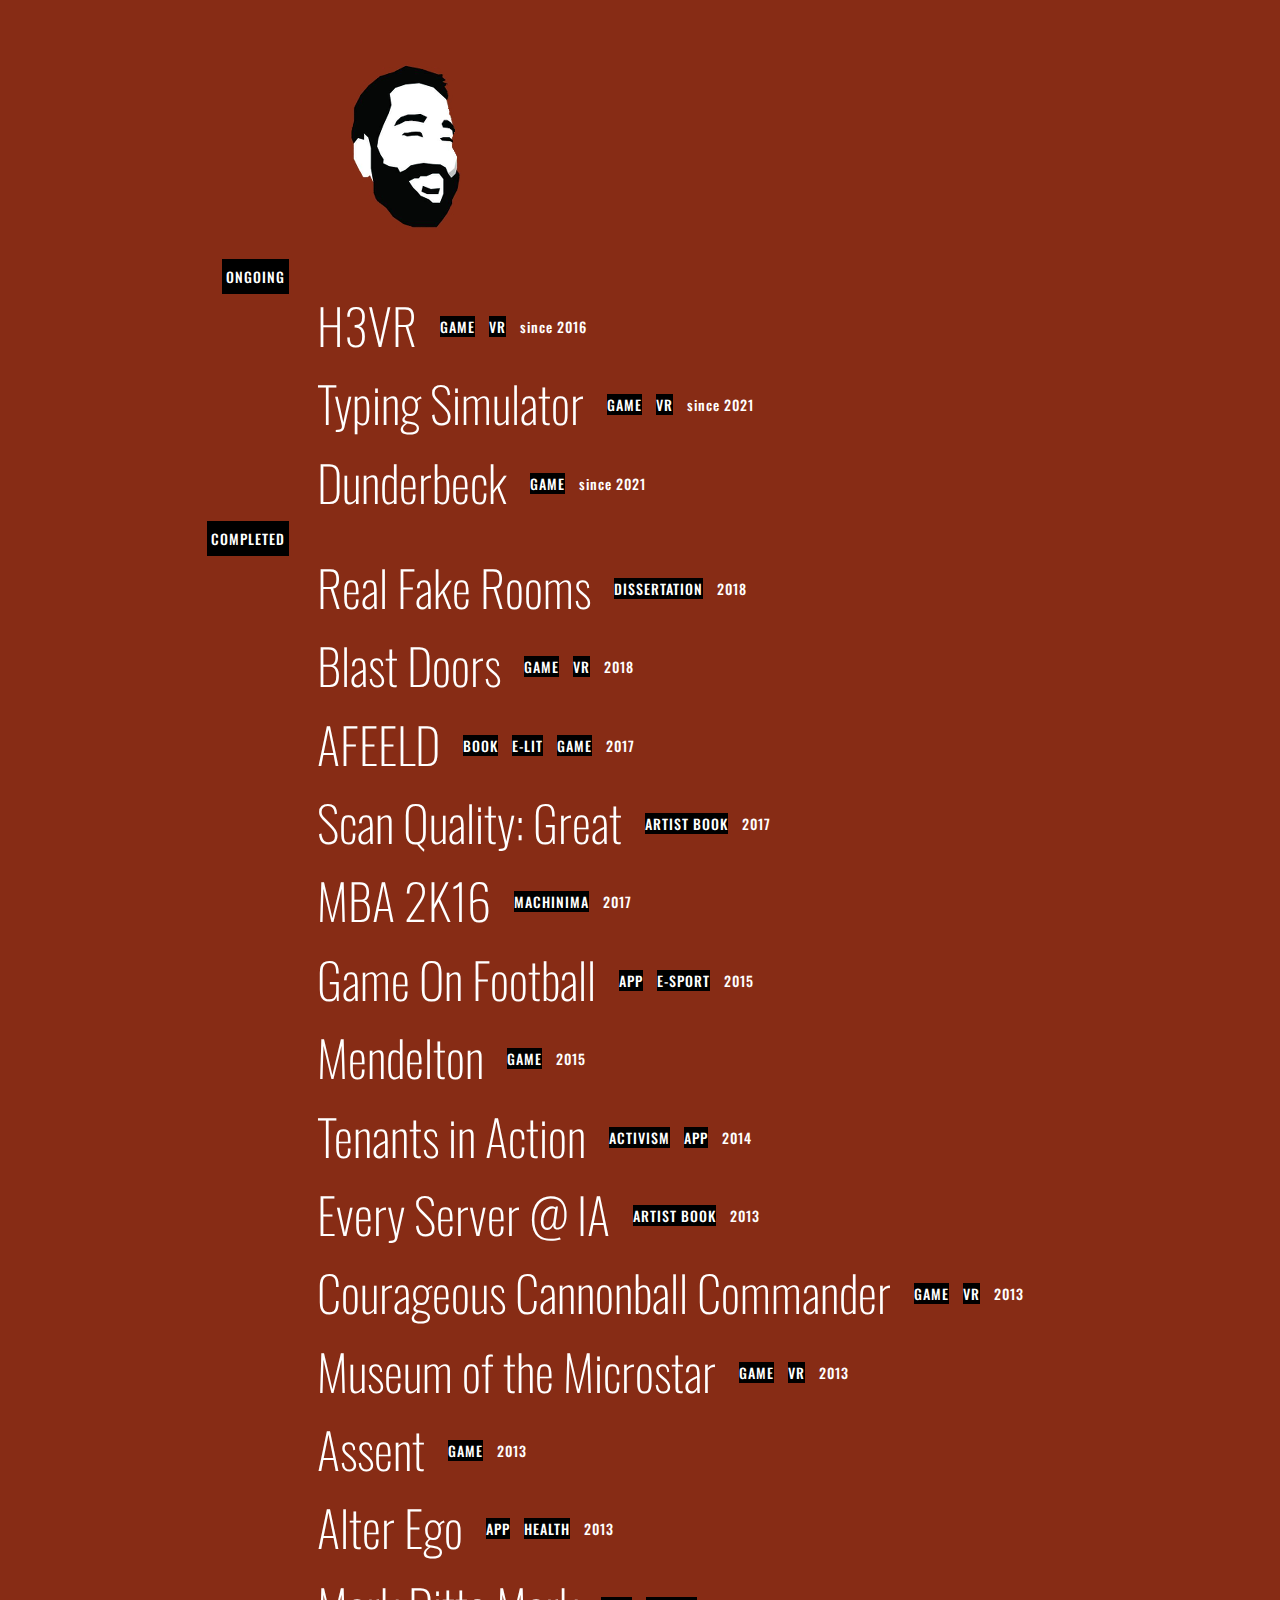
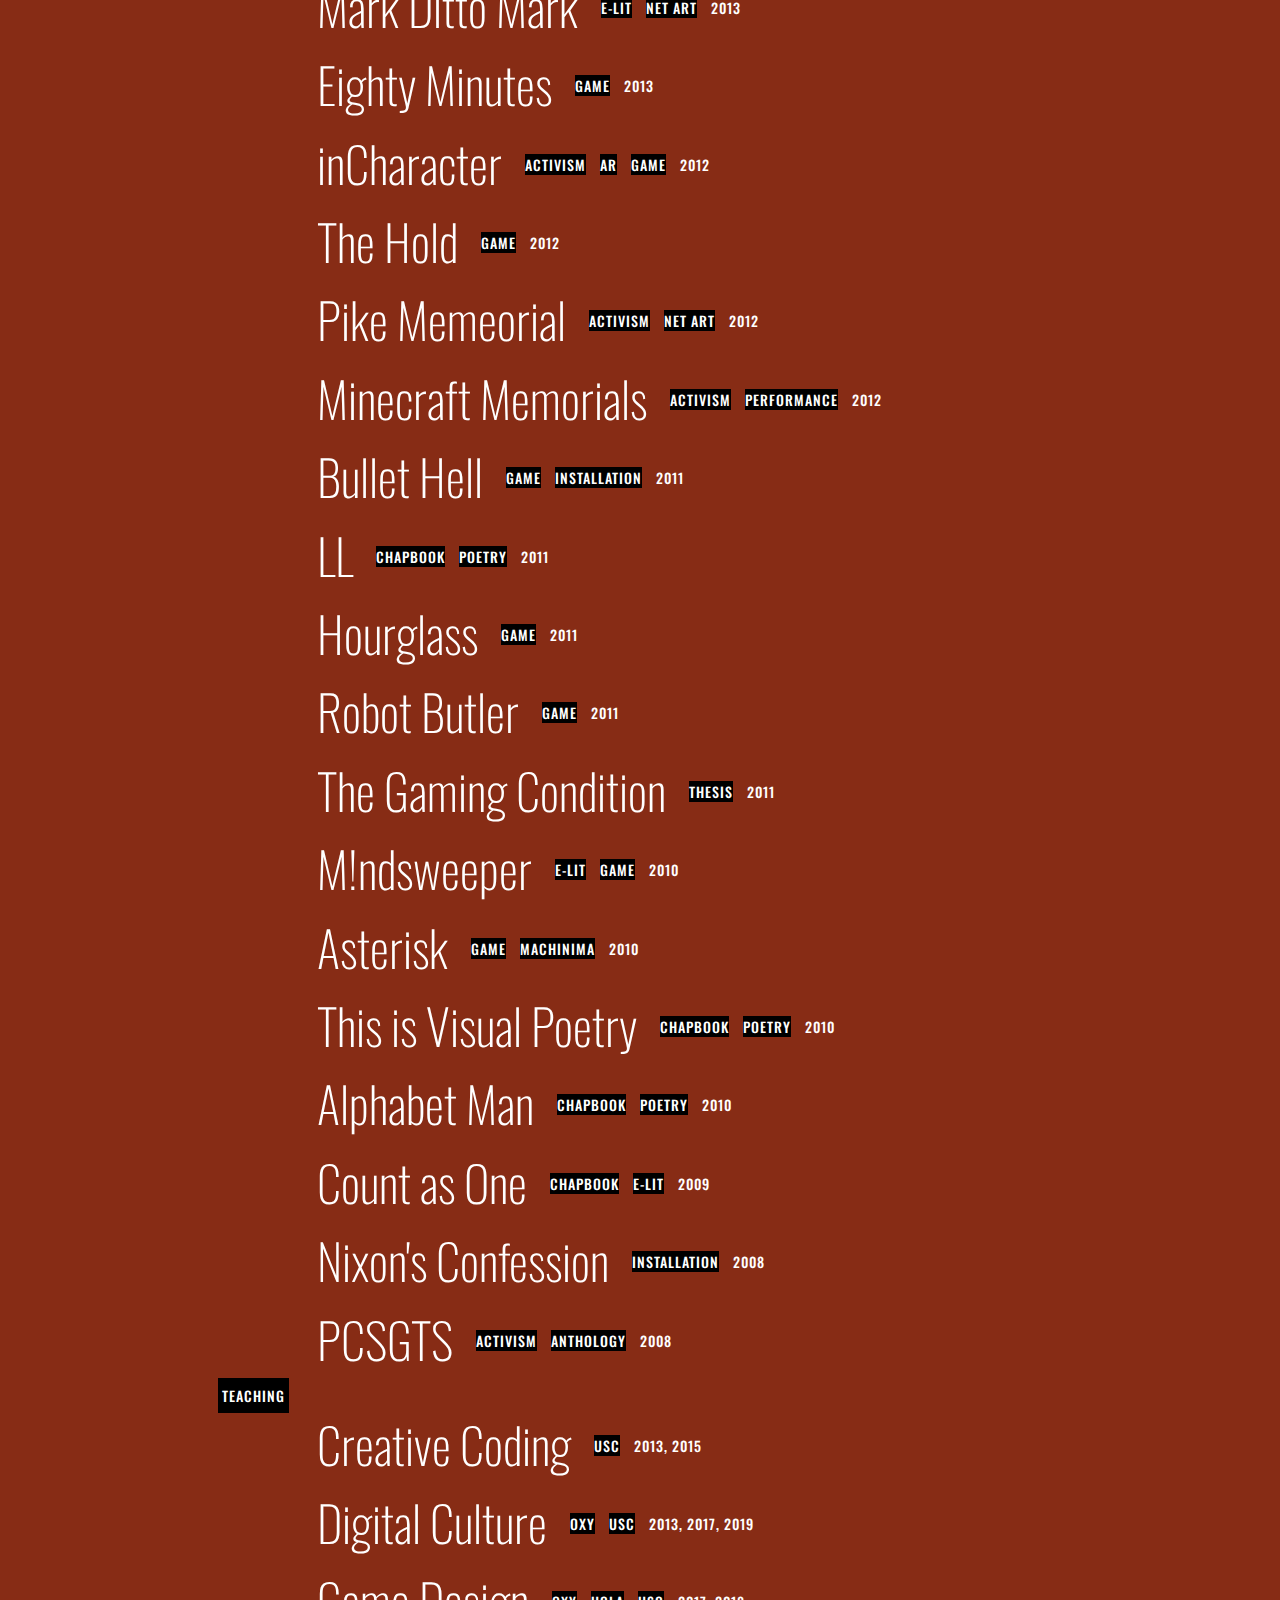
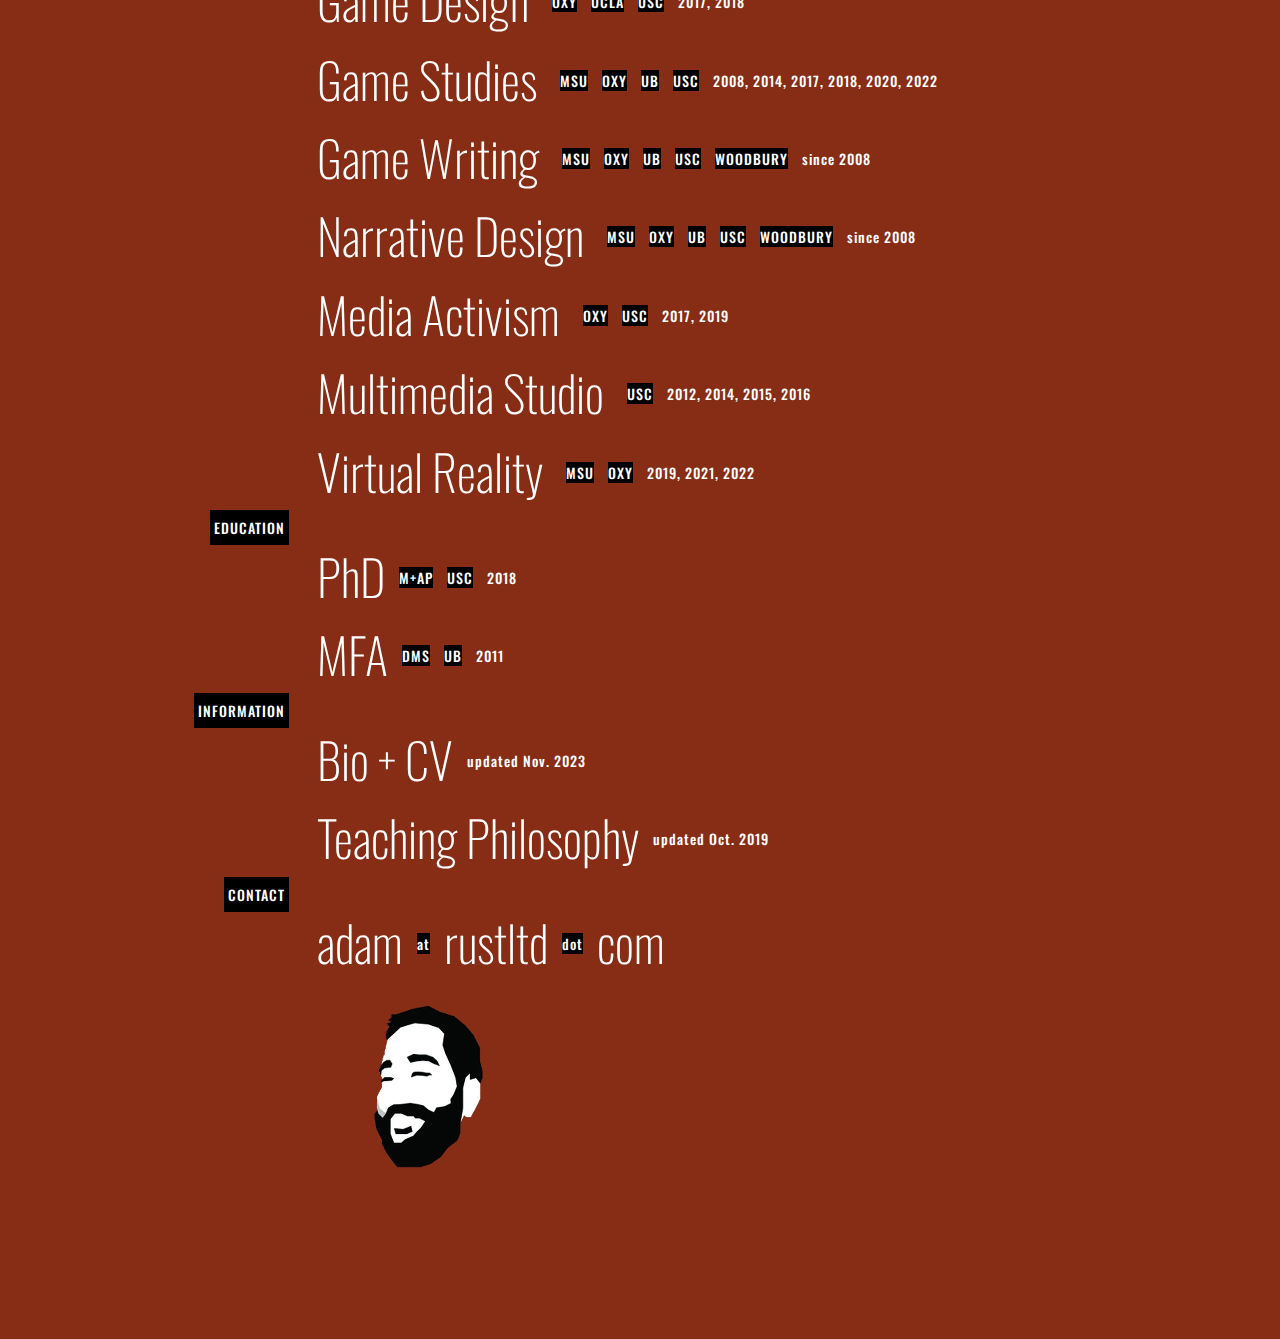
<file: index.html>
<!DOCTYPE html>
<html lang="en">

<head>
    <title>Adam Sulzdorf-Liszkiewicz</title>
    <meta charset="utf-8">
    <meta name="viewport" content="width=device-width, initial-scale=1">
    <link href="https://fonts.googleapis.com/css?family=Open+Sans|Oswald&display=swap" rel="stylesheet">
    <link rel="stylesheet" type="text/css" href="css/style.css">
    <meta name="description" content="Designer, Educator, and Writer">
    <link rel="icon" type="image/png" href="img/icon.png" />
</head>

<body class="home">
    <main>
        <p>
        <img src="img/head.png" alt="Adam">
        </p>
        <!-- <p>Your Name</p> -->
        <h3>Ongoing</h3>
        <p><a class="internal" href="projects/H3VR.html">H3VR</a>
            <span class="sm">GAME</span><span class="sm">VR</span><time>since 2016</time>
        </p>
        <!--
        <p><a class="internal" href="projects/projectTemplate.html">Surreal Estate</a>
            <span class="sm">BOOK</span><time>since 2019</time>
        </p>
        -->
        <p><a href="https://typingsimulator.com/">Typing Simulator</a>
            <span class="sm">GAME</span><span class="sm">VR</span><time>since 2021</time>
        </p>
        <p><a class="internal" href="projects/Dunderbeck.html">Dunderbeck</a>
            <span class="sm">GAME</span><time>since 2021</time>
        </p>
  
        <!-- NEW SECTION -->
        <h3>Completed</h3>
        <p><a class="internal" href="projects/RealFake.html">Real Fake Rooms</a>
            <span class="sm">DISSERTATION</span><time>2018</time> 
        </p>
        <p><a class="internal" href="projects/BlastDoors.html">Blast Doors</a>
            <span class="sm">GAME</span><span class="sm">VR</span><time>2018</time>
        </p>
        <!--
        <p><a class="internal" href="projects/NotAbandoned.html">Not Abandoned</a>
            <span class="sm">ACTIVISM</span><span class="sm">VR</span><time>since 2018</time>
        </p>
        -->
        <p><a class="internal" href="projects/AFEELD.html">AFEELD</a>
            <span class="sm">BOOK</span><span class="sm">E-LIT</span><span class="sm">GAME</span><time>2017</time>
        </p>
        <p><a class="internal" href="projects/Scan.html">Scan Quality: Great</a>
            <span class="sm">ARTIST BOOK</span><time>2017</time>
        </p>
        <p><a class="internal" href="projects/MBA2K16.html">MBA 2K16</a>
            <span class="sm">MACHINIMA</span><time>2017</time>
        </p>
        <p><a class="internal" href="projects/GameOn.html">Game On Football</a>
            <span class="sm">APP</span><span class="sm">E-SPORT</span><time>2015</time>
        </p>
        <p>Mendelton
            <span class="sm">GAME</span><time>2015</time>

        <p><a href="http://calltia.com/">Tenants in Action</a>
            <span class="sm">ACTIVISM</span><span class="sm">APP</span><time>2014</time>
        </p>
        </p>
        <p><a href="https://everyserver.tumblr.com/">Every Server @ IA</a>
            <span class="sm">ARTIST BOOK</span><time>2013</time>
        </p>
        <p><a class="internal" href="projects/CCC.html">Courageous Cannonball Commander</a>
            <span class="sm">GAME</span><span class="sm">VR</span><time>2013</time>
        </p>
        <p><a class="internal" href="projects/Microstar.html">Museum of the Microstar</a>
            <span class="sm">GAME</span><span class="sm">VR</span><time>2013</time>
        </p>
        <p><a href="https://youtu.be/q5KaTbeH8tI">Assent</a>
            <span class="sm">GAME</span><time>2013</time>
        </p>
        <p>Alter Ego
            <span class="sm">APP</span><span class="sm">HEALTH</span><time>2013</time>
        </p>
        <p><a href="https://elmcip.net/creative-work/mark-ditto-mark">Mark Ditto Mark</a>
            <span class="sm">E-LIT</span><span class="sm">NET ART</span><time>2013</time>
        </p>
        <p><a href="https://vimeo.com/53633834#t=154s">Eighty Minutes</a>
            <span class="sm">GAME</span><time>2013</time>
        </p>
        <p><a href="https://susanaruiz.org/takeactiongames-incharacter">inCharacter</a>
            <span class="sm">ACTIVISM</span><span class="sm">AR</span><span class="sm">GAME</span><time>2012</time>
        </p>
        <p><a href="https://web.archive.org/web/20130313014954/http://theholdgame.com/">The Hold</a>
            <span class="sm">GAME</span><time>2012</time>
        </p>
        <p><a href="https://chrome.google.com/webstore/detail/the-lt-john-pike-memorial/kphhjckajbnglhjibcfcbddblleicogd">Pike Memeorial</a>
            <span class="sm">ACTIVISM</span><span class="sm">NET ART</span><time>2012</time>
        </p>
        <p>Minecraft Memorials
            <span class="sm">ACTIVISM</span><span class="sm">PERFORMANCE</span><time>2012</time>
        </p>
        <p><a href="https://ivc.lib.rochester.edu/bullet-hell/">Bullet Hell</a>
            <span class="sm">GAME</span><span class="sm">INSTALLATION</span><time>2011</time>
        </p>
        <p><a href="https://scharmeliris.wordpress.com/books/a-j-patrick-liszkiewicz/">LL</a>
            <span class="sm">CHAPBOOK</span><span class="sm">POETRY</span><time>2011</time>
        </p>
        <p><a href="https://vimeo.com/17039604">Hourglass</a>
            <span class="sm">GAME</span><time>2011</time>
        </p>
        <p>Robot Butler
            <span class="sm">GAME</span><time>2011</time>
        </p>
        <p><a href="https://ubir.buffalo.edu/xmlui/handle/10477/46995">The Gaming Condition</a>
            <span class="sm">THESIS</span><time>2011</time> 
        </p>
        <p><a href="https://www.cddc.vt.edu/digitaloriginals/afeeld/?concretegames/mndsweeper/">M!ndsweeper</a>
            <span class="sm">E-LIT</span><span class="sm">GAME</span><time>2010</time>
        </p>
        <p><a href="https://www.cddc.vt.edu/digitaloriginals/afeeld/?concretegames/asterisk-in-progress/">Asterisk</a>
            <span class="sm">GAME</span><span class="sm">MACHINIMA</span><time>2010</time>
        </p>
        <p><a href="https://www.cddc.vt.edu/digitaloriginals/afeeld/?output/this-is-visual-poetry/">This is Visual Poetry</a>
            <span class="sm">CHAPBOOK</span><span class="sm">POETRY</span><time>2010</time>
        </p>
        <p><a href="https://www.cddc.vt.edu/digitaloriginals/afeeld/?project/alphabet-man/">Alphabet Man</a>
            <span class="sm">CHAPBOOK</span><span class="sm">POETRY</span><time>2010</time>
        </p>
        <p><a href="https://www.cddc.vt.edu/digitaloriginals/afeeld/?countasone/circuits/">Count as One</a>
            <span class="sm">CHAPBOOK</span><span class="sm">E-LIT</span><time>2009</time>
        </p>
        <p>Nixon's Confession
            <span class="sm">INSTALLATION</span><time>2008</time>
        </p>
        <p><a class="internal" href="projects/PCSGTS.pdf">PCSGTS</a>
            <span class="sm">ACTIVISM</span><span class="sm">ANTHOLOGY</span><time>2008</time>
        </p>
        <!-- NEW SECTION -->
        <h3>Teaching</h3>
        <p>Creative Coding
            <span class="sm">USC</span><time>2013, 2015</time>
        </p>
        <p>Digital Culture
            <span class="sm">OXY</span><span class="sm">USC</span><time>2013, 2017, 2019</time>
        </p>
        <p>Game Design
            <span class="sm">OXY</span><span class="sm">UCLA</span><span class="sm">USC</span><time>2017, 2018</time>
        </p>
        <p>Game Studies
            <span class="sm">MSU</span><span class="sm">OXY</span><span class="sm">UB</span><span class="sm">USC</span><time>2008, 2014, 2017, 2018, 2020, 2022</time>
        </p>
        <p>Game Writing
            <span class="sm">MSU</span><span class="sm">OXY</span><span class="sm">UB</span><span class="sm">USC</span><span class="sm">WOODBURY</span><time>since 2008</time>
        </p>
        <p>Narrative Design
            <span class="sm">MSU</span><span class="sm">OXY</span><span class="sm">UB</span><span class="sm">USC</span><span class="sm">WOODBURY</span><time>since 2008</time>
        </p>
        <p>Media Activism
            <span class="sm">OXY</span><span class="sm">USC</span><time>2017, 2019</time>
        </p>
        <p>Multimedia Studio
            <span class="sm">USC</span><time>2012, 2014, 2015, 2016</time>
        </p>
        <p>Virtual Reality
            <span class="sm">MSU</span><span class="sm">OXY</span><time>2019, 2021, 2022</time>
        </p>

        <!-- NEW SECTION -->
        <h3>Education</h3>
        <p><abbr title="Doctor of Philosophy">PhD</abbr><a class="sm" href="https://map.usc.edu/"><abbr title="Media Arts + Practice">M+AP</abbr></a><a class="sm" href="http://usc.edu/"><abbr title="University of Southern California">USC</abbr></a><time>2018</time>
        </p>
        <p><abbr title="Master of Fine Arts">MFA</abbr><a class="sm" href="https://arts-sciences.buffalo.edu/media-study.html"><abbr title="Department of Media Study">DMS</abbr></a><a class="sm" href="http://buffalo.edu/"><abbr title="University at Buffalo">UB</abbr></a><time>2011</time>
        </p>
        <!-- NEW SECTION -->
        <h3>Information</h3>
        <p><a href="info/bio.html"><abbr title="Biography">Bio + CV</abbr></a><time>updated Nov. 2023</time>
        </p>
        <!--<p>Bibliography<time>updated Oct. 2019</time>
        </p>-->
        <p><a href="info/Teaching_AdamSL.pdf">Teaching Philosophy</a><time>updated Oct. 2019</time>
        </p>
        <!-- NEW SECTION -->
        <h3>Contact</h3>
        <address>adam<span class="sm">at</span>rustltd<span class="sm">dot</span>com</address>
        <!--
        <p></span>AdamLiszkiewicz<span class="sm">FACEBOOK</span>
        </p>
        <p></span>AdamLiszkiewicz<span class="sm">TWITTER</span>
        </p>
        <p></span>liszkiewicz<span class="sm">INSTAGRAM</span>
        </p>
        <p></span>liszkiewicz<span class="sm">GITHUB</span>
        </p>
        <p></span>liszkiewicz<span class="sm">LINKEDIN</span>
        </p>
        -->
        <p>
        <a class="internal" href="index.html"><img src="img/headBack.png" alt="Adam"></a>
        </p>
    </main>
    <!-- <script>
        (function(i, s, o, g, r, a, m) {
            i['GoogleAnalyticsObject'] = r;
            i[r] = i[r] || function() {
                (i[r].q = i[r].q || []).push(arguments)
            }, i[r].l = 1 * new Date();
            a = s.createElement(o),
                m = s.getElementsByTagName(o)[0];
            a.async = 1;
            a.src = g;
            m.parentNode.insertBefore(a, m)
        })(window, document, 'script', 'https://www.google-analytics.com/analytics.js', 'ga');
        ga('create', 'UA-104913709-1', 'auto');
        ga('send', 'pageview');
    </script> -->
</body>

</html>
</file>
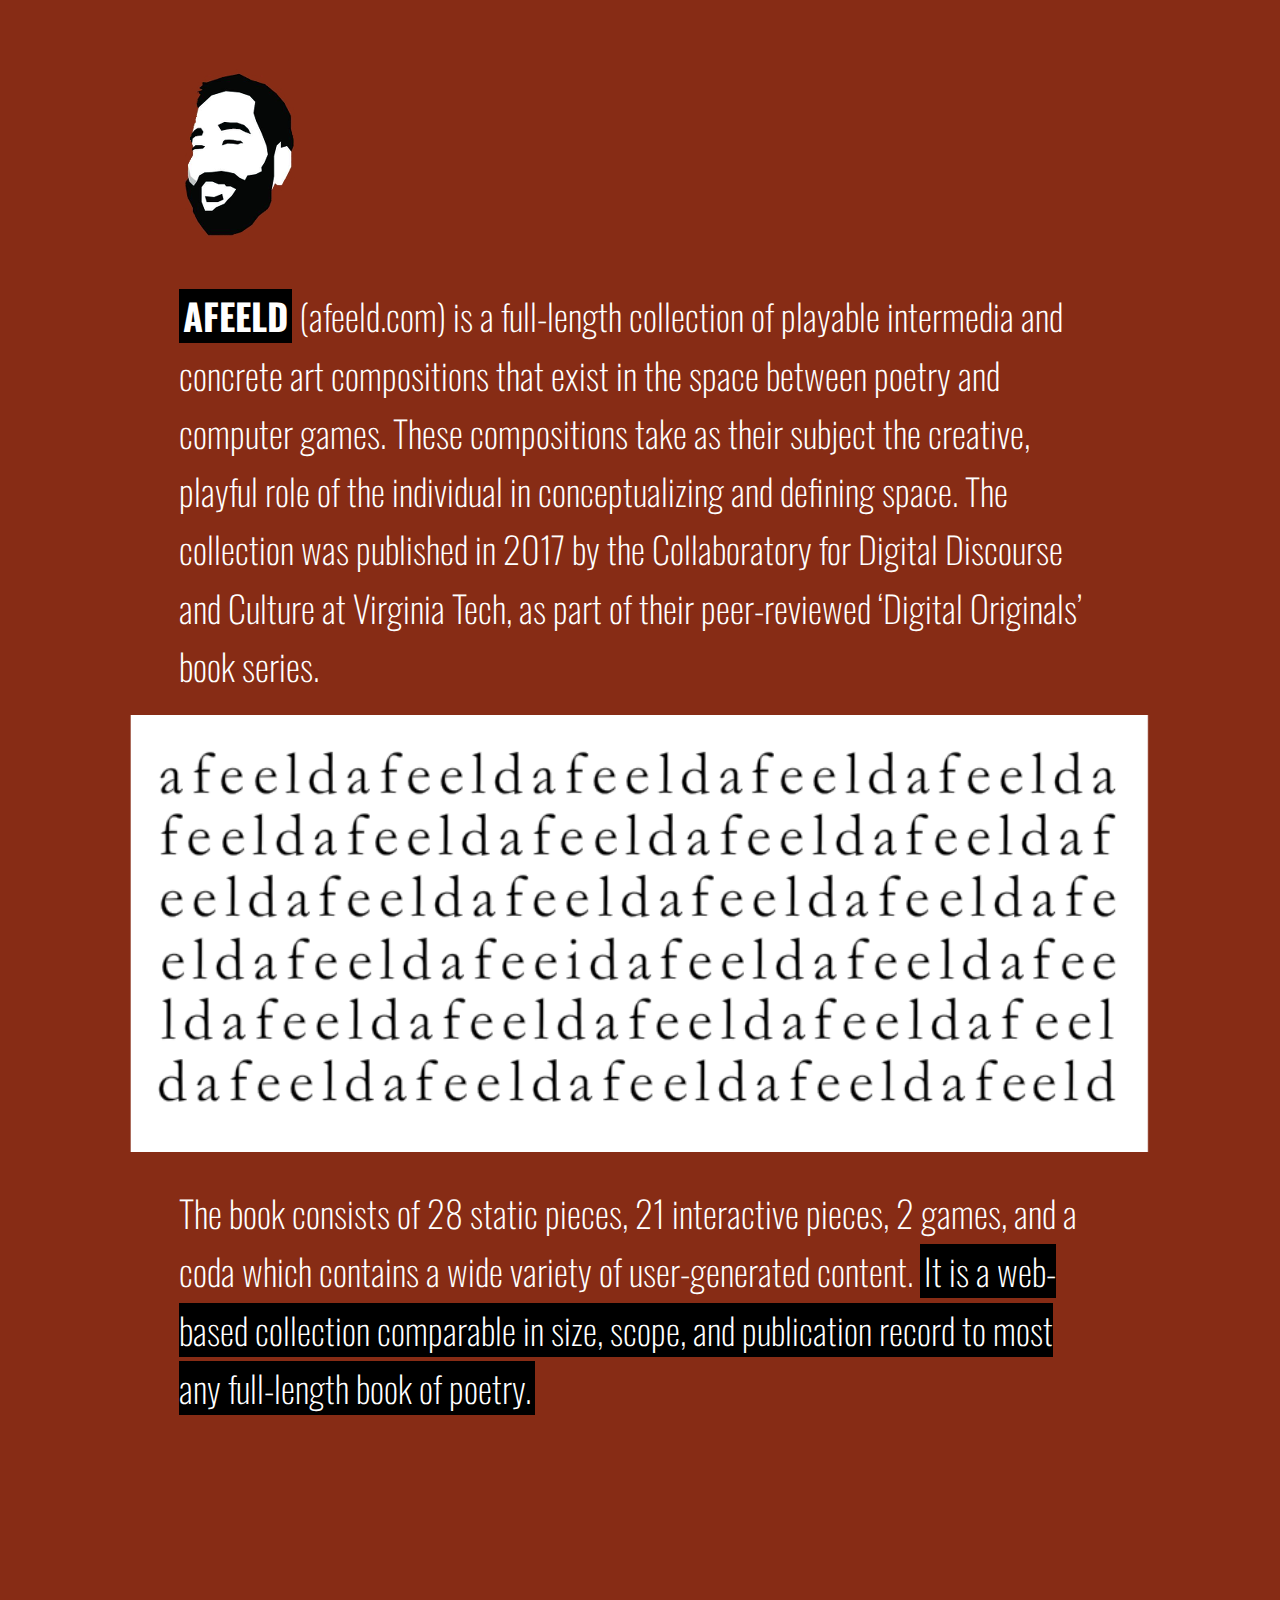
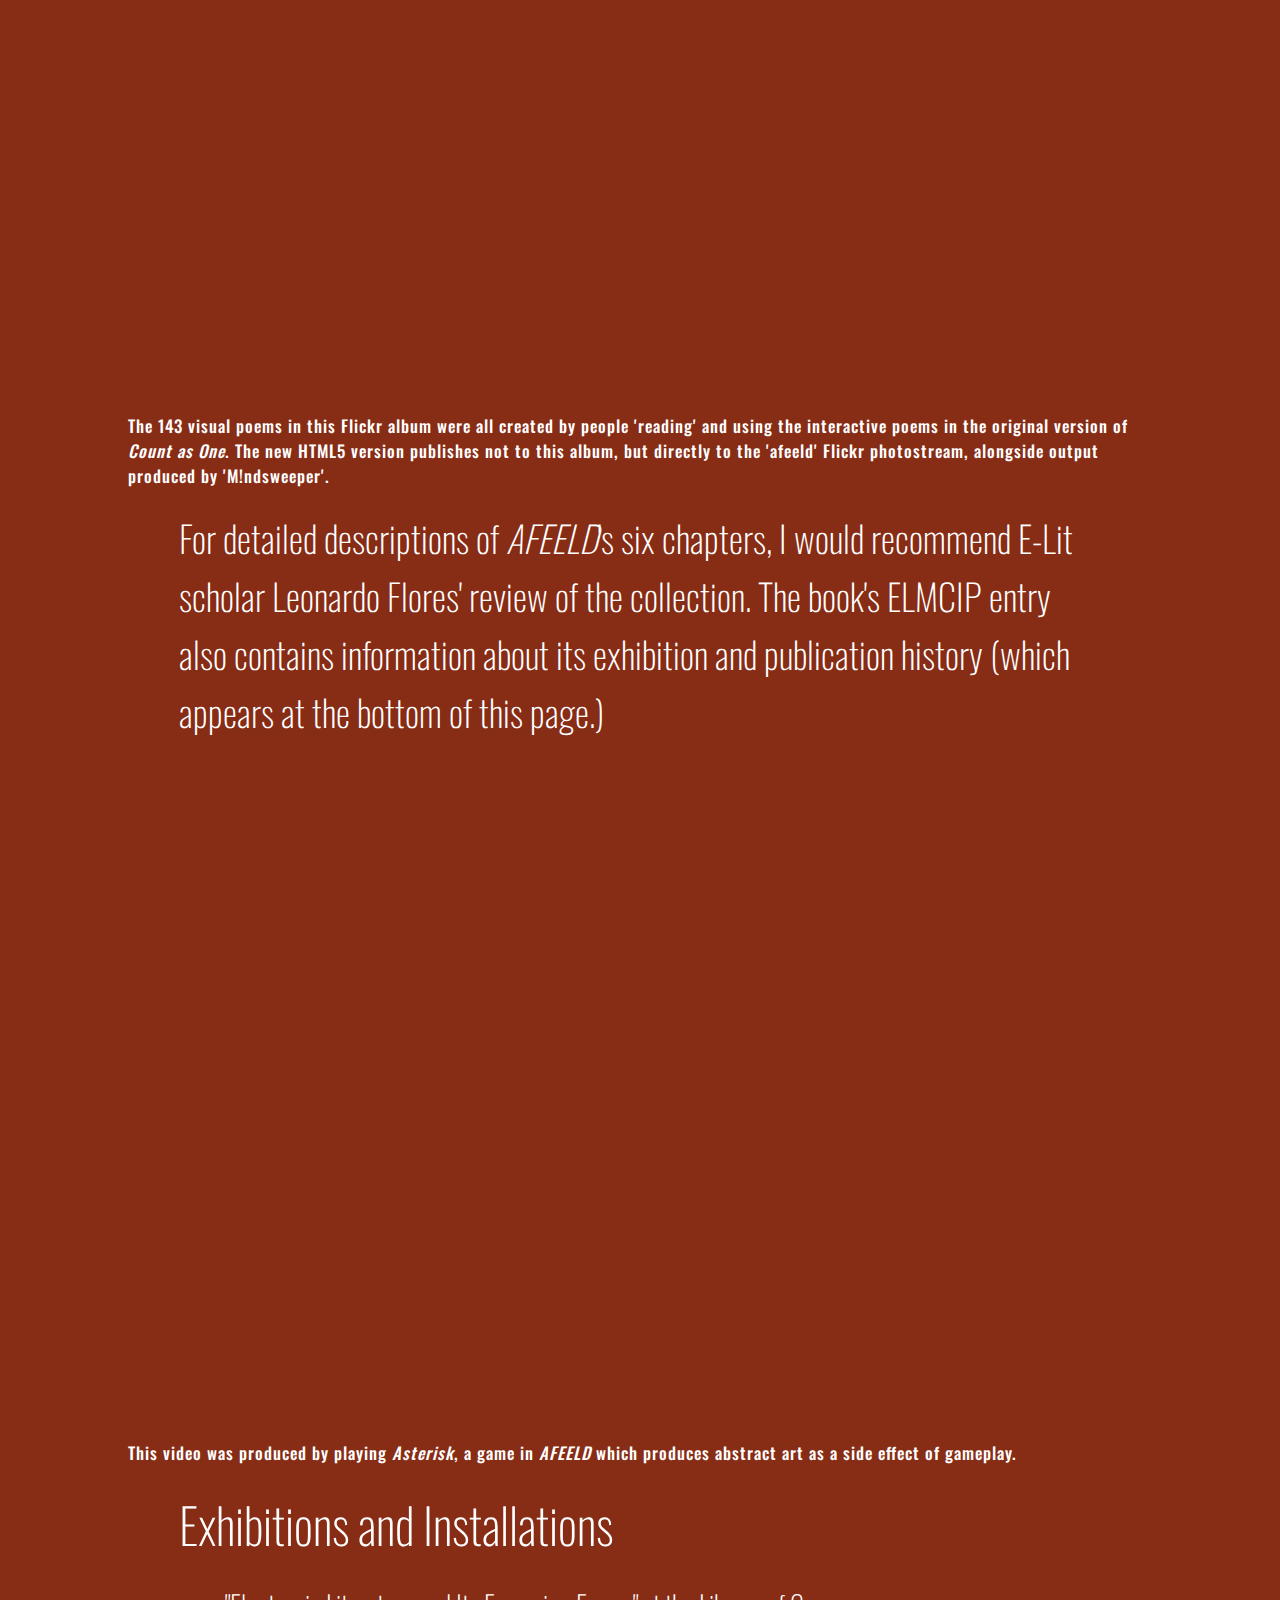
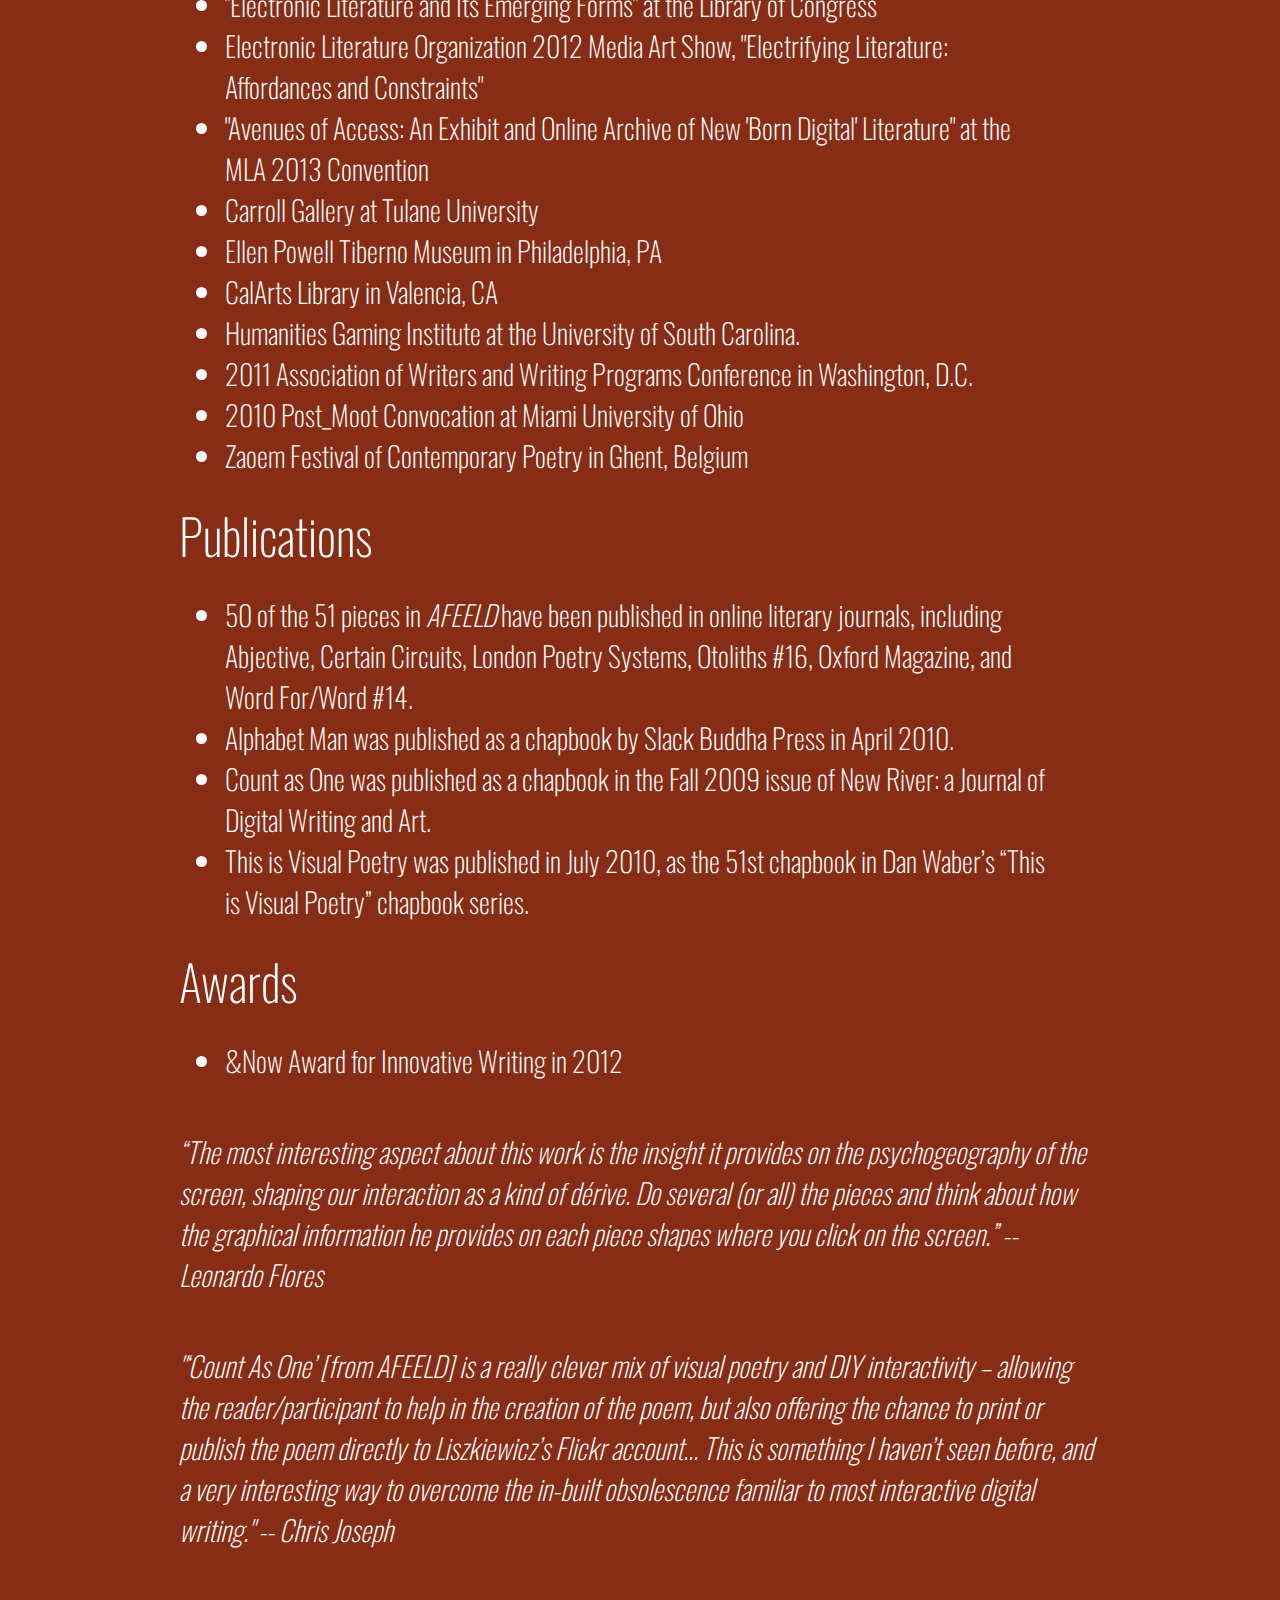
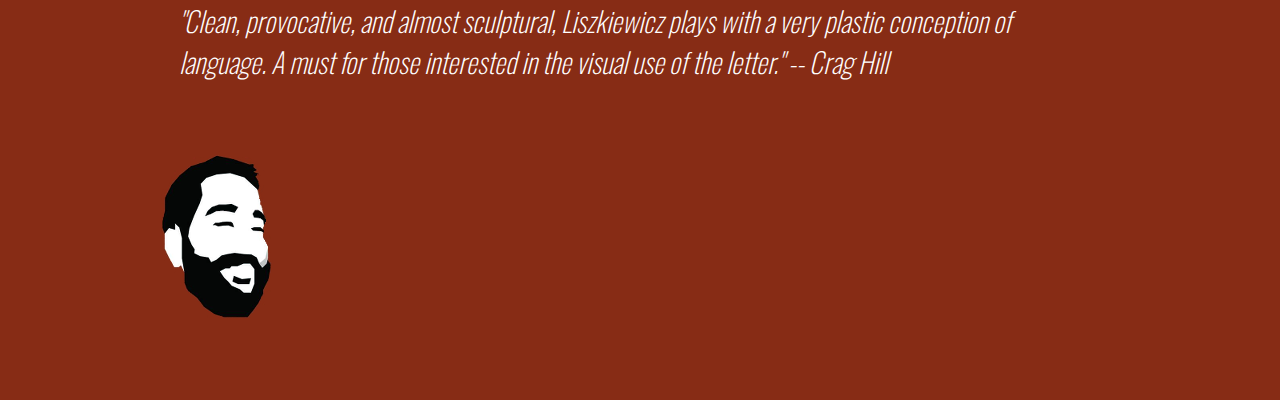
<file: projects/AFEELD.html>
<!DOCTYPE html>
<html lang="en">

<head>
    <title>AFEELD</title>
    <meta charset="utf-8">
    <meta name="viewport" content="width=device-width, initial-scale=1">
    <!--<link rel="stylesheet" type="text/css" href="https://cloud.typography.com/69386/6460372/css/fonts.css">-->
    <link href="https://fonts.googleapis.com/css?family=Open+Sans|Oswald&display=swap" rel="stylesheet">
    <link rel="stylesheet" type="text/css" href="../css/style.css">
    <meta name="description" content="Add project description here">
</head>

<!--<body class="work skinner">-->
<body>
<a name="top"></a>
<div class="margins">
    <main>
        <p>
        <a class="internal" href="../index.html"><img src="../img/headBack.png" alt="Adam"></a>
        </p>
        <!--Logline-->
        <p class="marginsInterior"><span class="highlight" style="font-weight: 700;"><a href="http://afeeld.com/">AFEELD</a></span> <a href="http://afeeld.com/">(afeeld.com)</a> is a full-length collection of playable intermedia and concrete art compositions that exist in the space between poetry and computer games. These compositions take as their subject the creative, playful role of the individual in conceptualizing and defining space. The collection was published in 2017 by the <a href="https://www.cddc.vt.edu/">Collaboratory for Digital Discourse and Culture at Virginia Tech</a>, as part of their peer-reviewed ‘Digital Originals’ book series.
        </p>
        <figure><a href="http://afeeld.com/"><img src="../img/AFEELD/AFEELD_Banner.png" class="responsive"></a></figure>

        <!--Project Description: Meaning and Context-->
        <p class="marginsInterior"><a href="http://afeeld.com/">The book</a> consists of 28 static pieces, 21 interactive pieces, 2 games, and a coda which contains a wide variety of user-generated content. <span class="highlight"> It is a web-based collection comparable in size, scope, and publication record to most any full-length book of poetry.</span>
        </p>

        <!-- Adding an image carousel here. Includes captions.-->
        <style>.embed-container { position: relative; padding-bottom: 56.25%; height: 0; overflow: hidden; max-width: 100%; } .embed-container iframe, .embed-container object, .embed-container embed { position: absolute; top: 0; left: 0; width: 100%; height: 100%; }</style><div class='embed-container'><iframe src='https://www.flickr.com/photos/afeeld/sets/72157624909989904/player/' width='100%' height='100%' frameborder='0' allowfullscreen webkitallowfullscreen mozallowfullscreen oallowfullscreen msallowfullscreen></iframe></div>
       <figcaption>
            The 143 visual poems in this Flickr album were all created by people 'reading' and using the interactive poems in the original version of <i>Count as One</i>. The new HTML5 version publishes not to this album, but directly to the 'afeeld' Flickr photostream, alongside output produced by 'M!ndsweeper'.
        </figcaption>

       <!--Project Description: What you did, and the state of the project-->
        <p class="marginsInterior">For detailed descriptions of <i>AFEELD</i>'s six chapters, I would recommend <a href="http://iloveepoetry.org/?p=354">E-Lit scholar Leonardo Flores' review of the collection</a>. The book's <a href="https://elmcip.net/creative-work/afeeld">ELMCIP entry</a> also contains information about its exhibition and publication history (which appears at the bottom of this page.)
        </p>

        <!-- Video embed test. You want the video to scale responsively. Use this: https://embedresponsively.com/ -->
        <div style="padding:66.25% 0 0 0;position:relative;"><iframe src="https://player.vimeo.com/video/10341056?byline=0&portrait=0" style="position:absolute;top:0;left:0;width:100%;height:100%;" frameborder="0" allow="autoplay; fullscreen" allowfullscreen></iframe></div><script src="https://player.vimeo.com/api/player.js"></script>
        <figcaption>
            This video was produced by playing <i>Asterisk</i>, a game in <i>AFEELD</i> which produces abstract art as a side effect of gameplay.
        </figcaption>

        <!-- This is the place for lists of exhibitions, publications, awards, etc. Should probably use bullet points. -->
        <div class="marginsInterior">
        <p>Exhibitions and Installations
            <ul class="marginsInterior">
              <li><a href="http://dtc-wsuv.org/elit/elit-loc/">"Electronic Literature and Its Emerging Forms" at the Library of Congress</a></li>
              <li><a href="http://dtc-wsuv.org/elit/elo2012/elo2012/Welcome.html"> Electronic Literature Organization 2012 Media Art Show, "Electrifying Literature: Affordances and Constraints"</a></li>
              <li><a href="http://dtc-wsuv.org/elit/mla2013/index.html">"Avenues of Access: An Exhibit and Online Archive of New 'Born Digital' Literature" at the MLA 2013 Convention</a></li>
              <li>Carroll Gallery at Tulane University</li>
              <li>Ellen Powell Tiberno Museum in Philadelphia, PA</li>
              <li>CalArts Library in Valencia, CA</li>
              <li>Humanities Gaming Institute at the University of South Carolina.</li>
              <li>2011 Association of Writers and Writing Programs Conference in Washington, D.C.</li>
              <li>2010 Post_Moot Convocation at Miami University of Ohio</li>
              <li>Zaoem Festival of Contemporary Poetry in Ghent, Belgium</li>
            </ul>
        </p>
        </div>
        <div class="marginsInterior">
        <p>Publications
            <ul class="marginsInterior">
              <li>50 of the 51 pieces in <i>AFEELD</i> have been published in online literary journals, including Abjective, Certain Circuits, London Poetry Systems, Otoliths #16, Oxford Magazine, and Word For/Word #14.</li>
              <li>Alphabet Man was published as a chapbook by Slack Buddha Press in April 2010.</li>
              <li>Count as One was published as a chapbook in the Fall 2009 issue of New River: a Journal of Digital Writing and Art.</li>
              <li>This is Visual Poetry was published in July 2010, as the 51st chapbook in Dan Waber’s “This is Visual Poetry” chapbook series.</li>
            </ul>
        </p>
        <p>Awards
            <ul class="marginsInterior">
              <li>&amp;Now Award for Innovative Writing in 2012</li>
            </ul>
        </p>
        <!-- Add a quote if you've got a relevant one here. -->
        <blockquote>
            “The most interesting aspect about this work is the insight it provides on the psychogeography of the screen, shaping our interaction as a kind of dérive. Do several (or all) the pieces and think about how the graphical information he provides on each piece shapes where you click on the screen.” -- <a href="http://iloveepoetry.org/?p=354">Leonardo Flores</a>
        </blockquote>
        <blockquote>
            "‘Count As One’ [from <i>AFEELD</i>] is a really clever mix of visual poetry and DIY interactivity – allowing the reader/participant to help in the creation of the poem, but also offering the chance to print or publish the poem directly to <a href="http://www.flickr.com/photos/afeeld/">Liszkiewicz’s Flickr account</a>... This is something I haven’t seen before, and a very interesting way to overcome the in-built obsolescence familiar to most interactive digital writing." -- <a href="https://web.archive.org/web/20100201070241/http://www.chrisjoseph.org/blog/reviews/count-as-one-by-liszkiewiczmiller-in-the-new-river-journal">Chris Joseph</a>
        </blockquote>
        <blockquote>
            "Clean, provocative, and almost sculptural, Liszkiewicz plays with a very plastic conception of language. A must for those interested in the visual use of the letter." -- <a href="https://scorecard.typepad.com/crag_hills_poetry_score/2010/06/slack-buddha-is-happy-to-announce-this-seasons-new-la-perruque-chapbooks-mohammad-moriarty-apps-lisz.html">Crag Hill</a>
        </blockquote>
        </div>

    <!-- Head as button leading to top of page. -->
        <p>
        <a class="internal" href="#top"><img src="../img/head.png" alt="Adam"></a>
        </p>
    </main>
    <script type="text/javascript" src="../js/slide.js"></script>
</div>
</body>

</html>
</file>
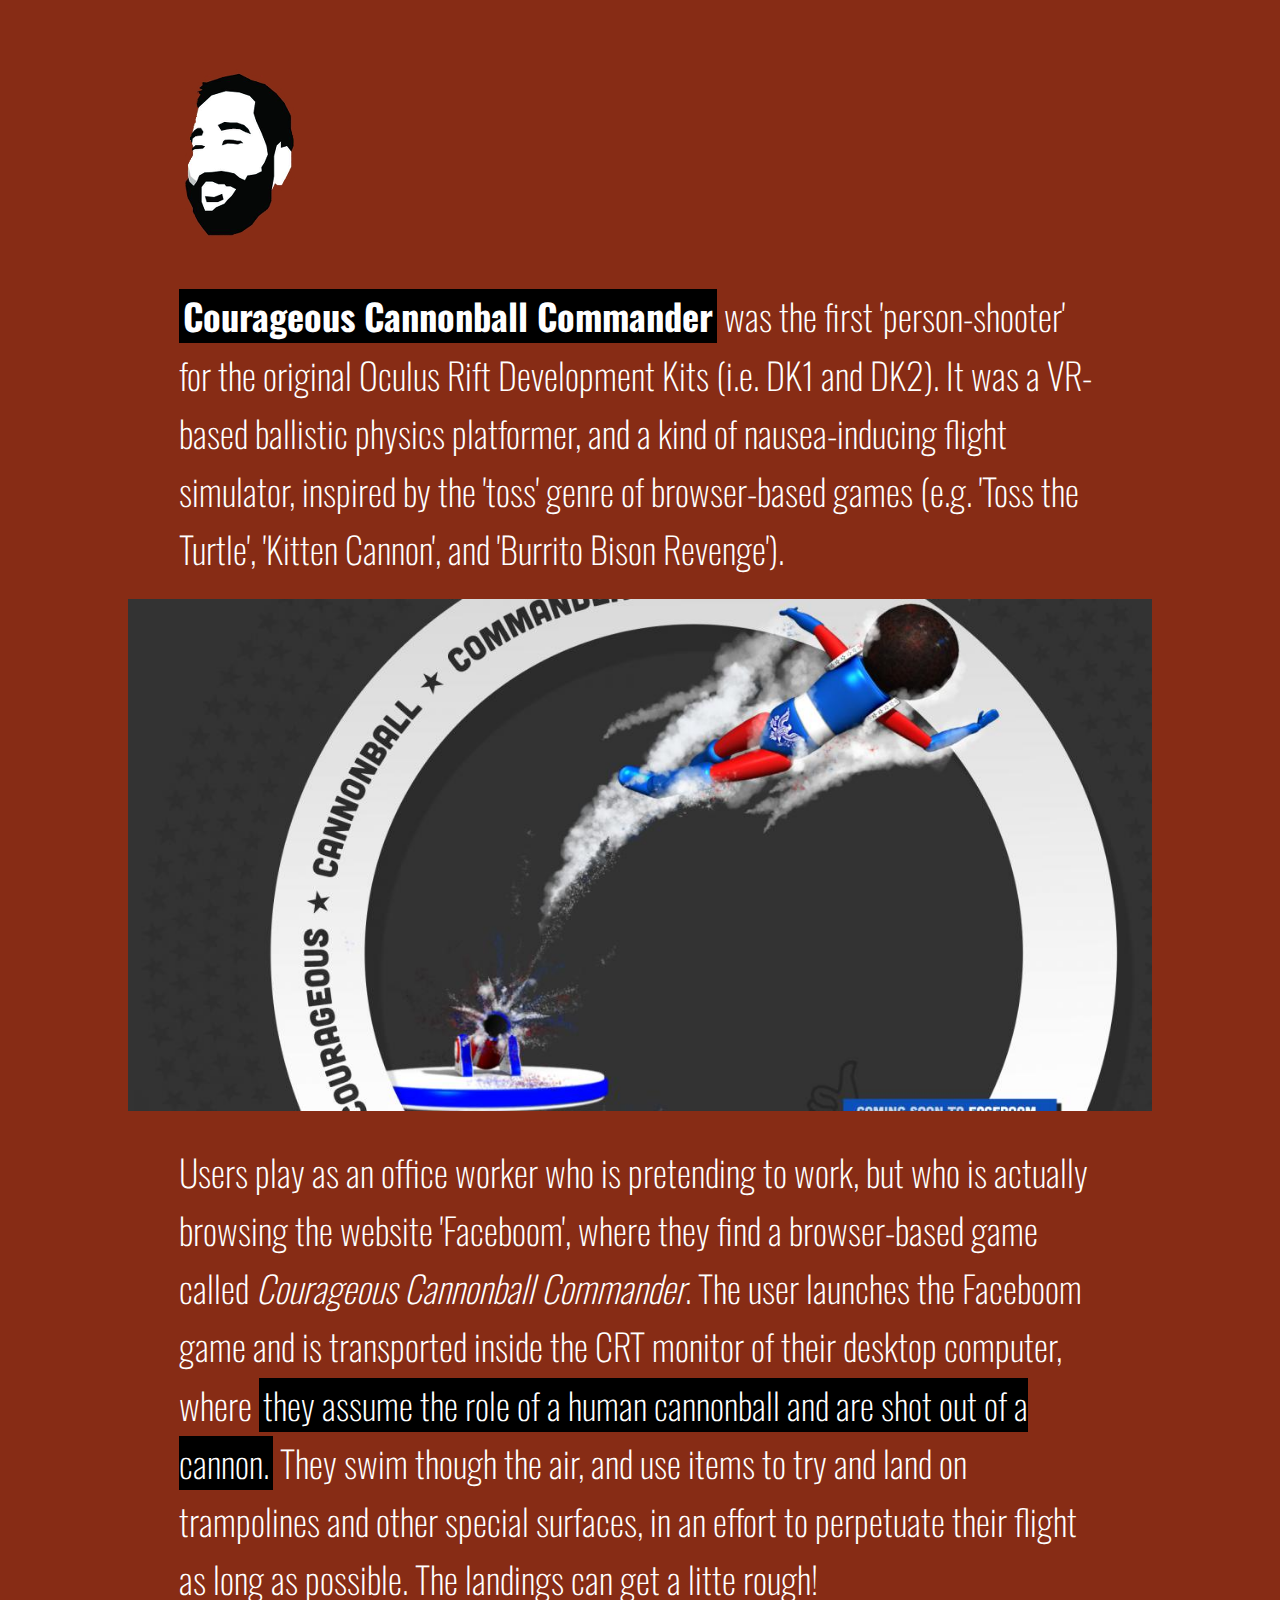
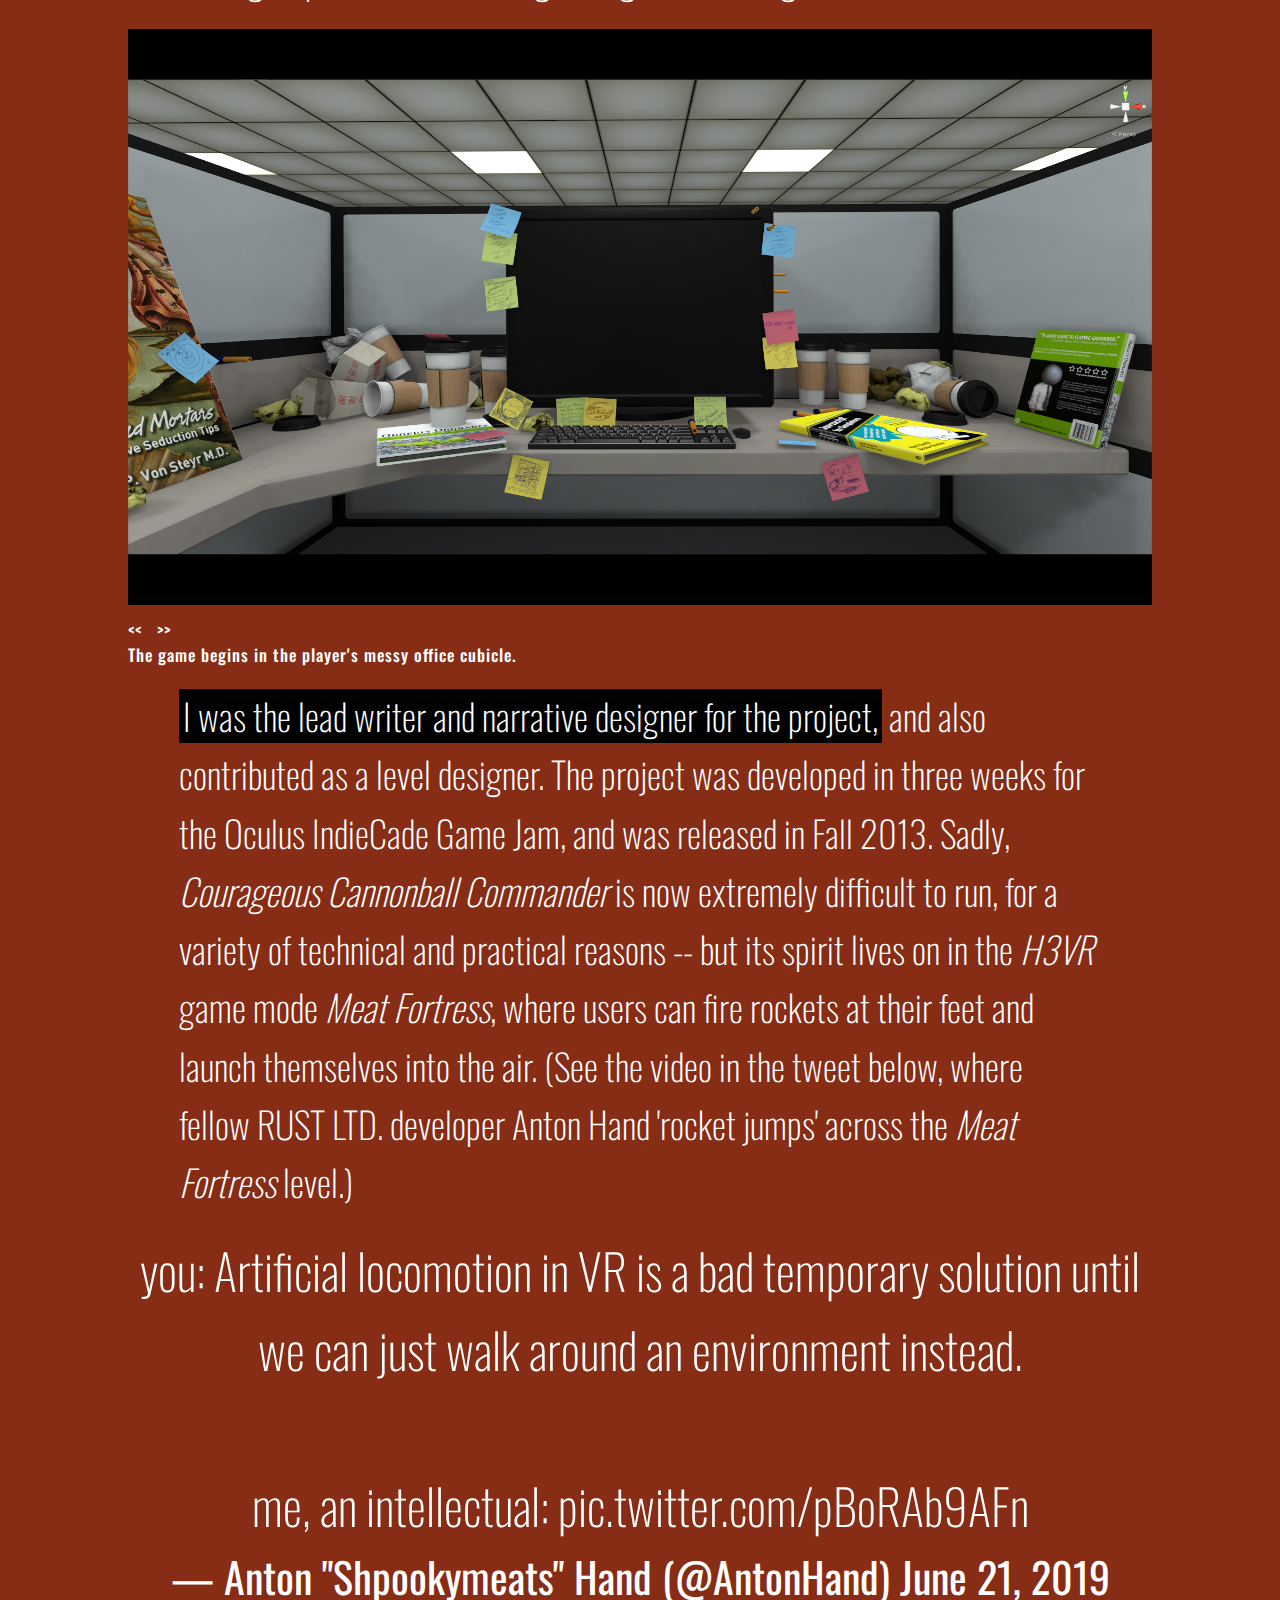
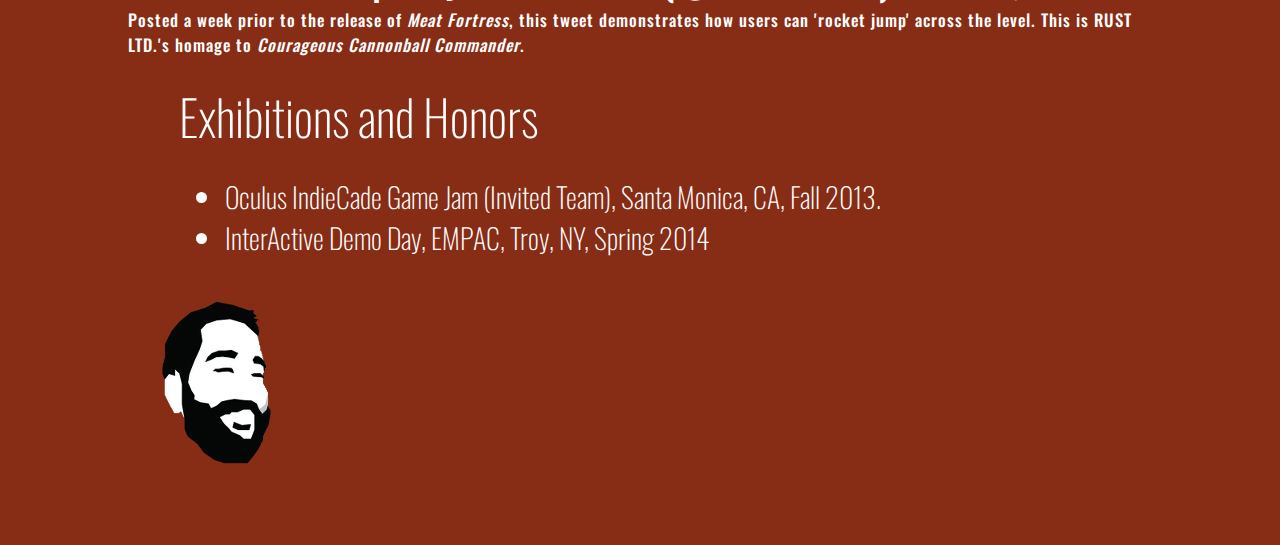
<file: projects/CCC.html>
<!DOCTYPE html>
<html lang="en">

<head>
    <title>Project Template</title>
    <meta charset="utf-8">
    <meta name="viewport" content="width=device-width, initial-scale=1">
    <!--<link rel="stylesheet" type="text/css" href="https://cloud.typography.com/69386/6460372/css/fonts.css">-->
    <link href="https://fonts.googleapis.com/css?family=Open+Sans|Oswald&display=swap" rel="stylesheet">
    <link rel="stylesheet" type="text/css" href="../css/style.css">
    <meta name="description" content="Add project description here">
</head>

<!--<body class="work skinner">-->
<body>
<a name="top"></a>
<div class="margins">
    <main>
        <p>
        <a class="internal" href="../index.html"><img src="../img/headBack.png" alt="Adam"></a>
        </p>
        <!--Logline-->
        <p class="marginsInterior"><span class="highlight" style="font-weight: 700;">Courageous Cannonball Commander</span> was the first 'person-shooter' for the original Oculus Rift Development Kits (i.e. DK1 and DK2). It was a VR-based ballistic physics platformer, and a kind of nausea-inducing flight simulator, inspired by the 'toss' genre of browser-based games (e.g. 'Toss the Turtle', 'Kitten Cannon', and 'Burrito Bison Revenge').
        </p>
        <figure><img src="../img/CCC_Banner.jpg" class="responsive"></figure>

        <!--Project Description: Meaning and Context-->
        <p class="marginsInterior">Users play as an office worker who is pretending to work, but who is actually browsing the website 'Faceboom', where they find a browser-based game called <i>Courageous Cannonball Commander</i>. The user launches the Faceboom game and is transported inside the CRT monitor of their desktop computer, where <span class="highlight">they assume the role of a human cannonball and are shot out of a cannon.</span> They swim though the air, and use items to try and land on trampolines and other special surfaces, in an effort to perpetuate their flight as long as possible. The landings can get a litte rough!
        </p>

        <!-- Adding an image carousel here. Includes captions.-->
        <figure class="slide" onClick="slide(1)"><img style="height: 100%; width: 100%; object-fit: contain" src="../img/CCC1.jpg">
            <figcaption>
                <nav>
                    <a onClick="slide(-1)">
                        <<</a><span>&nbsp;&nbsp;&nbsp;</span><a onClick="slide(1)">>></a></nav>
                        The game begins in the player's messy office cubicle.
                        </figcaption>
                        <!--
                        <span class="title">Akio Calibo</span> - <span class="line">3,298 lines using pen tablet</span> - <span class="line">Inkjet Print</span> - <span class="line">45in. x 70.5in</span> - <span class="line">2017</span></figcaption>
                        -->
        </figure>
        <figure class="slide no-margin" onClick="slide(1)"><img style="height: 100%; width: 100%; object-fit: contain" src="../img/CCC3.jpg">
            <figcaption>
                <nav>
                    <a onClick="slide(-1)">
                        <<</a><span>&nbsp;&nbsp;&nbsp;</span><a onClick="slide(1)">>></a></nav>
                        The user's computer serves as the game's main menu, which invites the user to ignore their boring work and play <i>Courageous Cannonball Commander</i> in their browser.
                        </figcaption>
        </figure>
        <figure class="slide no-margin" onClick="slide(1)"><img style="height: 100%; width: 100%; object-fit: contain" src="../img/CCC2.jpg">
            <figcaption>
                <nav>
                    <a onClick="slide(-1)">
                        <<</a><span>&nbsp;&nbsp;&nbsp;</span><a onClick="slide(1)">>></a></nav>
                        The player has been launched through the air, inside the CRT monitor on their desk, and tries to aim for targets and trampolines that might lengthen their flight, and increase their score.
                        </figcaption>
        </figure>
        <figure class="slide no-margin" onClick="slide(1)"><img style="height: 100%; width: 100%; object-fit: contain" src="../img/CCC4.jpg">
            <figcaption>
                <nav>
                    <a onClick="slide(-1)">
                        <<</a><span>&nbsp;&nbsp;&nbsp;</span><a onClick="slide(1)">>></a></nav>
                        <i>Courageous Cannonball Commander</i> was exhibited at InterActive Demo Day at Rensselear Polytechnic Institute in Spring 2014. Here we see Marc Destefano, one of the game's developers, demoing the game outside the EMPAC building at RPI.
                        </figcaption>
        </figure>

       <!--Project Description: What you did, and the state of the project-->
        <p class="marginsInterior"><span class="highlight">I was the lead writer and narrative designer for the project,</span> and also contributed as a level designer. The project was developed in three weeks for the Oculus IndieCade Game Jam, and was released in Fall 2013. Sadly, <i>Courageous Cannonball Commander</i> is now extremely difficult to run, for a variety of technical and practical reasons -- but its spirit lives on in the <i>H3VR</i> game mode <i>Meat Fortress</i>, where users can fire rockets at their feet and launch themselves into the air. (See the video in the tweet below, where fellow RUST LTD. developer Anton Hand 'rocket jumps' across the <i>Meat Fortress</i> level.)
        </p>

        <!-- Video embed test. You want the video to scale responsively. Use this: https://embedresponsively.com/ -->
        <blockquote class="twitter-tweet" data-dnt="true" align="center"><p lang="en" dir="ltr">you: Artificial locomotion in VR is a bad temporary solution until we can just walk around an environment instead.<br><br>me, an intellectual: <a href="https://t.co/pBoRAb9AFn">pic.twitter.com/pBoRAb9AFn</a></p>&mdash; Anton &quot;Shpookymeats&quot; Hand (@AntonHand) <a href="https://twitter.com/AntonHand/status/1142217226793000960?ref_src=twsrc%5Etfw">June 21, 2019</a></blockquote>
        <script async src="https://platform.twitter.com/widgets.js" charset="utf-8"></script>
        <figcaption>
            Posted a week prior to the release of <i>Meat Fortress</i>, this tweet demonstrates how users can 'rocket jump' across the level. This is RUST LTD.'s homage to <i>Courageous Cannonball Commander</i>.
        </figcaption>

        <!-- This is the place for lists of exhibitions, publications, awards, etc. Should probably use bullet points. -->
        <div class="marginsInterior">
        <p>Exhibitions and Honors
            <ul class="marginsInterior">
              <li>Oculus IndieCade Game Jam (Invited Team), Santa Monica, CA, Fall 2013.</li>
              <li><a href="https://interactivedemoday.weebly.com/about.html">InterActive Demo Day</a>, EMPAC, Troy, NY, Spring 2014</li>
            </ul>
        </p>
        <!-- Add a quote if you've got a relevant one here. -->
        </div>

    <!-- Head as button leading to top of page. -->
        <p>
        <a class="internal" href="#top"><img src="../img/head.png" alt="Adam"></a>
        </p>
    </main>
    <script type="text/javascript" src="../js/slide.js"></script>
</div>
</body>

</html>
</file>
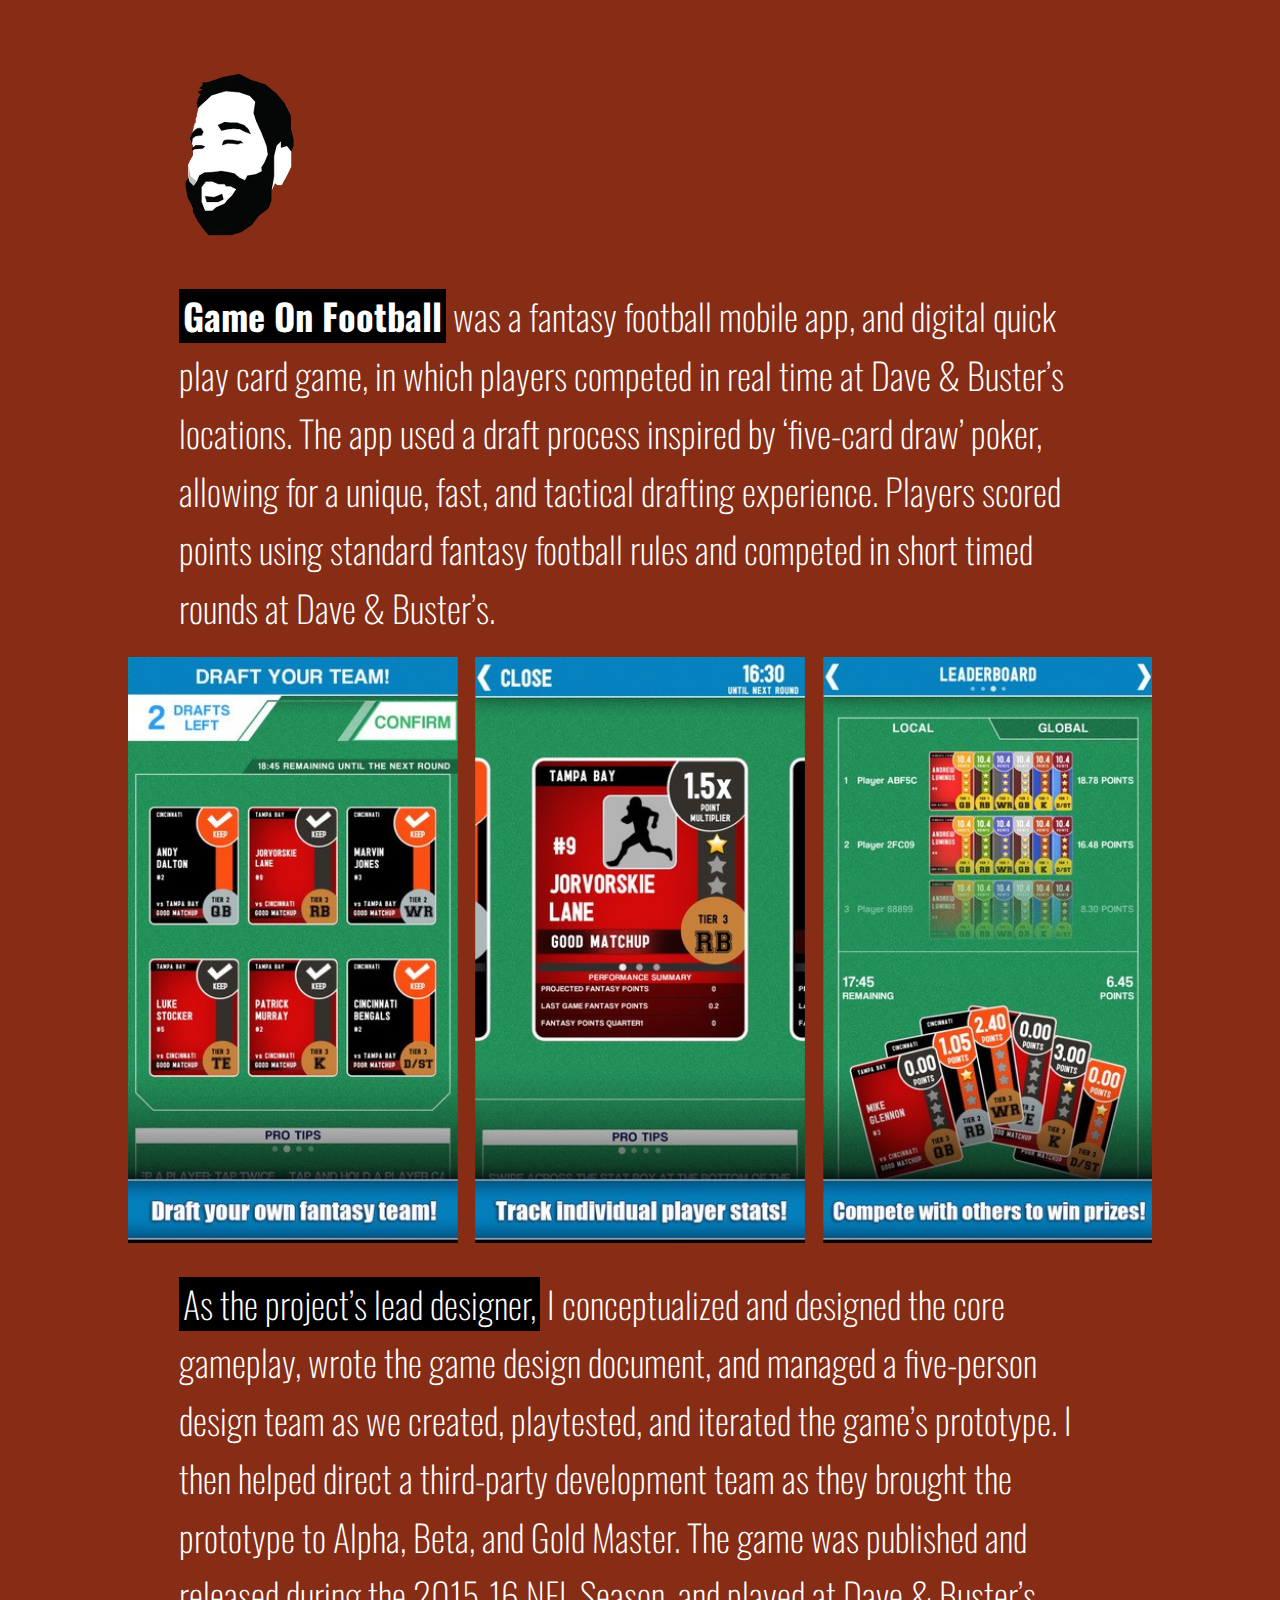
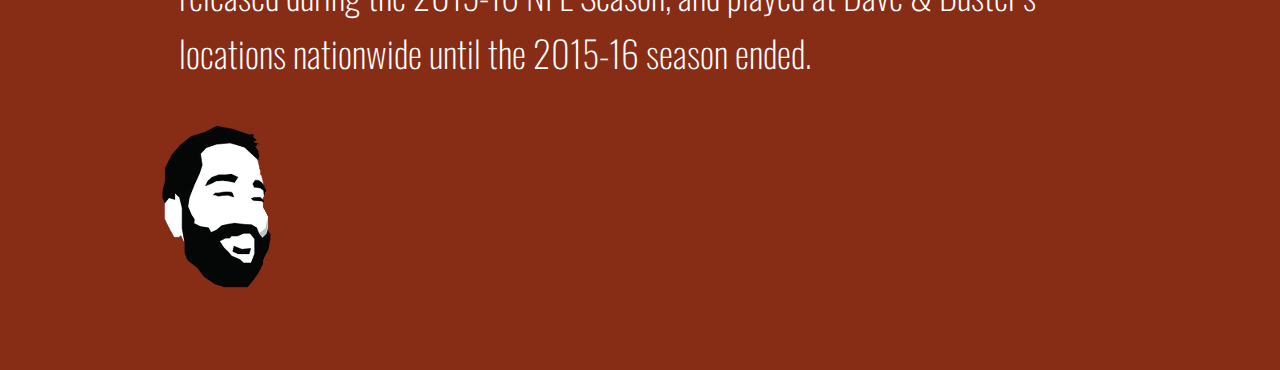
<file: projects/GameOn.html>
<!DOCTYPE html>
<html lang="en">

<head>
    <title>Game On Football</title>
    <meta charset="utf-8">
    <meta name="viewport" content="width=device-width, initial-scale=1">
    <!--<link rel="stylesheet" type="text/css" href="https://cloud.typography.com/69386/6460372/css/fonts.css">-->
    <link href="https://fonts.googleapis.com/css?family=Open+Sans|Oswald&display=swap" rel="stylesheet">
    <link rel="stylesheet" type="text/css" href="../css/style.css">
    <meta name="description" content="Add project description here">
</head>

<!--<body class="work skinner">-->
<body>
<a name="top"></a>
<div class="margins">
    <main>
        <p>
        <a class="internal" href="../index.html"><img src="../img/headBack.png" alt="Adam"></a>
        </p>
        <!--Logline-->
        <p class="marginsInterior"><span class="highlight" style="font-weight: 700;"><a href="https://play.google.com/store/apps/details?id=com.DNB.GameOn">Game On Football</a></span> was a fantasy football mobile app, and digital quick play card game, in which players competed in real time at Dave & Buster’s locations. The app used a draft process inspired by ‘five-card draw’ poker, allowing for a unique, fast, and tactical drafting experience. Players scored points using standard fantasy football rules and competed in short timed rounds at Dave & Buster’s.
        </p>
        <figure><img src="../img/GameOn/GameOnFootball.png" class="responsive"></figure>

        <!--Project Description: Meaning and Context-->
        <p class="marginsInterior"><span class="highlight">As the project’s lead designer,</span> I conceptualized and designed the core gameplay, wrote the game design document, and managed a five-person design team as we created, playtested, and iterated the game’s prototype. I then helped direct a third-party development team as they brought the prototype to Alpha, Beta, and Gold Master. The game was published and released during the 2015-16 NFL Season, and played at Dave & Buster’s locations nationwide until the 2015-16 season ended.
        </p>

        <!-- Adding video documentation here.-->

    <!-- Head as button leading to top of page. -->
        <p>
        <a class="internal" href="#top"><img src="../img/head.png" alt="Adam"></a>
        </p>
    </main>
    <script type="text/javascript" src="../js/slide.js"></script>
</div>
</body>

</html>
</file>
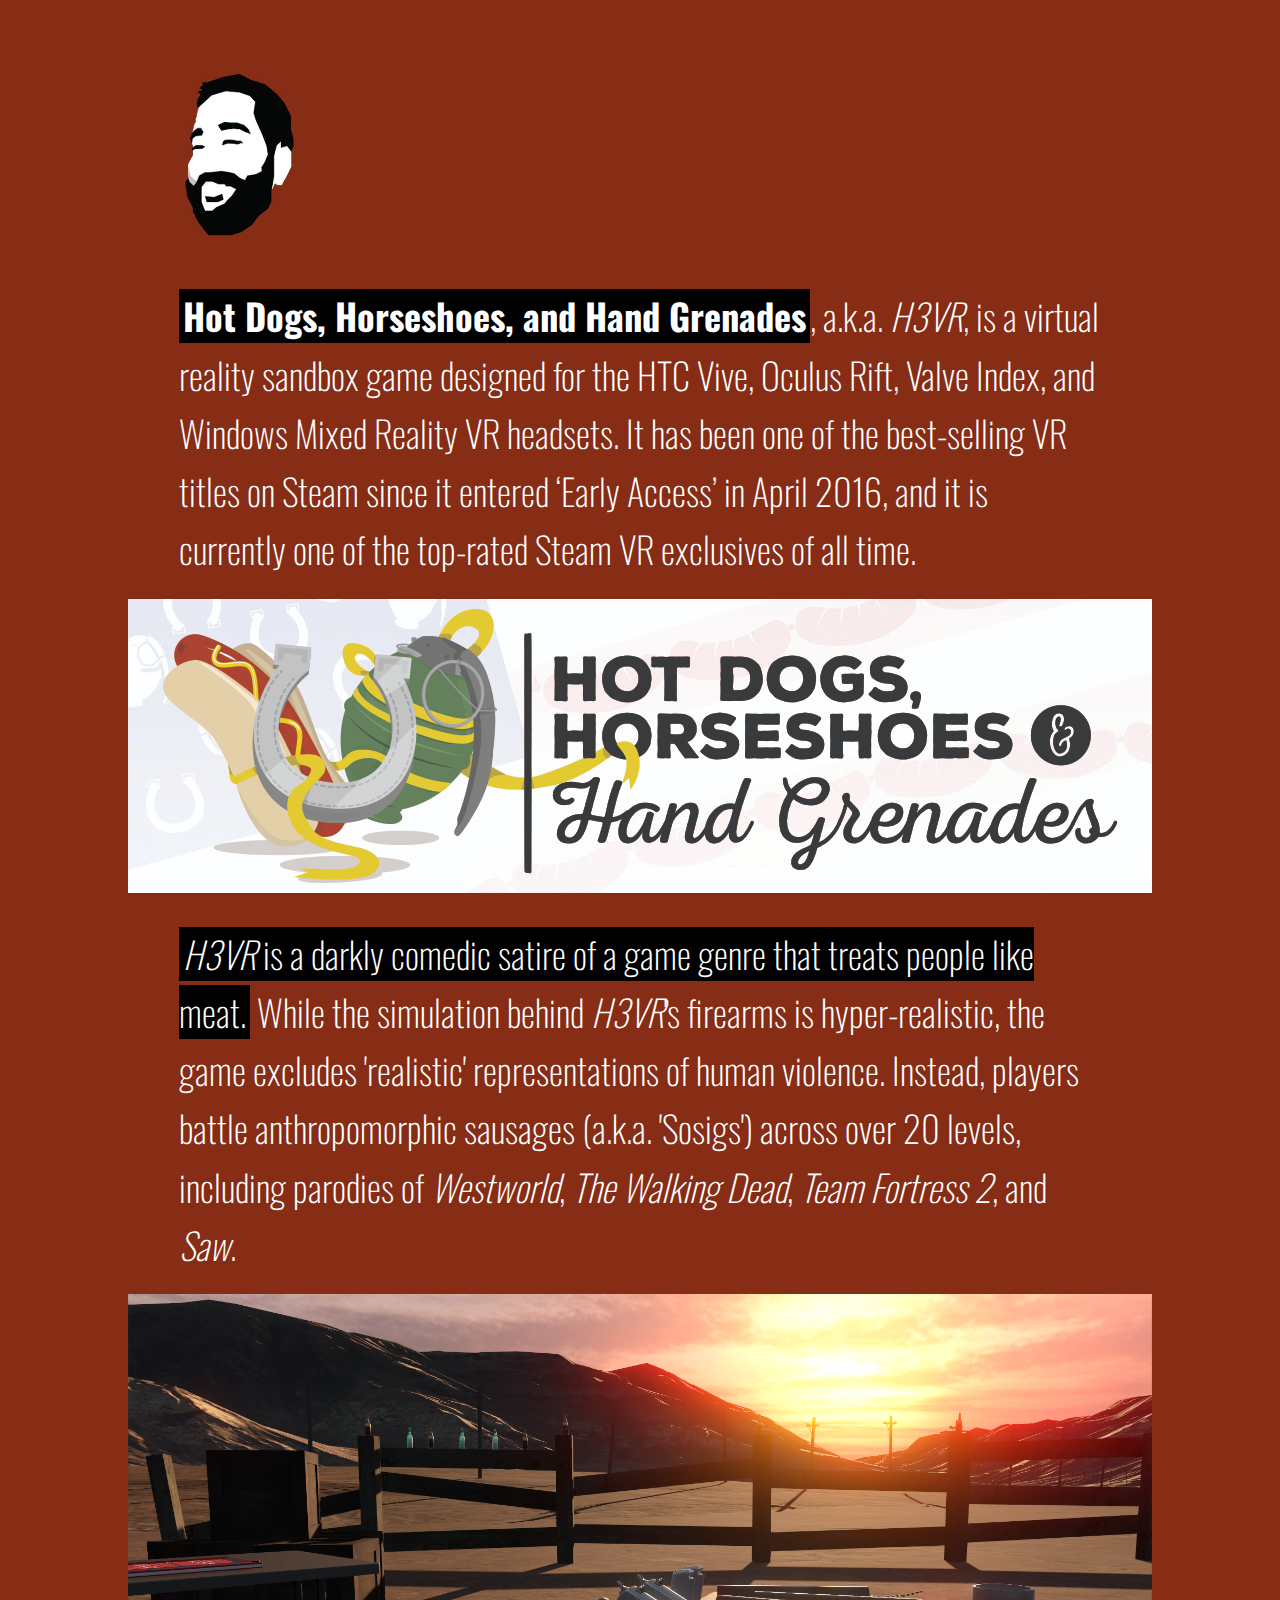
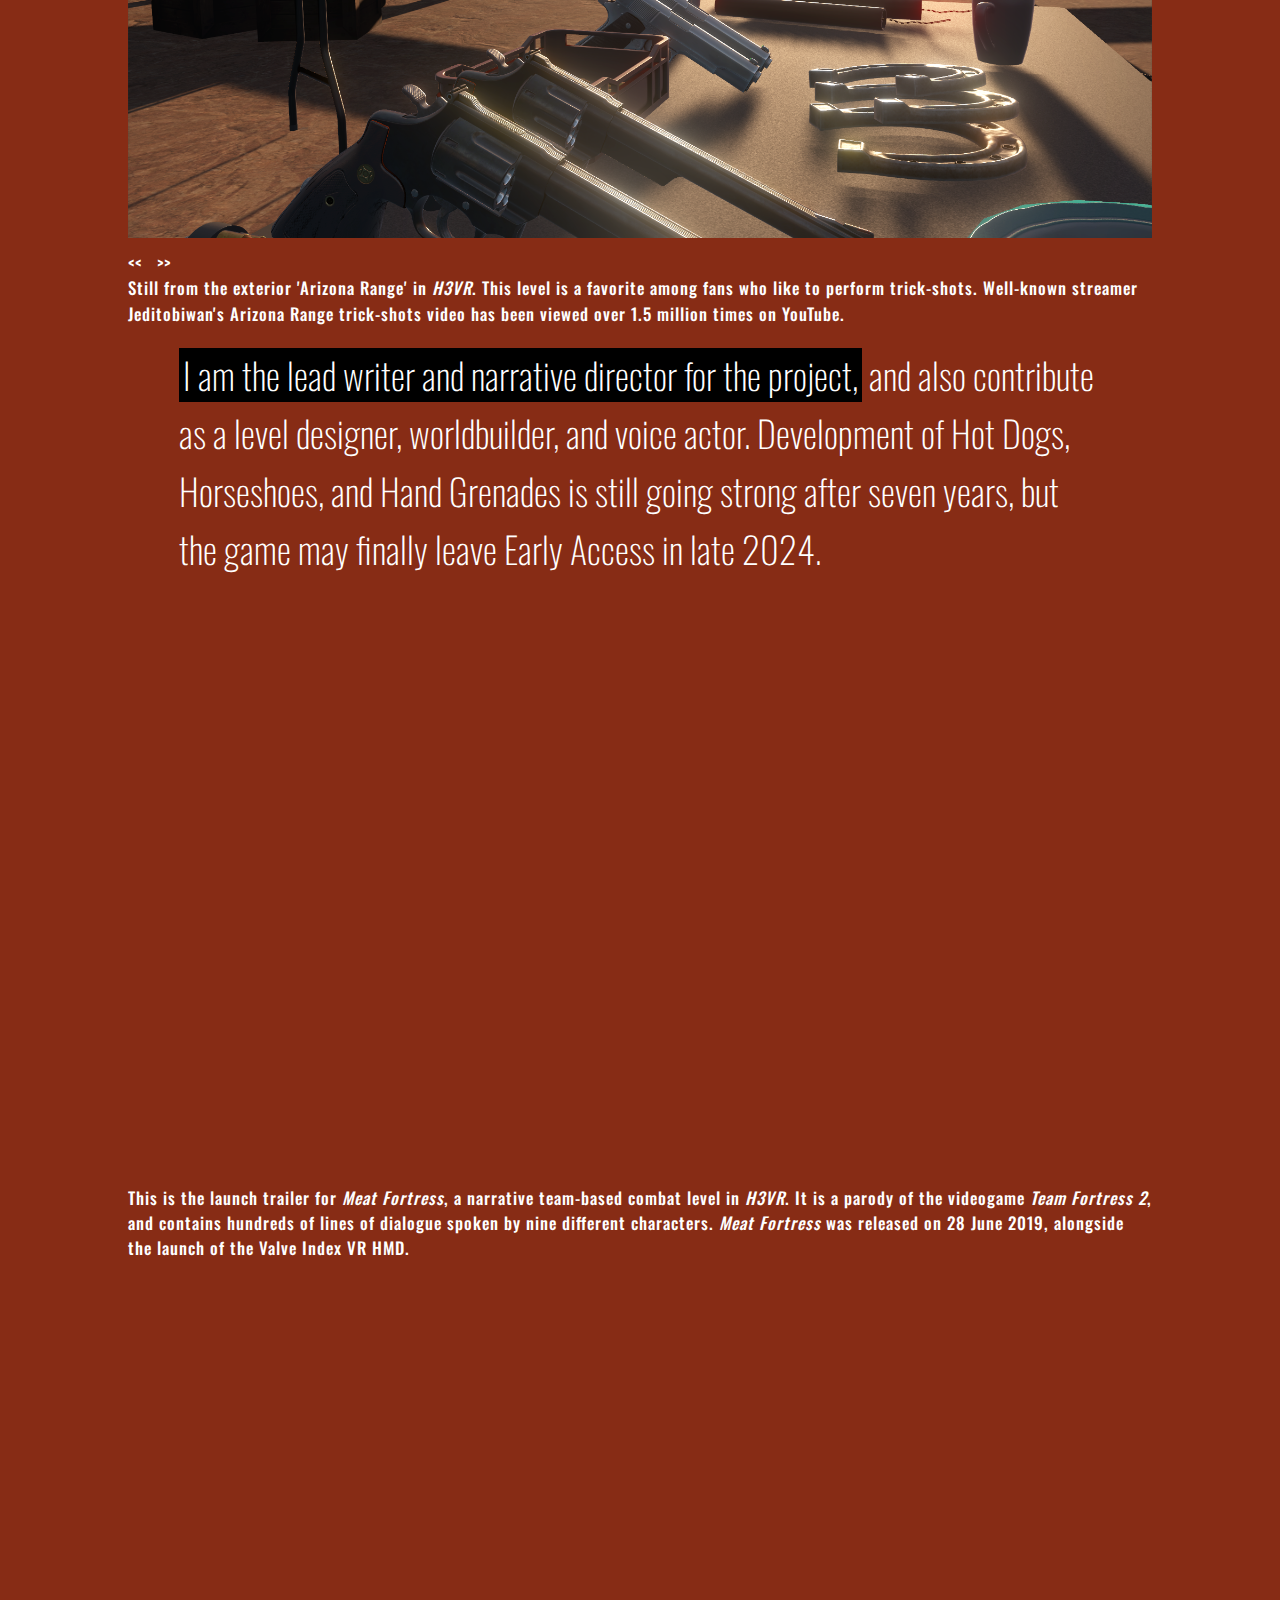
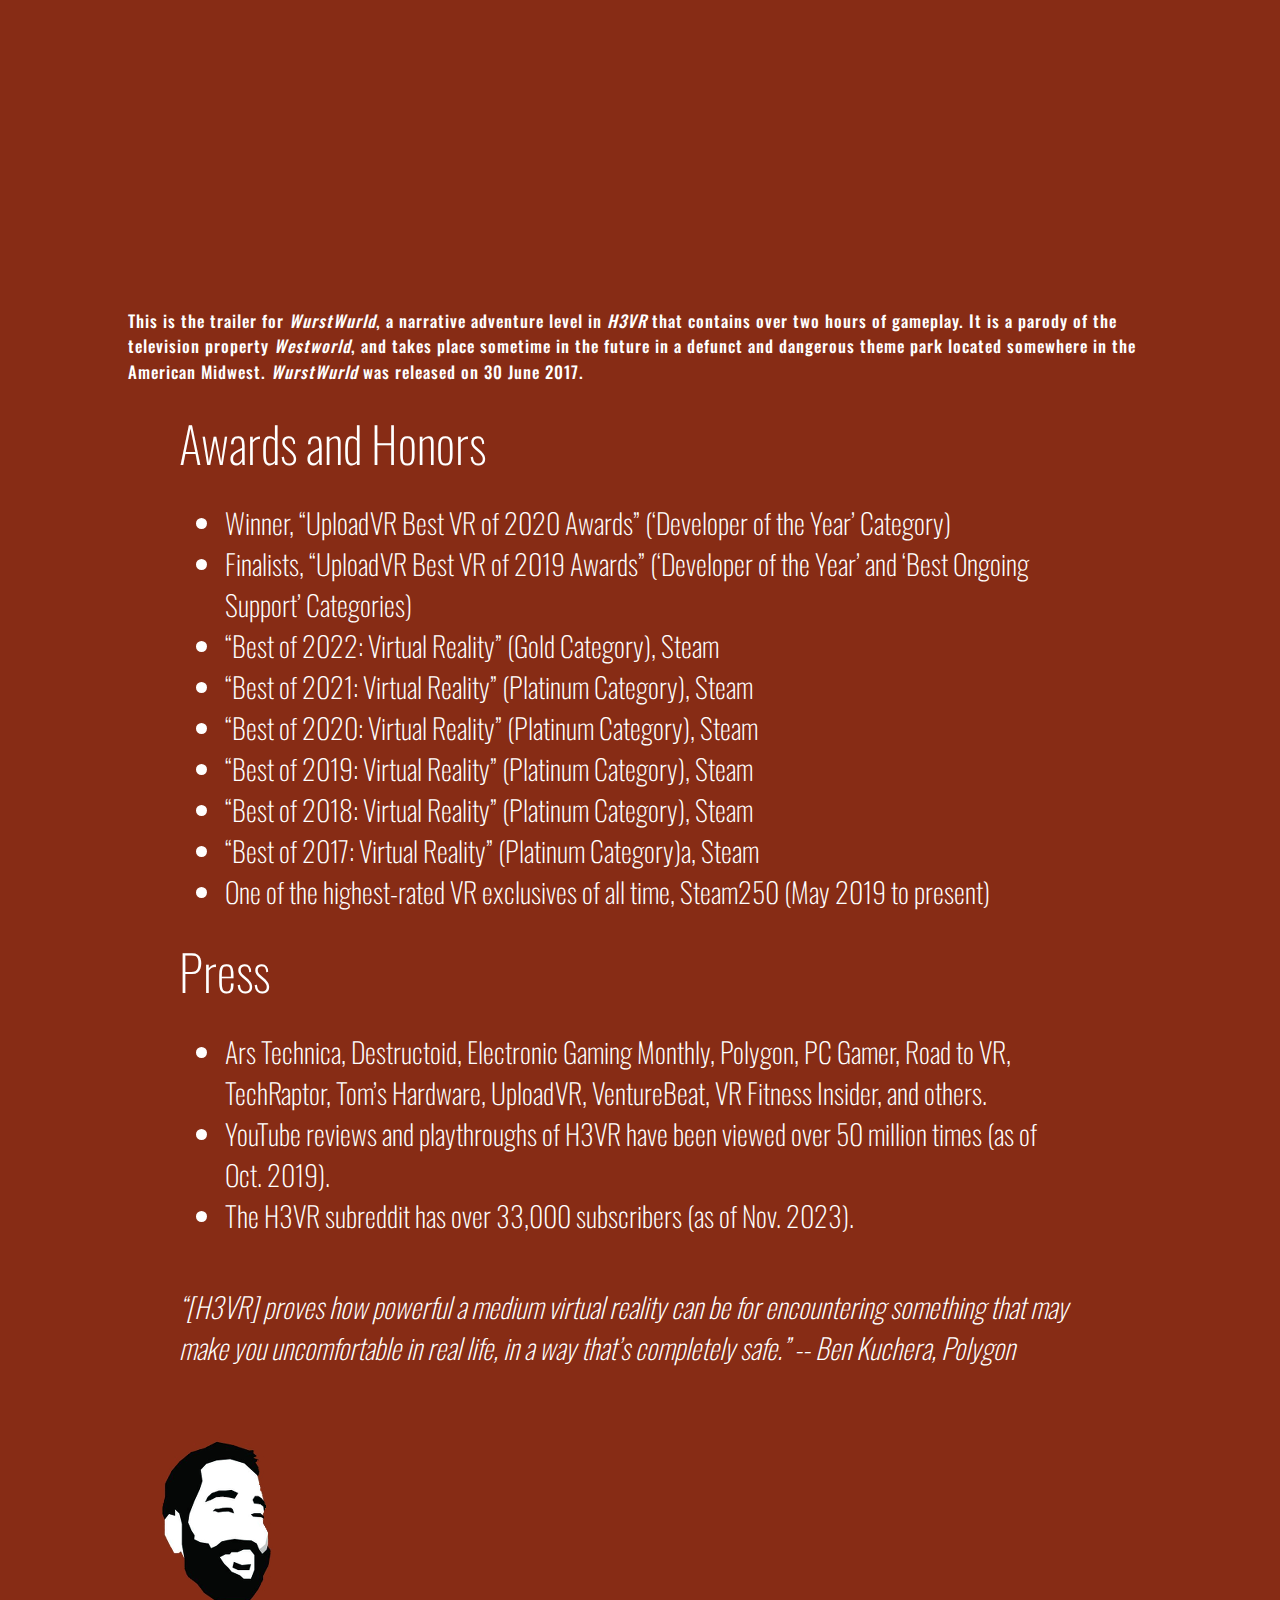
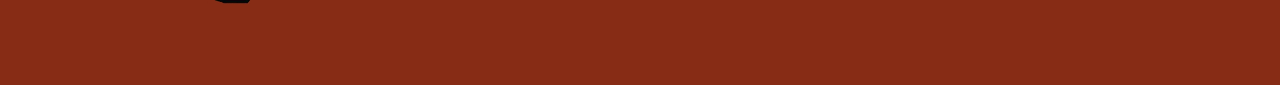
<file: projects/H3VR.html>
<!DOCTYPE html>
<html lang="en">

<head>
    <title>H3VR</title>
    <meta charset="utf-8">
    <meta name="viewport" content="width=device-width, initial-scale=1">
    <!--<link rel="stylesheet" type="text/css" href="https://cloud.typography.com/69386/6460372/css/fonts.css">-->
    <link href="https://fonts.googleapis.com/css?family=Open+Sans|Oswald&display=swap" rel="stylesheet">
    <link rel="stylesheet" type="text/css" href="../css/style.css">
    <meta name="description" content="Add project description here">
    <link rel="icon" type="image/png" href="../img/icon.png" />
</head>

<!--<body class="work skinner">-->
<body>
<a name="top"></a>
<div class="margins">
    <main>
        <p>
        <a class="internal" href="../index.html"><img src="../img/headBack.png" alt="Adam"></a>
        </p>
        <!--Logline-->
        <p class="marginsInterior"><span class="highlight" style="font-weight: 700;"><a href="http://h3vr.com/">Hot Dogs, Horseshoes, and Hand Grenades</a></span>, a.k.a. <i>H3VR</i>, is a virtual reality sandbox game designed for the HTC Vive, Oculus Rift, Valve Index, and Windows Mixed Reality VR headsets. It has been one of the <a href="https://store.steampowered.com/sale/2018_top_vr/">best-selling VR titles on Steam</a> since it entered ‘Early Access’ in April 2016, and it is currently one of the <a href="https://steam250.com/vr_exclusives">top-rated Steam VR exclusives</a> of all time.
        </p>
        <figure><img src="../img/H3VR/H3VR_Banner.jpg" class="responsive"></figure>

        <!--Project Description: Meaning and Context-->
        <p class="marginsInterior"><span class="highlight"><i>H3VR</i> is a darkly comedic satire of a game genre that treats people like meat.</span> While the simulation behind <i>H3VR</i>'s firearms is hyper-realistic, the game excludes 'realistic' representations of human violence. Instead, players battle anthropomorphic sausages (a.k.a. 'Sosigs') across over 20 levels, including parodies of <i>Westworld</i>, <i>The Walking Dead</i>, <i>Team Fortress 2</i>, and <i>Saw</i>.
        </p>

        <!-- Adding an image carousel here. Includes captions.-->
        <figure class="slide" onClick="slide(1)"><img style="height: 100%; width: 100%; object-fit: contain" src="../img/H3VR/H3VR1.png">
            <figcaption>
                <nav>
                    <a onClick="slide(-1)">
                        <<</a><span>&nbsp;&nbsp;&nbsp;</span><a onClick="slide(1)">>></a></nav>
                        Still from the exterior 'Arizona Range' in <i>H3VR</i>. This level is a favorite among fans who like to perform trick-shots. Well-known streamer Jeditobiwan's <a href="https://youtu.be/jxgS3_avFAA">Arizona Range trick-shots video</a> has been viewed over 1.5 million times on YouTube.
                        </figcaption>
                        <!--
                        <span class="title">Akio Calibo</span> - <span class="line">3,298 lines using pen tablet</span> - <span class="line">Inkjet Print</span> - <span class="line">45in. x 70.5in</span> - <span class="line">2017</span></figcaption>
                        -->
        </figure>
        <figure class="slide no-margin" onClick="slide(1)"><img style="height: 100%; width: 100%; object-fit: contain" src="../img/H3VR/H3VR3.png">
            <figcaption>
                <nav>
                    <a onClick="slide(-1)">
                        <<</a><span>&nbsp;&nbsp;&nbsp;</span><a onClick="slide(1)">>></a></nav>
                        <i>Boomski!</i> is a cross between Skee-ball and <i>Boom Blox</i>, and is one of the oldest levels in <i>H3VR</i>. Players bowl with grenades, attempting to time explosions to knock down as many blocks as possible.
                        </figcaption>
        </figure>
        <figure class="slide no-margin" onClick="slide(1)"><img style="height: 100%; width: 100%; object-fit: contain" src="../img/H3VR/H3VR2.png">
            <figcaption>
                <nav>
                    <a onClick="slide(-1)">
                        <<</a><span>&nbsp;&nbsp;&nbsp;</span><a onClick="slide(1)">>></a></nav>
                        Pictured here is just one of the many ranges in <i>H3VR</i>, where fans often spend hours on target practice.
                        </figcaption>
        </figure>
        <figure class="slide no-margin" onClick="slide(1)"><img style="height: 100%; width: 100%; object-fit: contain" src="../img/H3VR/H3VR4.jpg">
            <figcaption>
                <nav>
                    <a onClick="slide(-1)">
                        <<</a><span>&nbsp;&nbsp;&nbsp;</span><a onClick="slide(1)">>></a></nav>
                        This is the interior entrance of the library at Occidental College, where <i>H3VR</i> was exhibited in late October of 2018. Students and community members alike were able to try the Halloween-themed level, <i>Rise of the Rotweiners</i>, which had just been released.
                        </figcaption>
        </figure>
        <figure class="slide no-margin" onClick="slide(1)"><img style="height: 100%; width: 100%; object-fit: contain" src="../img/H3VR/H3VR5.jpg">
            <figcaption>
                <nav>
                    <a onClick="slide(-1)">
                        <<</a><span>&nbsp;&nbsp;&nbsp;</span><a onClick="slide(1)">>></a></nav>
                        Here a student prepares to hack an undead hotdog apart in <i>Rise of the Rotweiners</i>, a parody of properties like <i>The Walking Dead</i>, where players can explore an entire town, talk to its inhabitants, and help them as they try to survive the zombie sausage apocalypse.
                        </figcaption>
        </figure>
        <figure class="slide no-margin" onClick="slide(1)"><img style="height: 100%; width: 100%; object-fit: contain" src="../img/H3VR/H3VR6.jpg">
            <figcaption>
                <nav>
                    <a onClick="slide(-1)">
                        <<</a><span>&nbsp;&nbsp;&nbsp;</span><a onClick="slide(1)">>></a></nav>
                        In the Spring of 2018, <i>H3VR</i> was exhibited in Valve's private area at the Game Developers Conference in San Francisco, CA.
                        </figcaption>
        </figure>
        <figure class="slide no-margin" onClick="slide(1)"><img style="height: 100%; width: 100%; object-fit: contain" src="../img/H3VR/H3VR7.jpg">
            <figcaption>
                <nav>
                    <a onClick="slide(-1)">
                        <<</a><span>&nbsp;&nbsp;&nbsp;</span><a onClick="slide(1)">>></a></nav>
                        <i>H3VR</i> was shown to a variety of industry professionals and members of the press, while it was installed in Valve's booth at GDC 2018.
                        </figcaption>
        </figure>

       <!--Project Description: What you did, and the state of the project-->
        <p class="marginsInterior"><span class="highlight">I am the lead writer and narrative director for the project,</span> and also contribute as a level designer, worldbuilder, and voice actor. Development of <a href="https://store.steampowered.com/app/450540/Hot_Dogs_Horseshoes__Hand_Grenades/">Hot Dogs, Horseshoes, and Hand Grenades</a> is still going strong after seven years, but the game may finally leave Early Access in late 2024.
        </p>

        <!-- Video embed test. You want the video to scale responsively. Use this: https://embedresponsively.com/ -->
        <style>.embed-container { position: relative; padding-bottom: 56.25%; height: 0; overflow: hidden; max-width: 100%; } .embed-container iframe, .embed-container object, .embed-container embed { position: absolute; top: 0; left: 0; width: 100%; height: 100%; }</style><div class='embed-container'><iframe src='https://www.youtube.com/embed/t6cvIT8NCXg' frameborder='0' allowfullscreen></iframe></div>
        <figcaption class="captionSpace">
            This is the launch trailer for <i>Meat Fortress</i>, a narrative team-based combat level in <i>H3VR</i>. It is a parody of the videogame <i>Team Fortress 2</i>, and contains hundreds of lines of dialogue spoken by nine different characters. <i>Meat Fortress</i> was released on 28 June 2019, alongside the launch of the Valve Index VR HMD.
        </figcaption>
        &nbsp;
        <style>.embed-container { position: relative; padding-bottom: 56.25%; height: 0; overflow: hidden; max-width: 100%; } .embed-container iframe, .embed-container object, .embed-container embed { position: absolute; top: 0; left: 0; width: 100%; height: 100%; }</style><div class='embed-container'><iframe src='https://www.youtube.com/embed/enMwK9GAOV8' frameborder='0' allowfullscreen></iframe></div>
        <figcaption class="captionSpace">
            This is the trailer for <i>WurstWurld</i>, a narrative adventure level in <i>H3VR</i> that contains over two hours of gameplay. It is a parody of the television property <i>Westworld</i>, and takes place sometime in the future in a defunct and dangerous theme park located somewhere in the American Midwest. <i>WurstWurld</i> was released on 30 June 2017.
        </figcaption>

        <!-- This is the place for lists of exhibitions, publications, awards, etc. Should probably use bullet points. -->
        <div class="marginsInterior">
        <p>Awards and Honors
            <ul class="marginsInterior">
                <li>Winner, <a href="https://www.uploadvr.com/best-vr-game-2020-award-winners/" target="_blank">“UploadVR Best VR of 2020 Awards”</a> (‘Developer of the Year’ Category)</li>
                <li>Finalists, <a href="https://www.uploadvr.com/best-vr-2019-awards/" target="_blank">“UploadVR Best VR of 2019 Awards”</a> (‘Developer of the Year’ and ‘Best Ongoing Support’ Categories)</li>
                <li><a href="https://store.steampowered.com/sale/BestOf2022?tab=5" target="_blank">“Best of 2022: Virtual Reality” (Gold Category)</a>, Steam</li>
                <li> <a href="https://store.steampowered.com/sale/BestOf2021?tab=5" target="_blank">“Best of 2021: Virtual Reality” (Platinum Category)</a>, Steam</li>
                <li> <a href="https://store.steampowered.com/sale/BestOf2020?tab=3" target="_blank">“Best of 2020: Virtual Reality” (Platinum Category)</a>, Steam</li>
                <li> <a href="https://store.steampowered.com/sale/2019_top_vr/" target="_blank">“Best of 2019: Virtual Reality” (Platinum Category)</a>, Steam</li>
                <li> <a href="https://store.steampowered.com/best_of_2018/" target="_blank">“Best of 2018: Virtual Reality” (Platinum Category)</a>, Steam</li>
                <li><a href="https://store.steampowered.com/best_of_2017/" target="_blank">“Best of 2017: Virtual Reality” (Platinum Category)a</a>, Steam</li>
                <li><a href="https://steam250.com/vr_exclusives" target="_blank">One of the highest-rated VR exclusives of all time,</a> Steam250 (May 2019 to present)</li>
            </ul>  
        </p>
        </div>
        <div class="marginsInterior">
        <p>Press
            <ul class="marginsInterior">
              <li>Ars Technica, Destructoid, Electronic Gaming Monthly, Polygon, PC Gamer, Road to VR, TechRaptor, Tom’s Hardware, UploadVR, VentureBeat, VR Fitness Insider, and others.</li>
              <li>YouTube reviews and playthroughs of H3VR have been viewed over 50 million times (as of Oct. 2019).</li>
              <li>The <a href="https://www.reddit.com/r/H3VR/">H3VR subreddit</a> has over 33,000 subscribers (as of Nov. 2023).
            </ul>
        </p>
        <!-- Add a quote if you've got a relevant one here. -->
        <blockquote>
            “[H3VR] proves how powerful a medium virtual reality can be for encountering something that may make you uncomfortable in real life, in a way that’s completely safe.” -- Ben Kuchera, Polygon
        </blockquote>
        </div>

    <!-- Head as button leading to top of page. -->
        <p>
        <a class="internal" href="#top"><img src="../img/head.png" alt="Adam"></a>
        </p>
    </main>
    <script type="text/javascript" src="../js/slide.js"></script>
</div>
</body>

</html>
</file>
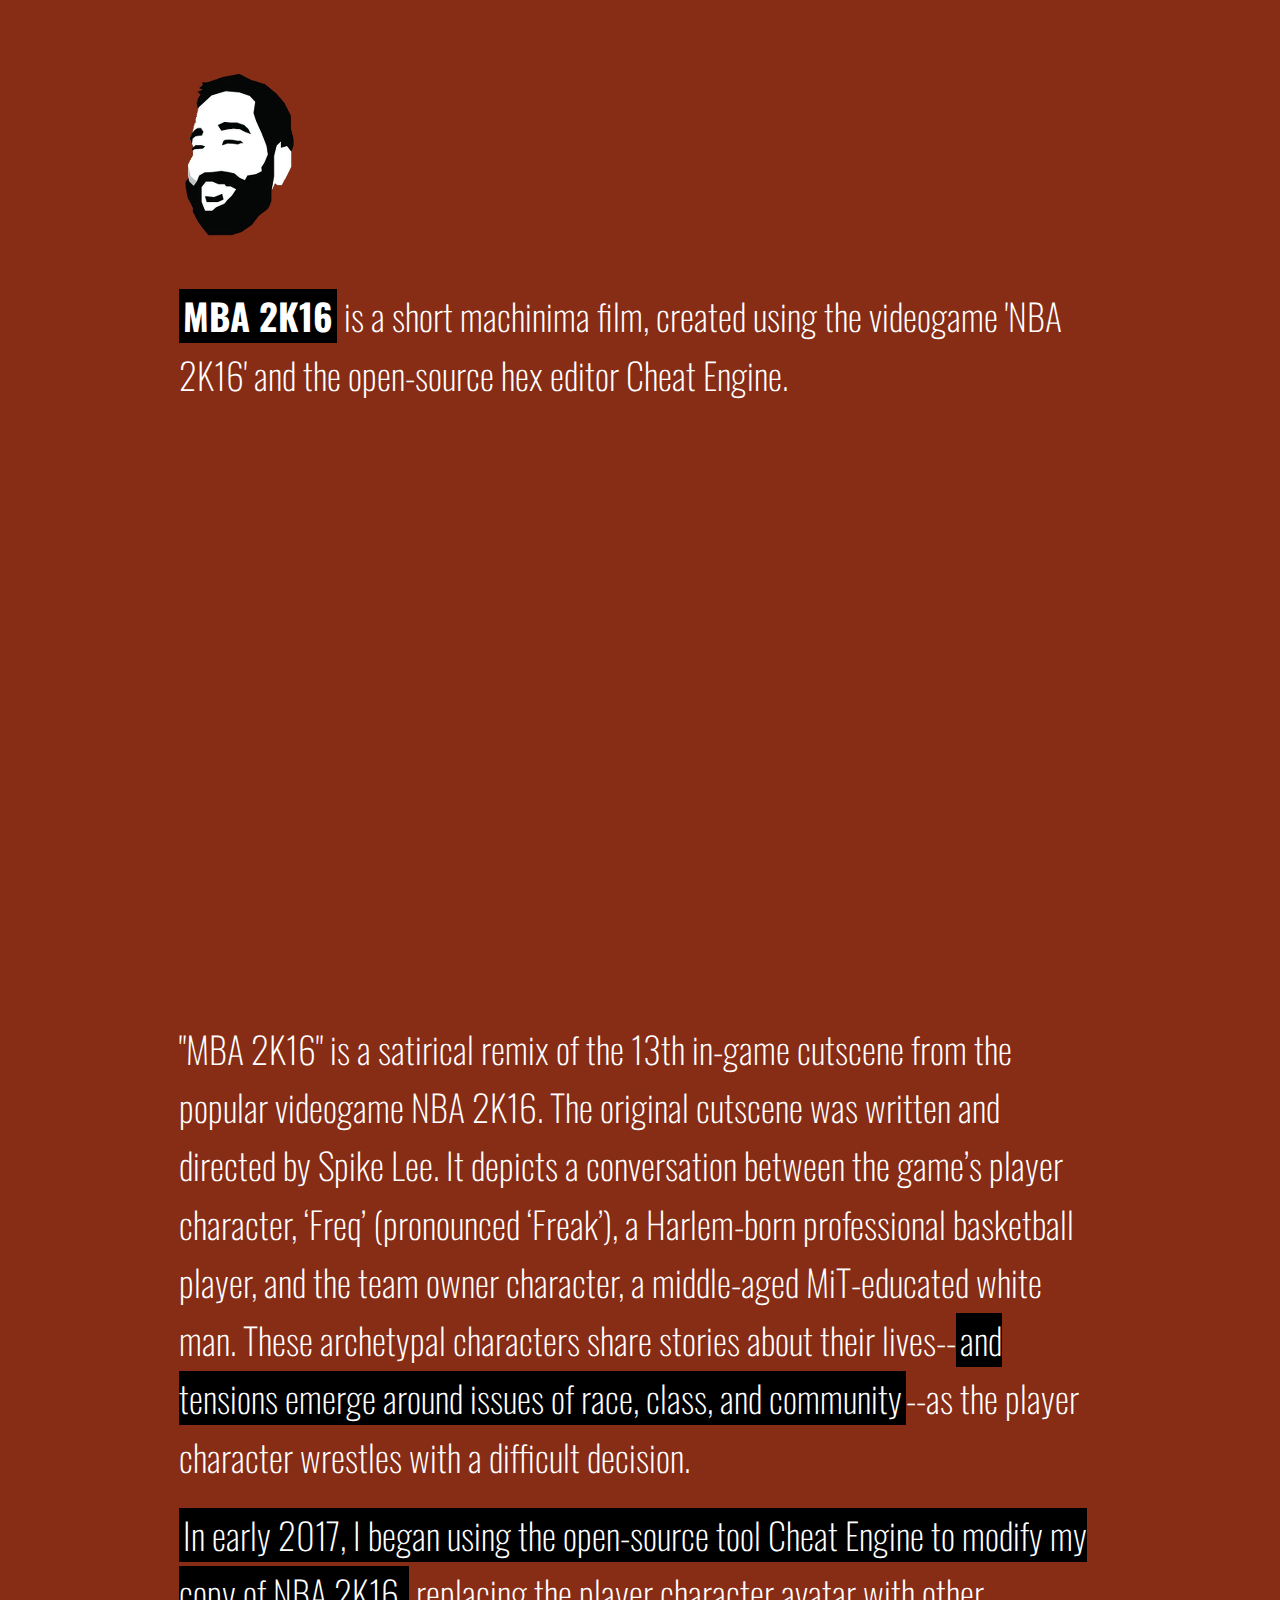
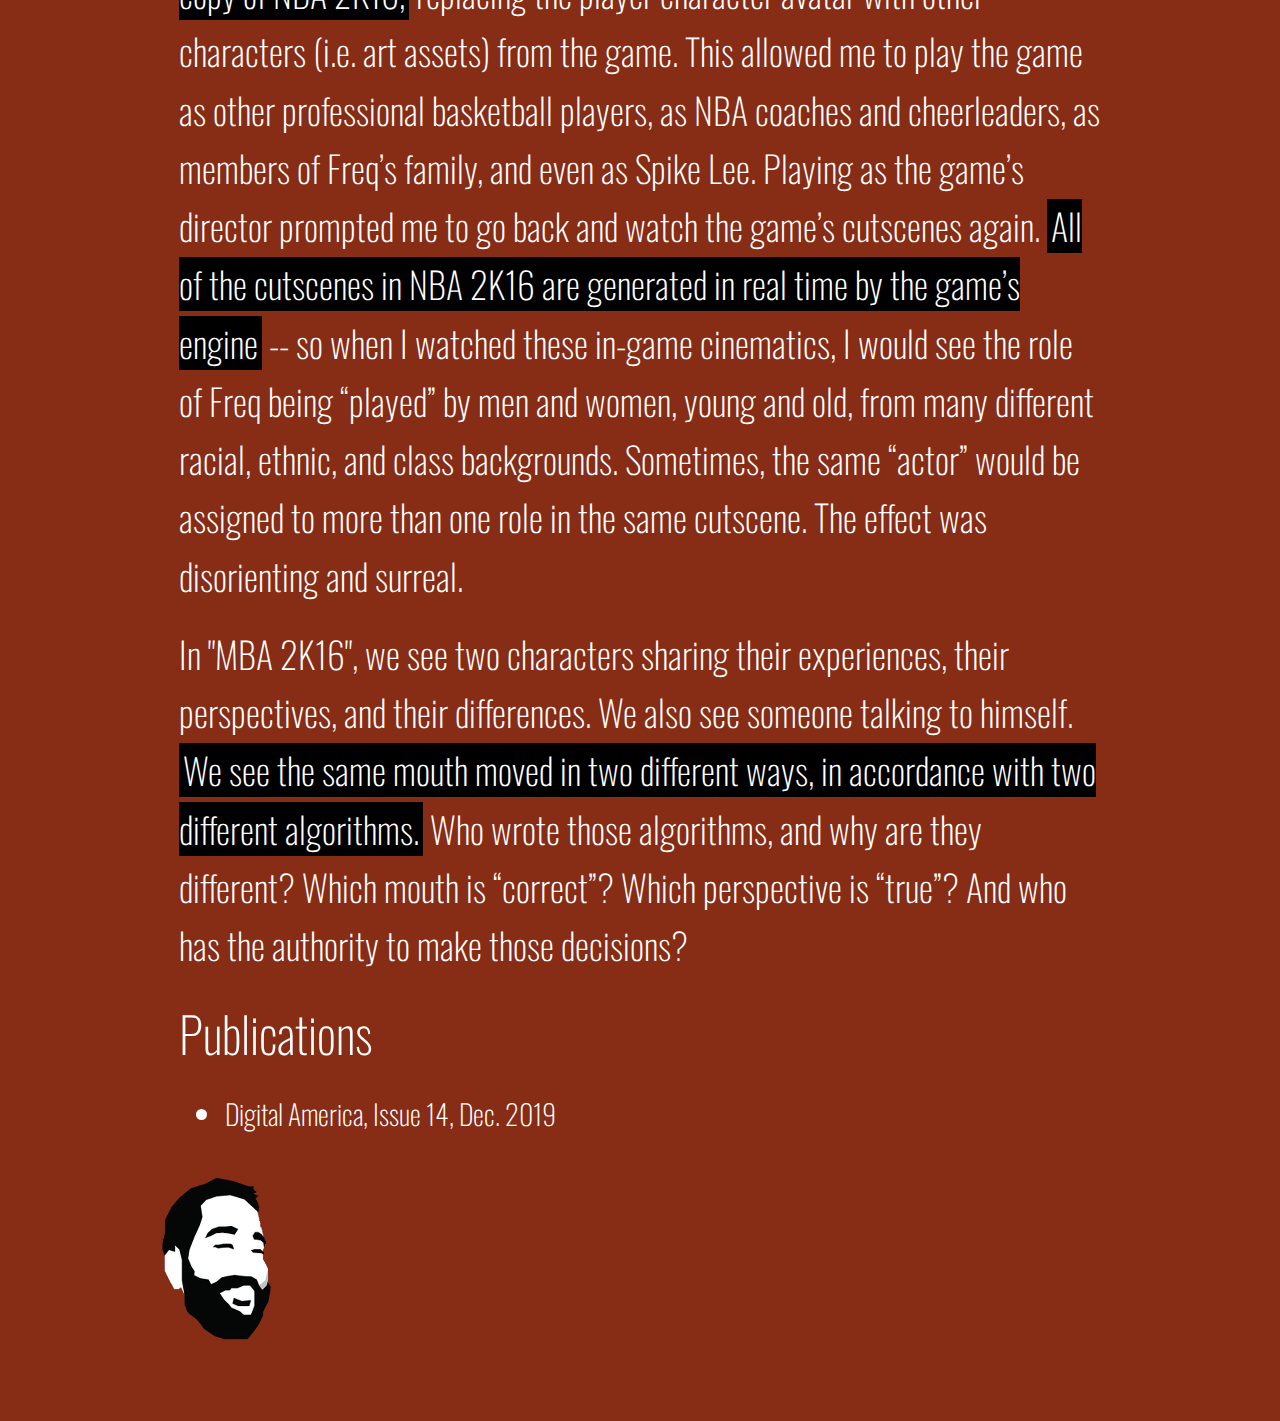
<file: projects/MBA2K16.html>
<!DOCTYPE html>
<html lang="en">

<head>
    <title>MBA 2K16</title>
    <meta charset="utf-8">
    <meta name="viewport" content="width=device-width, initial-scale=1">
    <!--<link rel="stylesheet" type="text/css" href="https://cloud.typography.com/69386/6460372/css/fonts.css">-->
    <link href="https://fonts.googleapis.com/css?family=Open+Sans|Oswald&display=swap" rel="stylesheet">
    <link rel="stylesheet" type="text/css" href="../css/style.css">
    <meta name="description" content="Add project description here">
    <link rel="icon" type="image/png" href="../img/icon.png" />
</head>

<!--<body class="work skinner">-->
<body>
<a name="top"></a>
<div class="margins">
    <main>
        <p>
        <a class="internal" href="../index.html"><img src="../img/headBack.png" alt="Adam"></a>
        </p>
        <!--Logline-->
        <p class="marginsInterior"><span class="highlight" style="font-weight: 700;"><a href="https://youtu.be/1sbXeU22nrY">MBA 2K16</a></span> is a short machinima film, created using the videogame <a href="https://en.wikipedia.org/wiki/NBA_2K16">'NBA 2K16'</a> and the open-source hex editor <a href="https://en.wikipedia.org/wiki/Cheat_Engine">Cheat Engine</a>.
        </p>
     
        <!-- Video embed test. You want the video to scale responsively. Use this: https://embedresponsively.com/ -->
		<style>.embed-container { position: relative; padding-bottom: 56.25%; height: 0; overflow: hidden; max-width: 100%; } .embed-container iframe, .embed-container object, .embed-container embed { position: absolute; top: 0; left: 0; width: 100%; height: 100%; }</style><div class='embed-container'><iframe src='https://www.youtube.com/embed//1sbXeU22nrY' frameborder='0' allowfullscreen></iframe></div>
        <!-- 
        <figcaption>
            This is something you might write that would appear underneath the video.
        </figcaption>
        -->

 		<!--Project Description: What you did, and the state of the project-->
        <p class="marginsInterior">"MBA 2K16" is a satirical remix of the 13th in-game cutscene from the popular videogame NBA 2K16. The original cutscene was written and directed by Spike Lee. It depicts a conversation between the game’s player character, ‘Freq’ (pronounced ‘Freak’), a Harlem-born professional basketball player, and the team owner character, a middle-aged MiT-educated white man. These archetypal characters share stories about their lives--<span class="highlight">and tensions emerge around issues of race, class, and community</span>--as the player character wrestles with a difficult decision.
        </p>
        <p class="marginsInterior">
        <span class="highlight">In early 2017, I began using the open-source tool Cheat Engine to modify my copy of NBA 2K16,</span> replacing the player character avatar with other characters (i.e. art assets) from the game. This allowed me to play the game as other professional basketball players, as NBA coaches and cheerleaders, as members of Freq’s family, and even as Spike Lee. Playing as the game’s director prompted me to go back and watch the game’s cutscenes again. <span class="highlight">All of the cutscenes in NBA 2K16 are generated in real time by the game’s engine</span> -- so when I watched these in-game cinematics, I would see the role of Freq being “played” by men and women, young and old, from many different racial, ethnic, and class backgrounds. Sometimes, the same “actor” would be assigned to more than one role in the same cutscene. The effect was disorienting and surreal. 
        </p>
        <p class="marginsInterior">
        In "MBA 2K16", we see two characters sharing their experiences, their perspectives, and their differences. We also see someone talking to himself. <span class="highlight">We see the same mouth moved in two different ways, in accordance with two different algorithms.</span> Who wrote those algorithms, and why are they different? Which mouth is “correct”? Which perspective is “true”? And who has the authority to make those decisions?
        </p>

        <!-- This is the place for lists of exhibitions, publications, awards, etc. Should probably use bullet points. -->
        <div class="marginsInterior">
        <p>Publications
            <ul class="marginsInterior">
              <li><a href="https://www.digitalamerica.org/issue-no-14/">Digital America</a>, Issue 14, Dec. 2019</li>
            </ul>
        </p>
        </div>

    <!-- Head as button leading to top of page. -->
        <p>
        <a class="internal" href="#top"><img src="../img/head.png" alt="Adam"></a>
        </p>
    </main>
    <script type="text/javascript" src="../js/slide.js"></script>
</div>
</body>

</html>
</file>
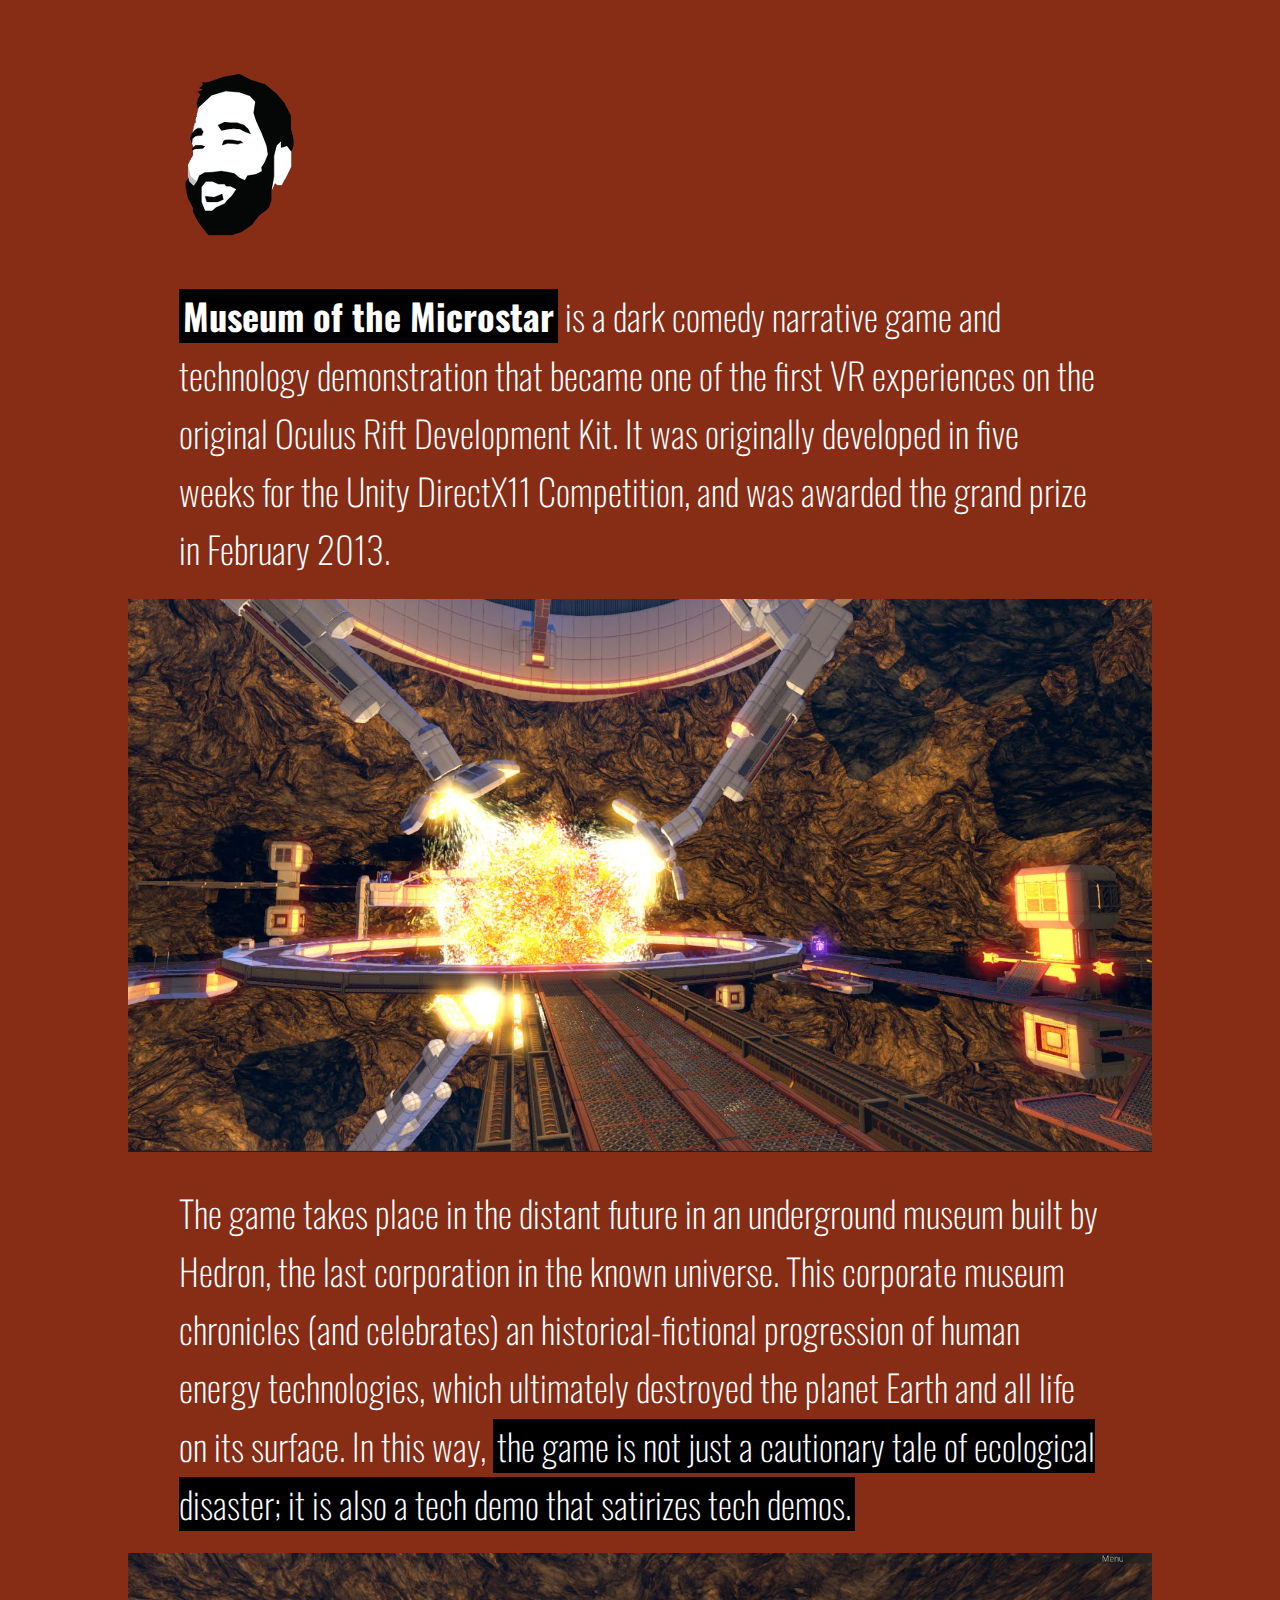
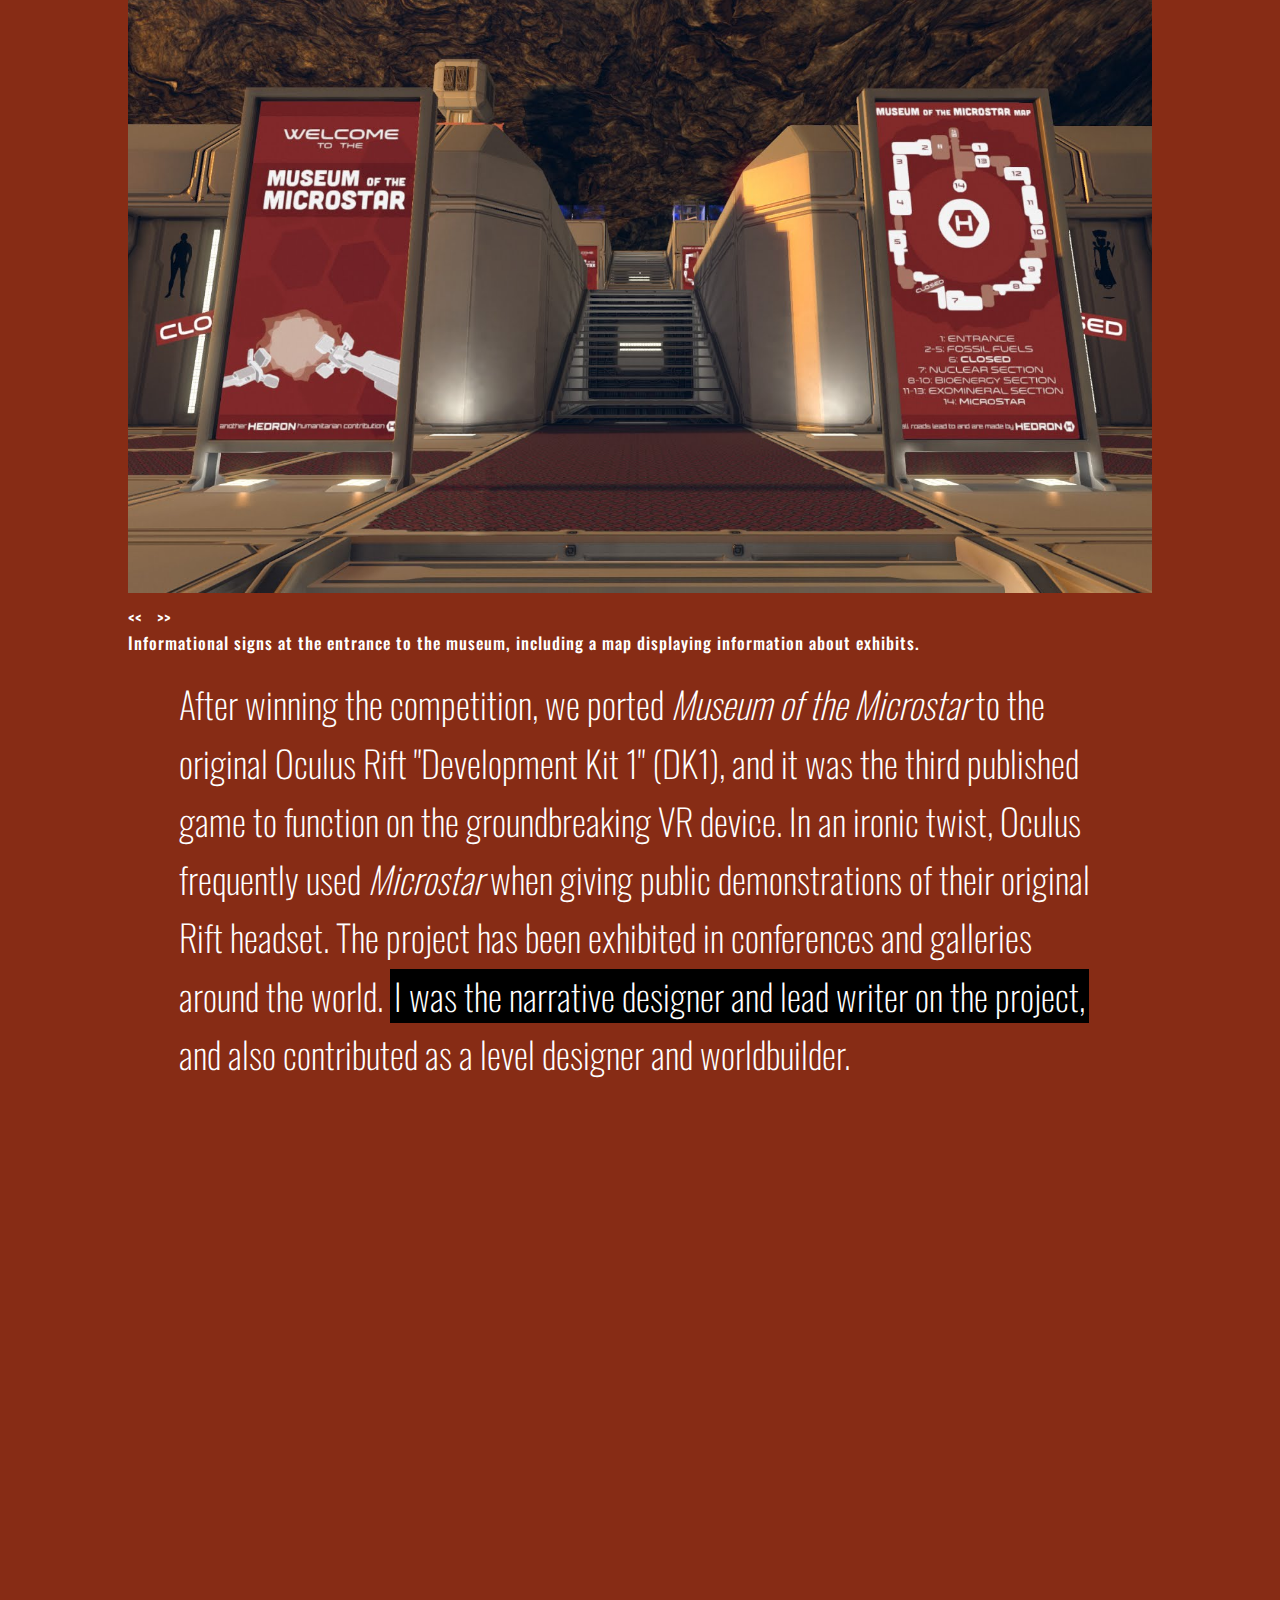
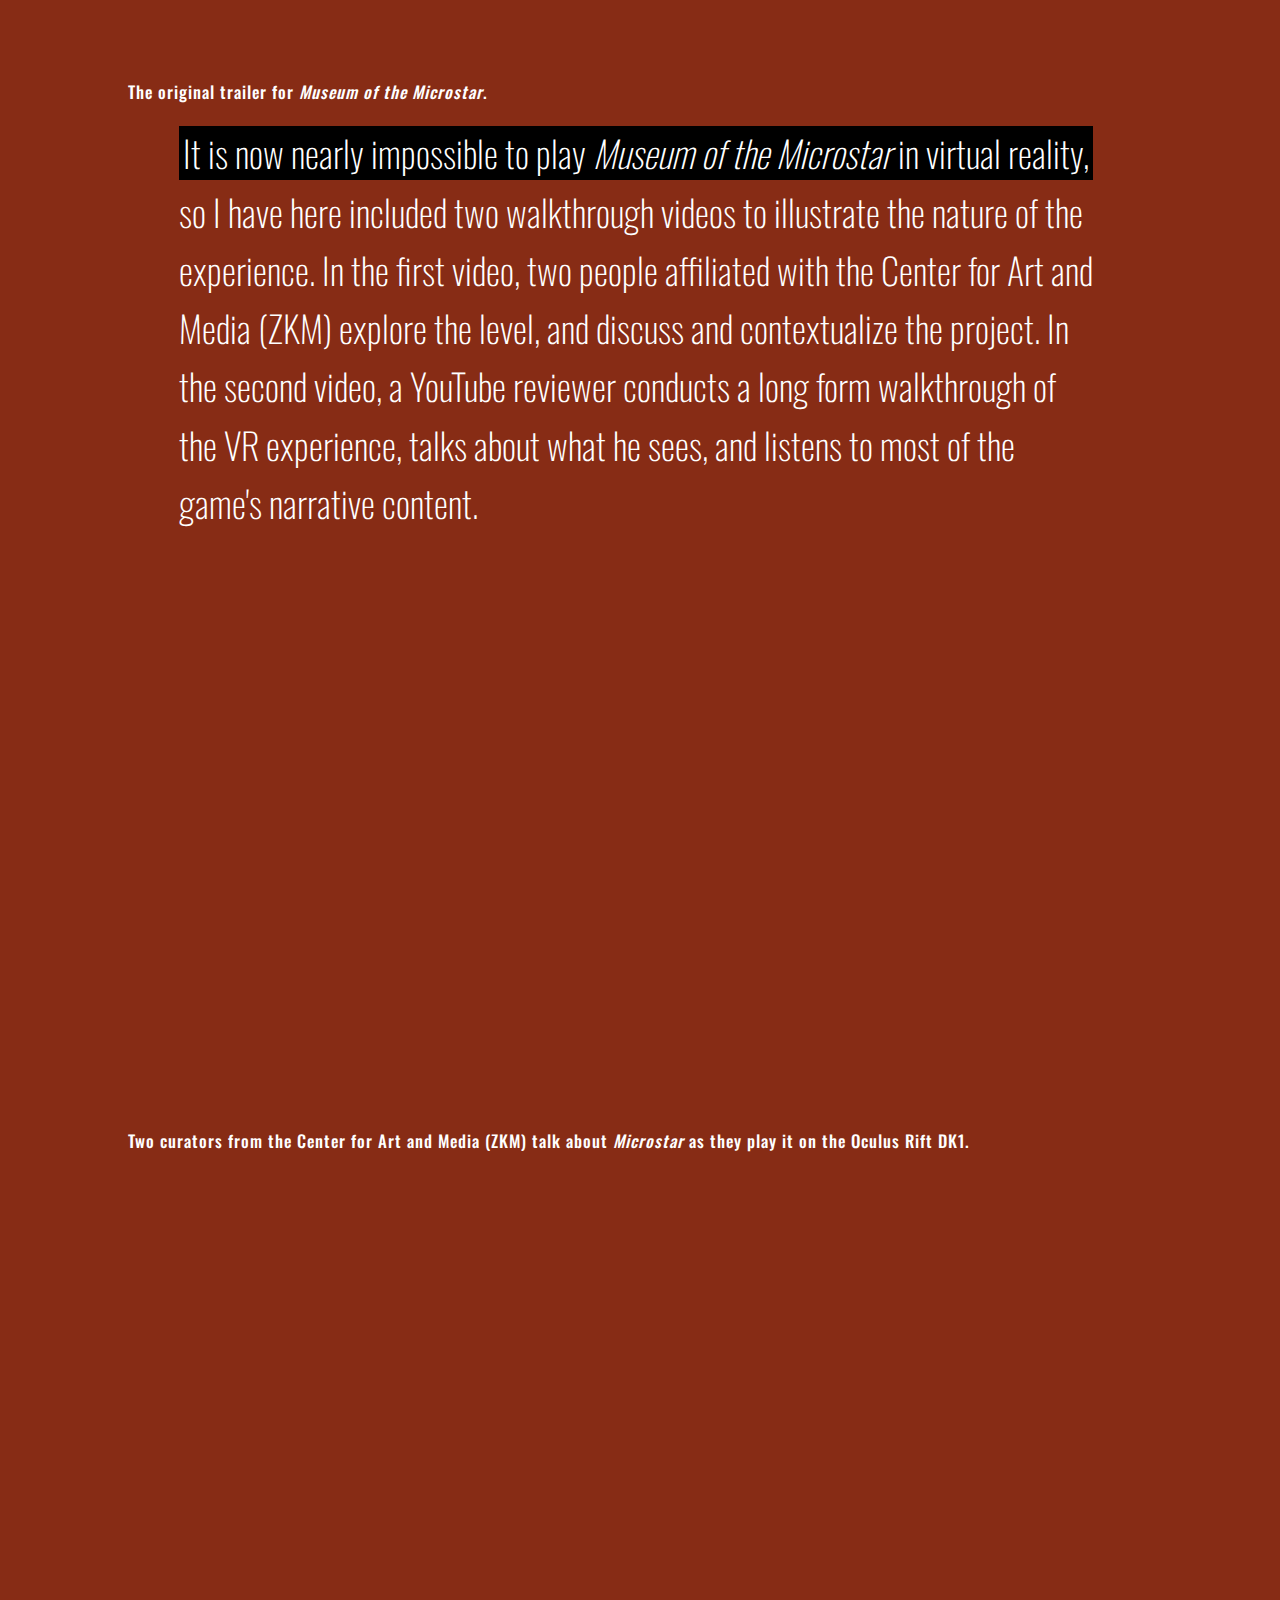
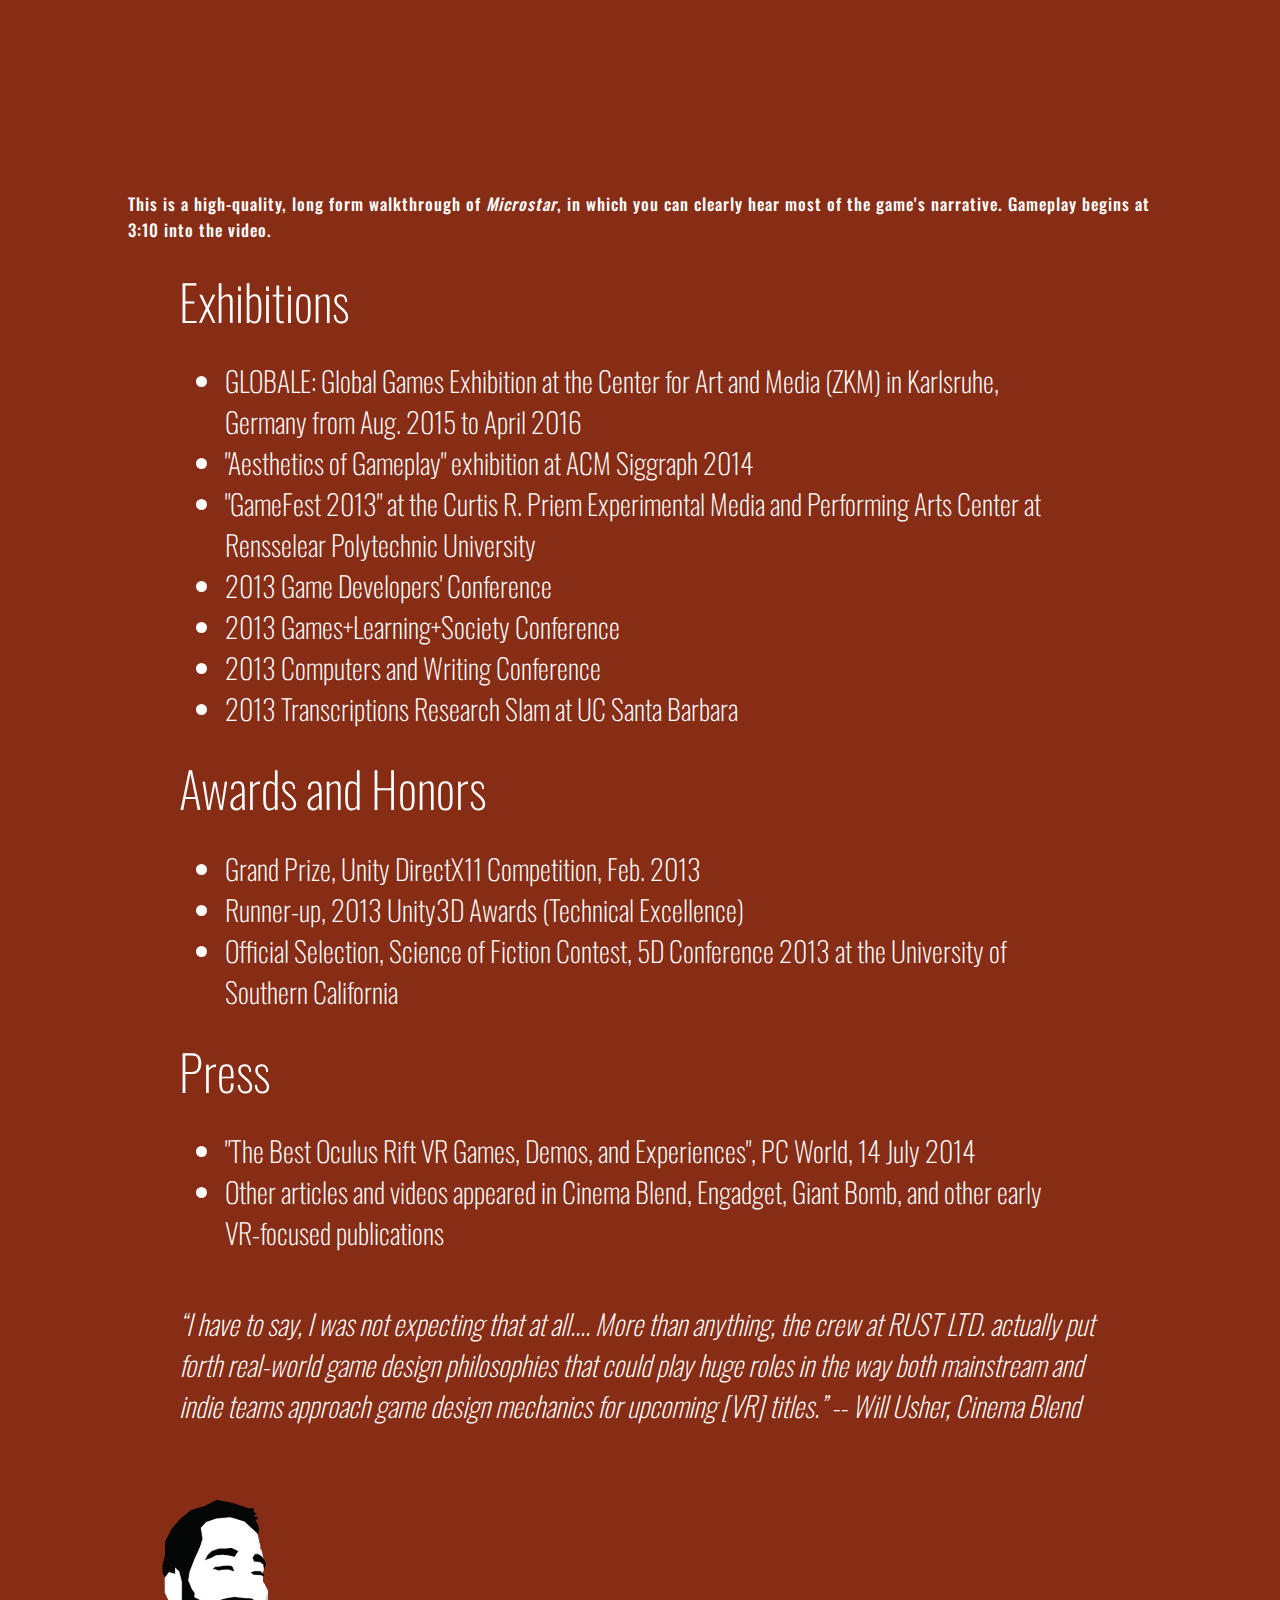
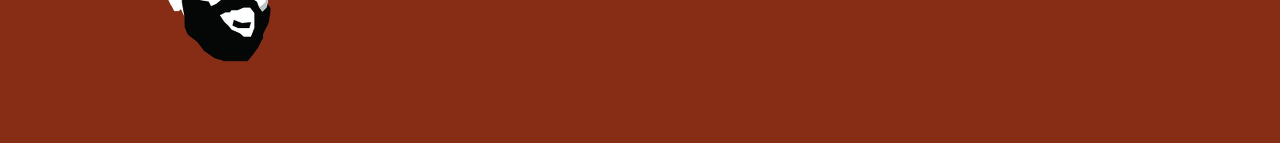
<file: projects/Microstar.html>
<!DOCTYPE html>
<html lang="en">

<head>
    <title>Museum of the Microstar</title>
    <meta charset="utf-8">
    <meta name="viewport" content="width=device-width, initial-scale=1">
    <!--<link rel="stylesheet" type="text/css" href="https://cloud.typography.com/69386/6460372/css/fonts.css">-->
    <link href="https://fonts.googleapis.com/css?family=Open+Sans|Oswald&display=swap" rel="stylesheet">
    <link rel="stylesheet" type="text/css" href="../css/style.css">
    <meta name="description" content="Add project description here">
    <link rel="icon" type="image/png" href="img/icon.png" />
</head>

<!--<body class="work skinner">-->
<body>
<a name="top"></a>
<div class="margins">
    <main>
        <p>
        <a class="internal" href="../index.html"><img src="../img/headBack.png" alt="Adam"></a>
        </p>
        <!--Logline-->
        <p class="marginsInterior"><span class="highlight" style="font-weight: 700;">Museum of the Microstar</span> is a dark comedy narrative game and technology demonstration that became one of the first VR experiences on the original Oculus Rift Development Kit. It was originally developed in five weeks for <a href="https://blogs.unity3d.com/2013/02/01/directx-11-competition/">the Unity DirectX11 Competition</a>, and was awarded the grand prize in February 2013.
        </p>
        <figure><img src="../img/Microstar/Microstar_Banner.jpg" class="responsive"></figure>

        <!--Project Description: Meaning and Context-->
        <p class="marginsInterior">The game takes place in the distant future in an underground museum built by Hedron, the last corporation in the known universe. This corporate museum chronicles (and celebrates) an historical-fictional progression of human energy technologies, which ultimately destroyed the planet Earth and all life on its surface. In this way, <span class="highlight">the game is not just a cautionary tale of ecological disaster; it is also a tech demo that satirizes tech demos.</span>
        </p>

        <!-- Adding an image carousel here. Includes captions.-->
        <figure class="slide" onClick="slide(1)"><img style="height: 100%; width: 100%; object-fit: contain" src="../img/Microstar/Microstar_Entrance.jpg">
            <figcaption>
                <nav>
                    <a onClick="slide(-1)">
                        <<</a><span>&nbsp;&nbsp;&nbsp;</span><a onClick="slide(1)">>></a></nav>
                        Informational signs at the entrance to the museum, including a map displaying information about exhibits.
                        </figcaption>
                        <!--
                        <span class="title">Akio Calibo</span> - <span class="line">3,298 lines using pen tablet</span> - <span class="line">Inkjet Print</span> - <span class="line">45in. x 70.5in</span> - <span class="line">2017</span></figcaption>
                        -->
        </figure>
        <figure class="slide no-margin" onClick="slide(1)"><img style="height: 100%; width: 100%; object-fit: contain" src="../img/Microstar/Microstar_Level.jpg">
            <figcaption>
                <nav>
                    <a onClick="slide(-1)">
                        <<</a><span>&nbsp;&nbsp;&nbsp;</span><a onClick="slide(1)">>></a></nav>
                        The level design of <i>Microstar</i> undergirds a narrative progression from contemporary to futuristic and fantastical energy sources. As users move from one station to the next, the exhibits become increasingly futuristic, and the writing becomes more satirical and absurdly comedic.
                        </figcaption>
        </figure>
        <figure class="slide no-margin" onClick="slide(1)"><img style="height: 100%; width: 100%; object-fit: contain" src="../img/Microstar/Microstar_Coal.jpg">
            <figcaption>
                <nav>
                    <a onClick="slide(-1)">
                        <<</a><span>&nbsp;&nbsp;&nbsp;</span><a onClick="slide(1)">>></a></nav>
                        Early in the experience, users encounter the 'Coal' exhibit, and learn about an energy source that was once very common but which no longer exists (in the game's narrative universe).
                        </figcaption>
        </figure>
        <figure class="slide no-margin" onClick="slide(1)"><img style="height: 100%; width: 100%; object-fit: contain" src="../img/Microstar/Microstar_Petroleum.jpg">
            <figcaption>
                <nav>
                    <a onClick="slide(-1)">
                        <<</a><span>&nbsp;&nbsp;&nbsp;</span><a onClick="slide(1)">>></a></nav>
                        Next, users might encounter the 'Petroleum' exhibit, and learn about primitive technological creatures called 'automobiles', and a city called 'Lost Angelese' where people lived inside of these creatures. 
                        </figcaption>
        </figure>
        <figure class="slide" onClick="slide(1)"><img style="height: 100%; width: 100%; object-fit: contain" src="../img/Microstar/Microstar_Uranium.jpg">
            <figcaption>
                <nav>
                    <a onClick="slide(-1)">
                        <<</a><span>&nbsp;&nbsp;&nbsp;</span><a onClick="slide(1)">>></a></nav>
                        The user might then encounter the 'Uranium' exhibit -- and as more powerful energy sources are displayed, the user hears more and more extreme stories of sociopolitical conflict and environmental degredation. 
                        </figcaption>
                        <!--
                        <span class="title">Akio Calibo</span> - <span class="line">3,298 lines using pen tablet</span> - <span class="line">Inkjet Print</span> - <span class="line">45in. x 70.5in</span> - <span class="line">2017</span></figcaption>
                        -->
        </figure>
        <figure class="slide no-margin" onClick="slide(1)"><img style="height: 100%; width: 100%; object-fit: contain" src="../img/Microstar/Microstar_Uberfungus.jpg">
            <figcaption>
                <nav>
                    <a onClick="slide(-1)">
                        <<</a><span>&nbsp;&nbsp;&nbsp;</span><a onClick="slide(1)">>></a></nav>
                        Exhibits become increasingly fantastical, and the stories become absurdly hyperbolic, as the user approaches exhibits like this one, which houses Hedron's patented Uberfungus.
                        </figcaption>
        </figure>
        <figure class="slide no-margin" onClick="slide(1)"><img style="height: 100%; width: 100%; object-fit: contain" src="../img/Microstar/Microstar_Gravitanium.jpg">
            <figcaption>
                <nav>
                    <a onClick="slide(-1)">
                        <<</a><span>&nbsp;&nbsp;&nbsp;</span><a onClick="slide(1)">>></a></nav>
                        It's best that we don't talk about this exhibit. Or look at it. Let's move on.
                        </figcaption>
        </figure>
        <figure class="slide no-margin" onClick="slide(1)"><img style="height: 100%; width: 100%; object-fit: contain" src="../img/Microstar/Microstar_Oculus.jpg">
            <figcaption>
                <nav>
                    <a onClick="slide(-1)">
                        <<</a><span>&nbsp;&nbsp;&nbsp;</span><a onClick="slide(1)">>></a></nav>
                        The entire museum was built around its final exhibit, the first stable Microstar in the known universe. It was this technology that allowed humankind to begin exploring outside its solar system -- and the energy source that finally destroyed the planet Earth.
                        </figcaption>
        </figure>
        <figure class="slide no-margin" onClick="slide(1)"><img style="height: 100%; width: 100%; object-fit: contain" src="../img/Microstar/Microstar_Near.jpg">
            <figcaption>
                <nav>
                    <a onClick="slide(-1)">
                        <<</a><span>&nbsp;&nbsp;&nbsp;</span><a onClick="slide(1)">>></a></nav>
                        The game level was designed to slowly and subtly bring users both up and toward the centrally-located Microstar. In this way, the architecture of the space is designed to reinforce the game's narrative: an historical progression through increasingly powerful and dangeous energy sources, which culminated in the destruction of Earth via the creation of a Microstar.
                        </figcaption>
        </figure>
        <figure class="slide no-margin" onClick="slide(1)"><img style="height: 100%; width: 100%; object-fit: contain" src="../img/Microstar/Microstar_CloseUp.jpg">
            <figcaption>
                <nav>
                    <a onClick="slide(-1)">
                        <<</a><span>&nbsp;&nbsp;&nbsp;</span><a onClick="slide(1)">>></a></nav>
                        A close-up shot of the Microstar, which was built of tens of thousands of particles being simulated in real time.
                        </figcaption>
        </figure>
        <figure class="slide no-margin" onClick="slide(1)"><img style="height: 100%; width: 100%; object-fit: contain" src="../img/Microstar/Microstar_CAVE.jpg">
            <figcaption>
                <nav>
                    <a onClick="slide(-1)">
                        <<</a><span>&nbsp;&nbsp;&nbsp;</span><a onClick="slide(1)">>></a></nav>
                        Ultimately, we hoped that <i>Microstar</i> would give VR users the chance to slowly and carefully consider the future of virtual reality--and of new technologies in general--in relation to the dominant narratives around technological progress in contemporary culture. And we hoped they'd laugh, too.
                        </figcaption>
        </figure>

       <!--Project Description: What you did, and the state of the project-->
        <p class="marginsInterior">After winning the competition, we ported <i>Museum of the Microstar</i> to the original Oculus Rift "Development Kit 1" (DK1), and it was the third published game to function on the groundbreaking VR device. In an ironic twist, Oculus frequently used <i>Microstar</i> when <a href="https://www.oculus.com/blog/behind-the-scenes-at-gdc-and-new-oculus-ready-demos/?locale=en_US">giving public demonstrations</a> of their original Rift headset. The project has been exhibited in conferences and galleries around the world. <span class="highlight">I was the narrative designer and lead writer on the project,</span> and also contributed as a level designer and worldbuilder.
        </p>

        <!-- Video embed test. You want the video to scale responsively. Use this: https://embedresponsively.com/ -->
        <style>.embed-container { position: relative; padding-bottom: 56.25%; height: 0; overflow: hidden; max-width: 100%; } .embed-container iframe, .embed-container object, .embed-container embed { position: absolute; top: 0; left: 0; width: 100%; height: 100%; }</style><div class='embed-container'><iframe src='https://www.youtube.com/embed//BDN8vddNh1M' frameborder='0' allowfullscreen></iframe></div>
        <figcaption>
            The original trailer for <i>Museum of the Microstar</i>.
        </figcaption>

        <p class="marginsInterior"><span class="highlight">It is now nearly impossible to play <i>Museum of the Microstar</i> in virtual reality,</span> so I have here included two walkthrough videos to illustrate the nature of the experience. In the first video, two people affiliated with the Center for Art and Media (ZKM) explore the level, and discuss and contextualize the project. In the second video, a YouTube reviewer conducts a long form walkthrough of the VR experience, talks about what he sees, and listens to most of the game's narrative content. 
        </p>

        <style>.embed-container { position: relative; padding-bottom: 56.25%; height: 0; overflow: hidden; max-width: 100%; } .embed-container iframe, .embed-container object, .embed-container embed { position: absolute; top: 0; left: 0; width: 100%; height: 100%; }</style><div class='embed-container'><iframe src='https://www.youtube.com/embed//SSK1ZonSn8Y' frameborder='0' allowfullscreen></iframe></div>
        <figcaption>
            Two curators from the Center for Art and Media (ZKM) talk about <i>Microstar</i> as they play it on the Oculus Rift DK1.
        </figcaption>
        &nbsp;
        <style>.embed-container { position: relative; padding-bottom: 56.25%; height: 0; overflow: hidden; max-width: 100%; } .embed-container iframe, .embed-container object, .embed-container embed { position: absolute; top: 0; left: 0; width: 100%; height: 100%; }</style><div class='embed-container'><iframe src='https://www.youtube.com/embed//5-D-nO3QG9Y' frameborder='0' allowfullscreen></iframe></div>
        <figcaption>
            This is a high-quality, long form walkthrough of <i>Microstar</i>, in which you can clearly hear most of the game's narrative. Gameplay begins at 3:10 into the video.
        </figcaption>

        <!-- This is the place for lists of exhibitions, publications, awards, etc. Should probably use bullet points. -->
        <div class="marginsInterior">
        <p>Exhibitions
            <ul class="marginsInterior">
              <li><a href="http://zkm.de/en/event/2015/08/globale-global-games">GLOBALE: Global Games Exhibition</a> at the Center for Art and Media (ZKM) in Karlsruhe, Germany from Aug. 2015 to April 2016</li>
              <li><a href="http://gameartshow.siggraph.org/gas/museum-microstar/">"Aesthetics of Gameplay"</a> exhibition at ACM Siggraph 2014</li>
              <li>"GameFest 2013" at the Curtis R. Priem Experimental Media and Performing Arts Center at Rensselear Polytechnic University</li>
              <li>2013 Game Developers' Conference</li>
              <li>2013 Games+Learning+Society Conference</li>
              <li>2013 Computers and Writing Conference</li>
              <li>2013 Transcriptions Research Slam at UC Santa Barbara</li>
            </ul>
        </p>
        </div>
        <div class="marginsInterior">
        <p>Awards and Honors
            <ul class="marginsInterior">
              <li>Grand Prize, Unity DirectX11 Competition, Feb. 2013</li>
              <li>Runner-up, 2013 Unity3D Awards (Technical Excellence) </li>
              <li>Official Selection, Science of Fiction Contest, 5D Conference 2013 at the University of Southern California</li>
            </ul>
        </p>
       <p>Press
            <ul class="marginsInterior">
              <li>"The Best Oculus Rift VR Games, Demos, and Experiences", PC World, 14 July 2014</li>
              <li>Other articles and videos appeared in Cinema Blend, Engadget, Giant Bomb, and other early VR-focused publications</li>
            </ul>
        </p>
        <!-- Add a quote if you've got a relevant one here. -->
        <blockquote>
            “I have to say, I was not expecting that at all.... More than anything, the crew at RUST LTD. actually put forth real-world game design philosophies that could play huge roles in the way both mainstream and indie teams approach game design mechanics for upcoming [VR] titles.” -- Will Usher, Cinema Blend
        </blockquote>
        </div>

    <!-- Head as button leading to top of page. -->
        <p>
        <a class="internal" href="#top"><img src="../img/head.png" alt="Adam"></a>
        </p>
    </main>
    <script type="text/javascript" src="../js/slide.js"></script>
</div>
</body>

</html>
</file>
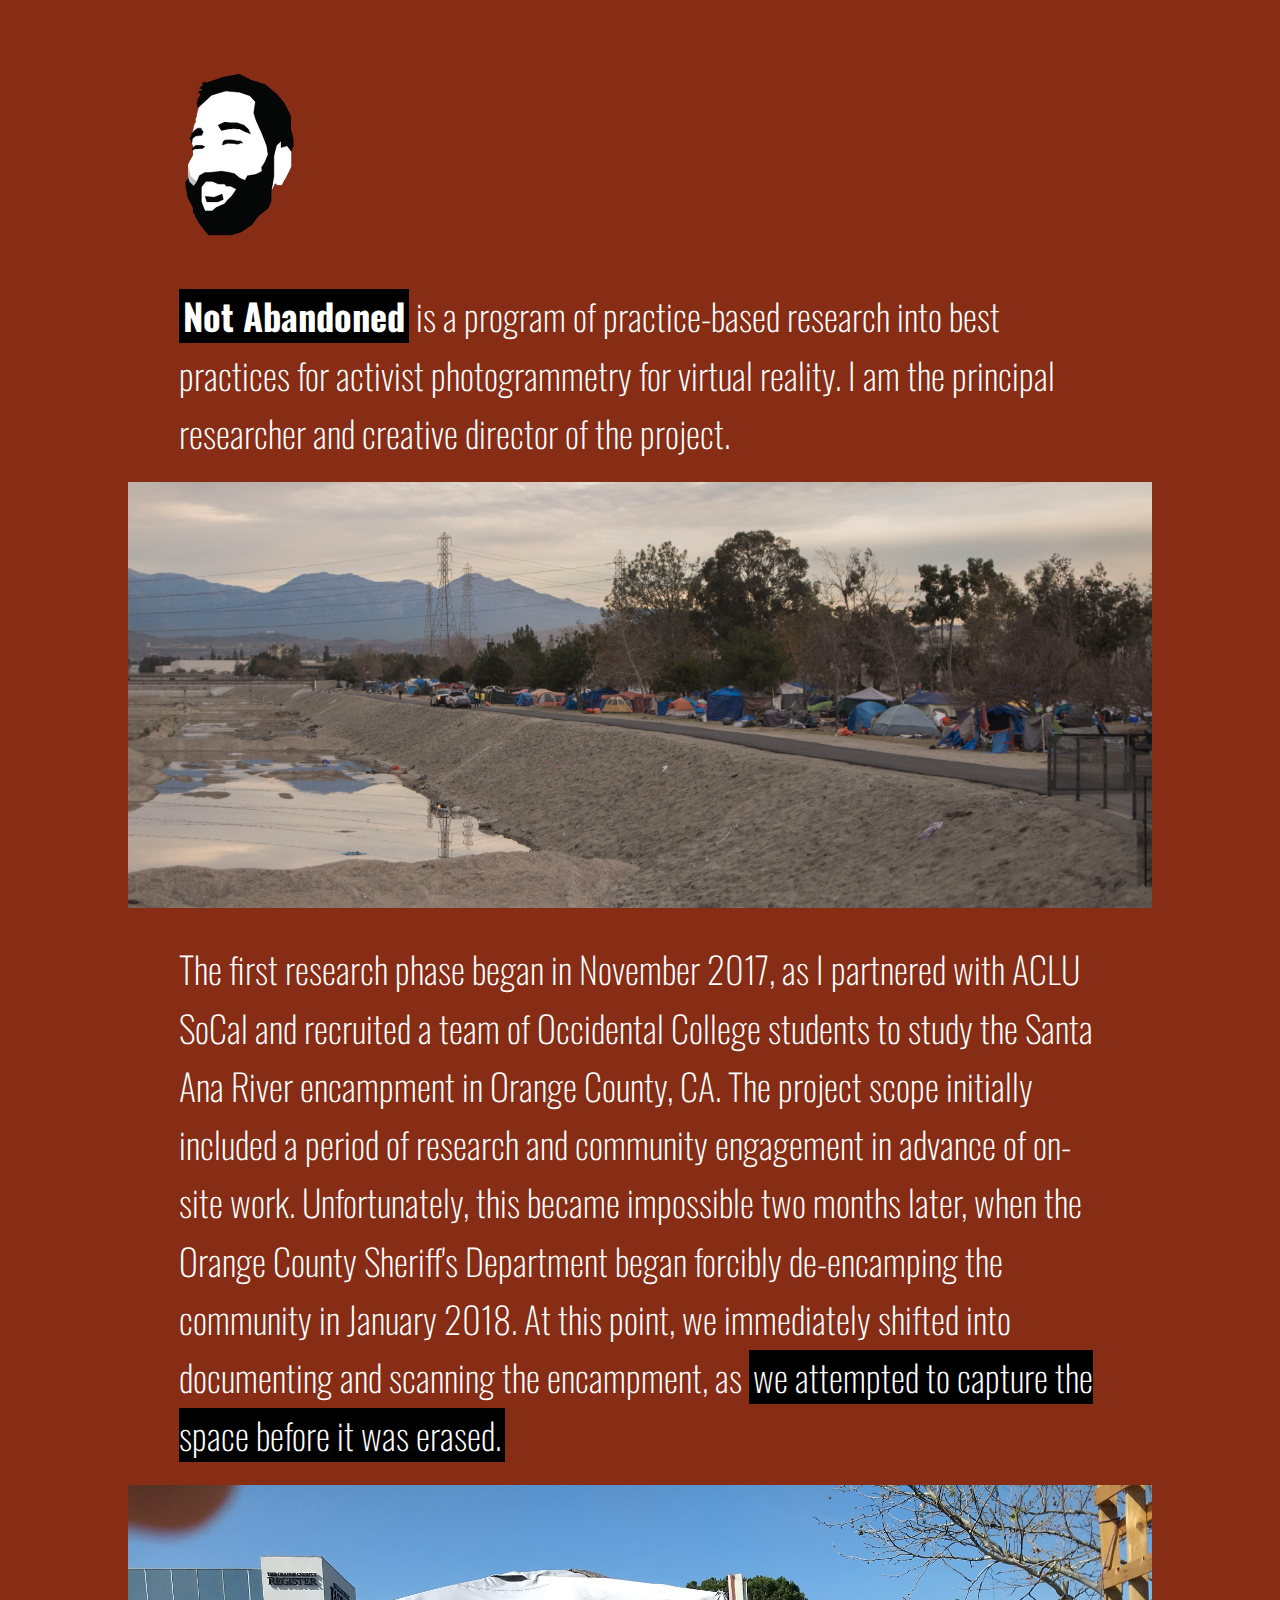
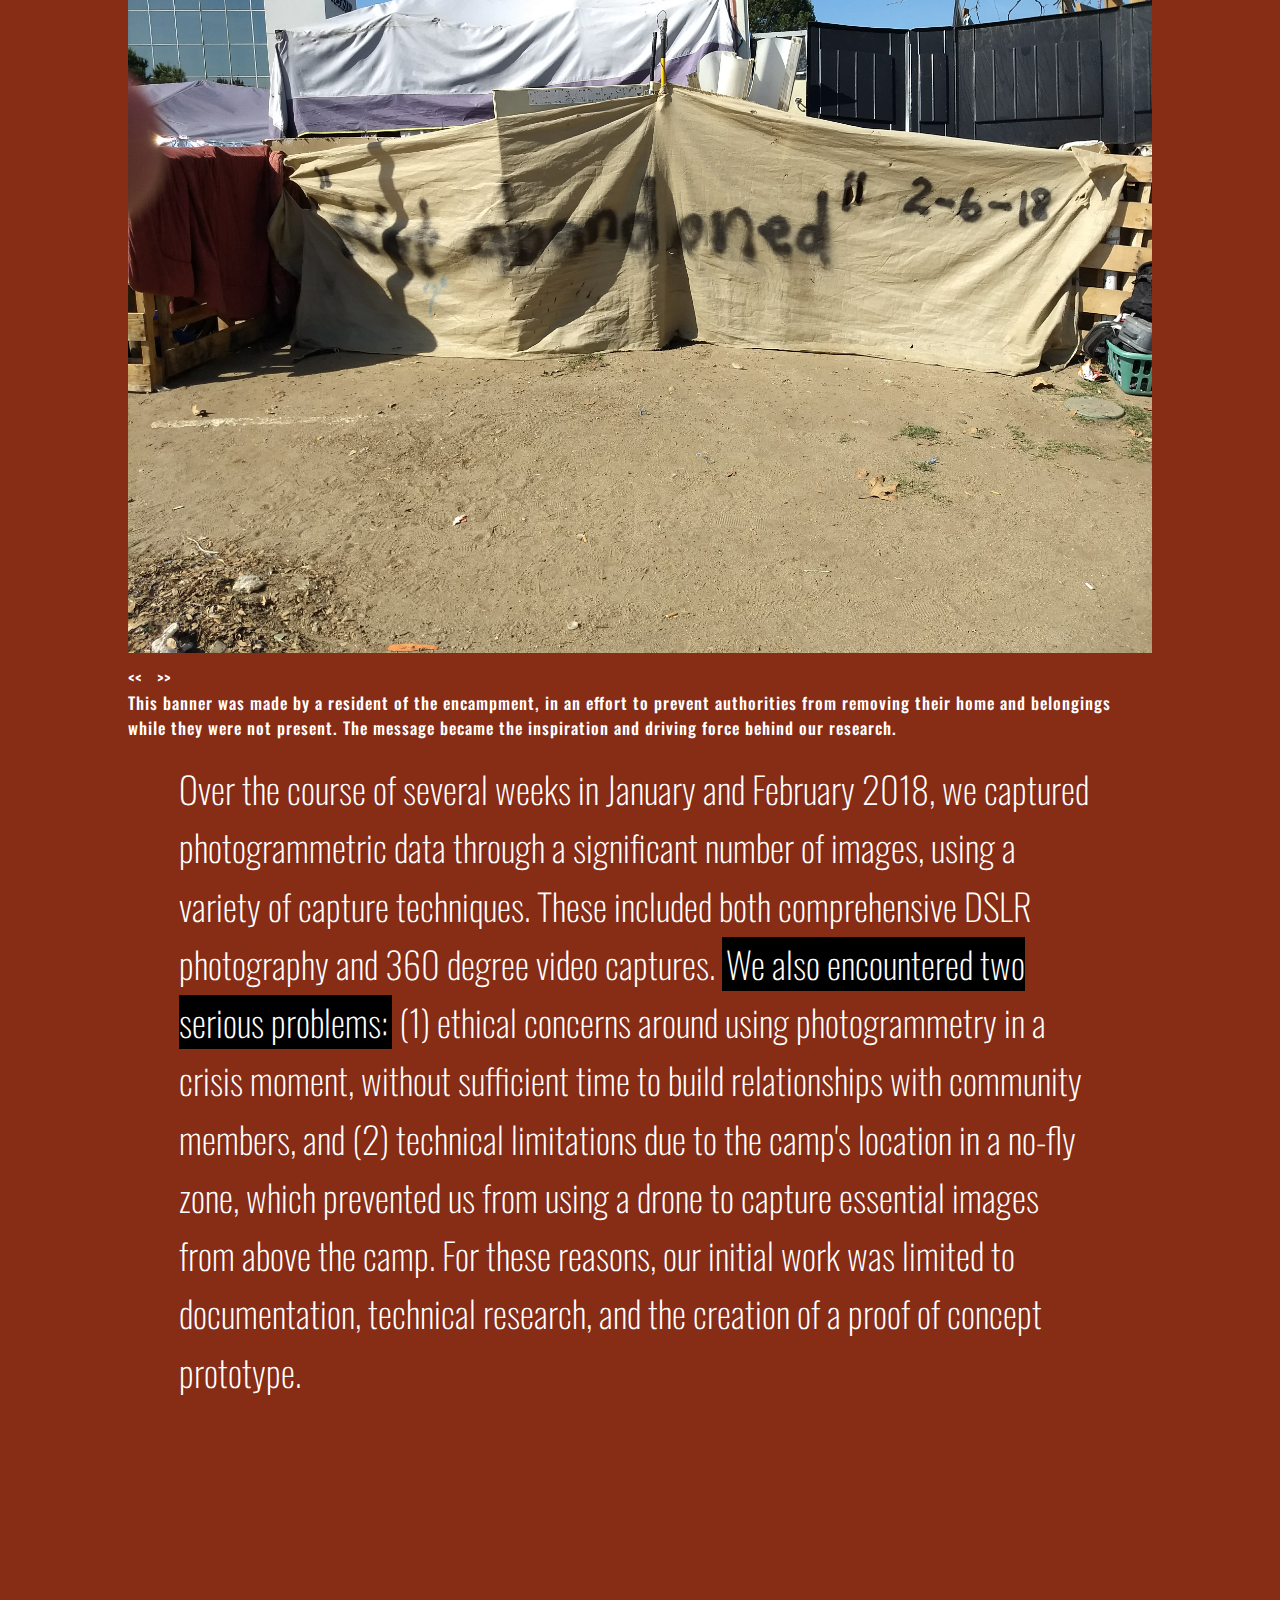
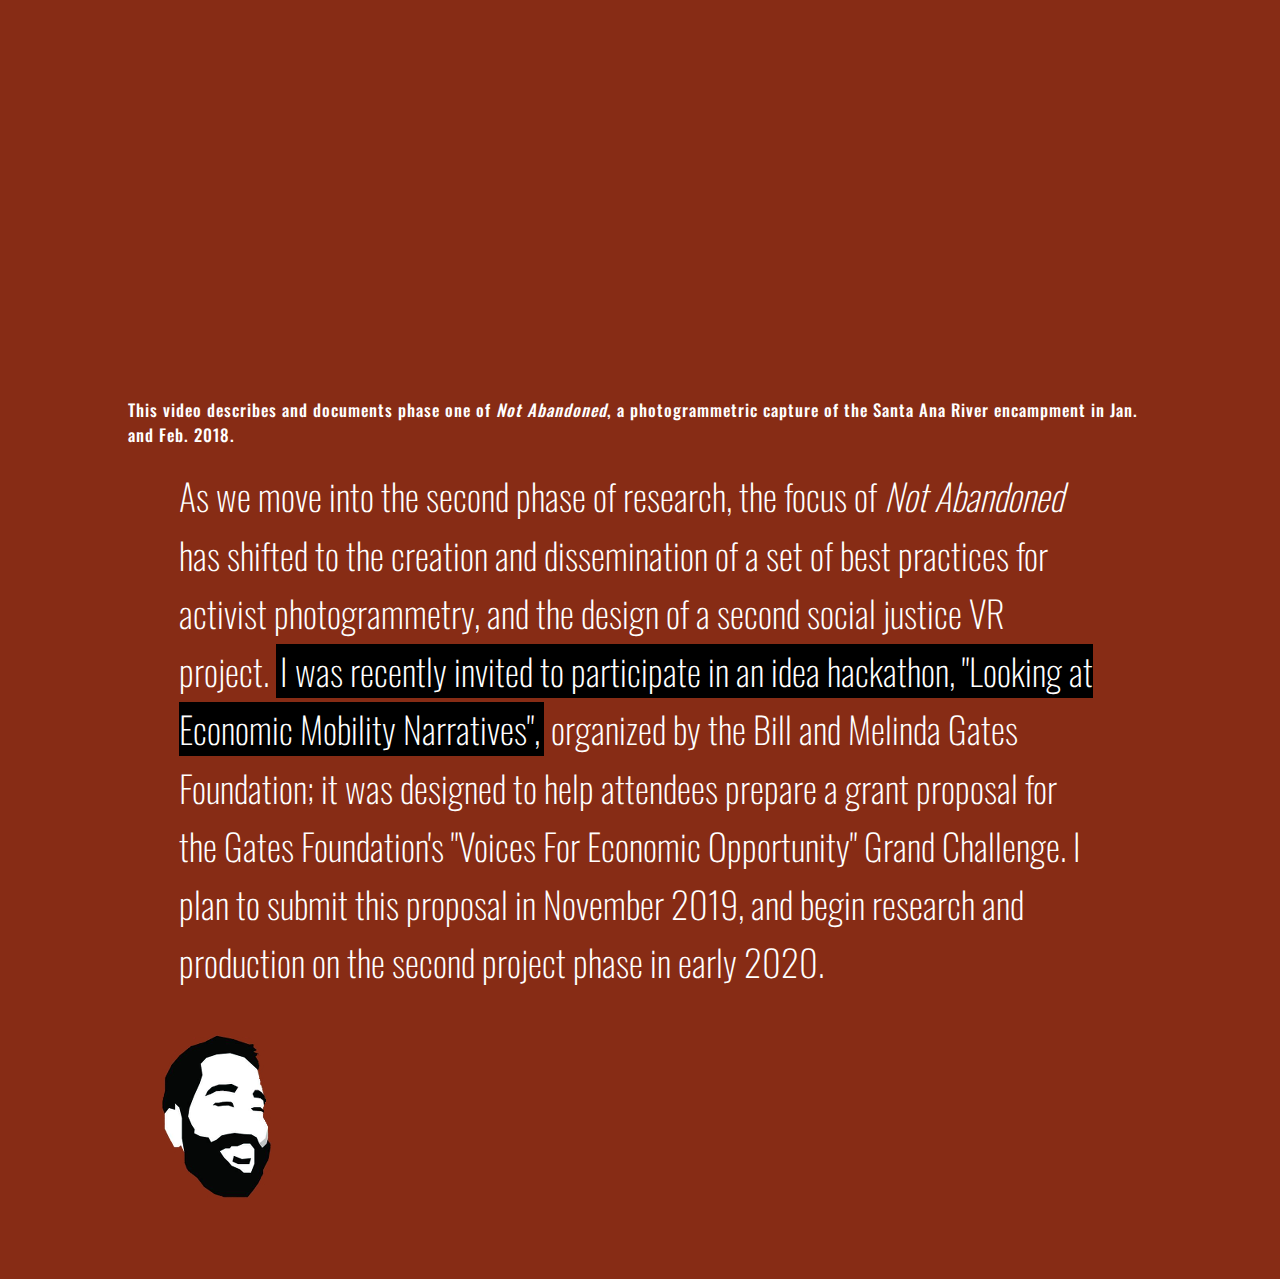
<file: projects/Not.html>
<!DOCTYPE html>
<html lang="en">

<head>
    <title>Project Template</title>
    <meta charset="utf-8">
    <meta name="viewport" content="width=device-width, initial-scale=1">
    <!--<link rel="stylesheet" type="text/css" href="https://cloud.typography.com/69386/6460372/css/fonts.css">-->
    <link href="https://fonts.googleapis.com/css?family=Open+Sans|Oswald&display=swap" rel="stylesheet">
    <link rel="stylesheet" type="text/css" href="../css/style.css">
    <meta name="description" content="Add project description here">
</head>

<!--<body class="work skinner">-->
<body>
<a name="top"></a>
<div class="margins">
    <main>
        <p>
        <a class="internal" href="../index.html"><img src="../img/headBack.png" alt="Adam"></a>
        </p>
        <!--Logline-->
        <p class="marginsInterior"><span class="highlight" style="font-weight: 700;">Not Abandoned</span> is a program of practice-based research into best practices for activist photogrammetry for virtual reality. I am the principal researcher and creative director of the project.
        </p>
        <figure><img src="../img/Not/Not_Banner.jpg" class="responsive"></figure>

        <!--Project Description: Meaning and Context-->
        <p class="marginsInterior">The first research phase began in November 2017, as I partnered with <a href="https://www.aclusocal.org/">ACLU SoCal</a> and recruited a team of Occidental College students to study the Santa Ana River encampment in Orange County, CA. The project scope initially included a period of research and community engagement in advance of on-site work. Unfortunately, this became impossible two months later, when the Orange County Sheriff's Department began forcibly de-encamping the community in January 2018. At this point, we immediately shifted into documenting and scanning the encampment, as <span class="highlight">we attempted to capture the space before it was erased.</span>
        </p>

        <!-- Adding an image carousel here. Includes captions.-->
        <figure class="slide" onClick="slide(1)"><img style="height: 100%; width: 100%; object-fit: contain" src="../img/Not/Not_NotAbandoned.jpg">
            <figcaption>
                <nav>
                    <a onClick="slide(-1)">
                        <<</a><span>&nbsp;&nbsp;&nbsp;</span><a onClick="slide(1)">>></a></nav>
                        This banner was made by a resident of the encampment, in an effort to prevent authorities from removing their home and belongings while they were not present. The message became the inspiration and driving force behind our research.
                        </figcaption>
                        <!--
                        <span class="title">Akio Calibo</span> - <span class="line">3,298 lines using pen tablet</span> - <span class="line">Inkjet Print</span> - <span class="line">45in. x 70.5in</span> - <span class="line">2017</span></figcaption>
                        -->
        </figure>
        <figure class="slide no-margin" onClick="slide(1)"><img style="height: 100%; width: 100%; object-fit: contain" src="../img/Not/Not_CampHope.jpg">
            <figcaption>
                <nav>
                    <a onClick="slide(-1)">
                        <<</a><span>&nbsp;&nbsp;&nbsp;</span><a onClick="slide(1)">>></a></nav>
                        Dogs were common in the encampment. This one rests beside 'Camp Hope', a community-run space where residents would work together to slow the de-encampment process.
                        </figcaption>
        </figure>
        <figure class="slide no-margin" onClick="slide(1)"><img style="height: 100%; width: 100%; object-fit: contain" src="../img/Not/Not_Memorial.jpg">
            <figcaption>
                <nav>
                    <a onClick="slide(-1)">
                        <<</a><span>&nbsp;&nbsp;&nbsp;</span><a onClick="slide(1)">>></a></nav>
                        Memorials were also common at the encampment. This memorial was perhaps the largest, and most centrally located.
                        </figcaption>
        </figure>
        <figure class="slide no-margin" onClick="slide(1)"><img style="height: 100%; width: 100%; object-fit: contain" src="../img/Not/Not_TrioWalking.jpg">
            <figcaption>
                <nav>
                    <a onClick="slide(-1)">
                        <<</a><span>&nbsp;&nbsp;&nbsp;</span><a onClick="slide(1)">>></a></nav>
                        Several members of the student research team enter the encampment, with photogrammetry equipment in tow.
                        </figcaption>
        </figure>
       <figure class="slide" onClick="slide(1)"><img style="height: 100%; width: 100%; object-fit: contain" src="../img/Not/Not_Witness.jpg">
            <figcaption>
                <nav>
                    <a onClick="slide(-1)">
                        <<</a><span>&nbsp;&nbsp;&nbsp;</span><a onClick="slide(1)">>></a></nav>
                        Here we see a student capturing the de-encampment in progress.
                        </figcaption>
                        <!--
                        <span class="title">Akio Calibo</span> - <span class="line">3,298 lines using pen tablet</span> - <span class="line">Inkjet Print</span> - <span class="line">45in. x 70.5in</span> - <span class="line">2017</span></figcaption>
                        -->
        </figure>
        <figure class="slide no-margin" onClick="slide(1)"><img style="height: 100%; width: 100%; object-fit: contain" src="../img/Not/Not_Cleanup.jpg">
            <figcaption>
                <nav>
                    <a onClick="slide(-1)">
                        <<</a><span>&nbsp;&nbsp;&nbsp;</span><a onClick="slide(1)">>></a></nav>
                        One of the cleanup crews that worked alongside police to remove residents' homes and belongings. Most of these materials were stuffed into two large shipping containers at one end of the camp. 
                        </figcaption>
        </figure>
        <figure class="slide no-margin" onClick="slide(1)"><img style="height: 100%; width: 100%; object-fit: contain" src="../img/Not/Not_PathWithTents.jpg">
            <figcaption>
                <nav>
                    <a onClick="slide(-1)">
                        <<</a><span>&nbsp;&nbsp;&nbsp;</span><a onClick="slide(1)">>></a></nav>
                        The encampment was over a mile long, and once housed upward of eight hundred residents along a bike and walking path. This stretch had already been partially de-encamped, and still many residents remained.
                        </figcaption>
        </figure>
        <figure class="slide no-margin" onClick="slide(1)"><img style="height: 100%; width: 100%; object-fit: contain" src="../img/Not/Not_AngelsStadium.jpg">
            <figcaption>
                <nav>
                    <a onClick="slide(-1)">
                        <<</a><span>&nbsp;&nbsp;&nbsp;</span><a onClick="slide(1)">>></a></nav>
                        Behind these dwellings, we can see Angels Stadium in the background. Note that the Anaheim Ducks' arena sits on the opposite side of the river, behind the person taking this photograph.
                        </figcaption>
        </figure>
       <figure class="slide" onClick="slide(1)"><img style="height: 100%; width: 100%; object-fit: contain" src="../img/Not/Not_KeepOut.jpg">
            <figcaption>
                <nav>
                    <a onClick="slide(-1)">
                        <<</a><span>&nbsp;&nbsp;&nbsp;</span><a onClick="slide(1)">>></a></nav>
                        Some residents erected barriers and signs, in an effort to resist de-encampment. Again, we see Angels Stadium in the background.
                        <!--
                        <span class="title">Akio Calibo</span> - <span class="line">3,298 lines using pen tablet</span> - <span class="line">Inkjet Print</span> - <span class="line">45in. x 70.5in</span> - <span class="line">2017</span></figcaption>
                        -->
        </figure>
        <figure class="slide no-margin" onClick="slide(1)"><img style="height: 100%; width: 100%; object-fit: contain" src="../img/Not/Not_BikeRepair.jpg">
            <figcaption>
                <nav>
                    <a onClick="slide(-1)">
                        <<</a><span>&nbsp;&nbsp;&nbsp;</span><a onClick="slide(1)">>></a></nav>
                        Many residents had lived in the encampment for several years, and some of these people served important roles in the community. For example, this person repaired residents' bicycles -- a critically important service, as many residents had jobs and needed their bikes for transportation.
                        </figcaption>
        </figure>
        <figure class="slide no-margin" onClick="slide(1)"><img style="height: 100%; width: 100%; object-fit: contain" src="../img/Not/Not_Drone.jpg">
            <figcaption>
                <nav>
                    <a onClick="slide(-1)">
                        <<</a><span>&nbsp;&nbsp;&nbsp;</span><a onClick="slide(1)">>></a></nav>
                        Drones are important (if not essential) to outdoor photogrammetry, in part because of the GPS-encoded image data they collect while photographing an area. 
                        </figcaption>
        </figure>
        <figure class="slide no-margin" onClick="slide(1)"><img style="height: 100%; width: 100%; object-fit: contain" src="../img/Not/Not_NoFly.jpg">
            <figcaption>
                <nav>
                    <a onClick="slide(-1)">
                        <<</a><span>&nbsp;&nbsp;&nbsp;</span><a onClick="slide(1)">>></a></nav>
                        We were unable to fly a drone over the encampment because it sat beneath a no-fly zone. We were relieved when we discovered this, because by then the team was seriously concerned about the ethics of flying a drone overhead in this manner.
                        </figcaption>
        </figure>

       <!--Project Description: What you did, and the state of the project-->
        <p class="marginsInterior">Over the course of several weeks in January and February 2018, we captured photogrammetric data through a significant number of images, using a variety of capture techniques. These included both comprehensive DSLR photography and 360 degree video captures. <span class="highlight">We also encountered two serious problems:</span> (1) ethical concerns around using photogrammetry in a crisis moment, without sufficient time to build relationships with community members, and (2) technical limitations due to the camp's location in a no-fly zone, which prevented us from using a drone to capture essential images from above the camp. For these reasons, our initial work was limited to documentation, technical research, and the creation of a proof of concept prototype.
        </p>

        <!-- Video embed test. You want the video to scale responsively. Use this: https://embedresponsively.com/ -->
        <style>.embed-container { position: relative; padding-bottom: 56.25%; height: 0; overflow: hidden; max-width: 100%; } .embed-container iframe, .embed-container object, .embed-container embed { position: absolute; top: 0; left: 0; width: 100%; height: 100%; }</style><div class='embed-container'><iframe src='https://www.youtube.com/embed//hFxcc64FpCM' frameborder='0' allowfullscreen></iframe></div>
        <figcaption>
            This video describes and documents phase one of <i>Not Abandoned</i>, a photogrammetric capture of the Santa Ana River encampment in Jan. and Feb. 2018. 
        </figcaption>

        <p class="marginsInterior">As we move into the second phase of research, the focus of <i>Not Abandoned</i> has shifted to the creation and dissemination of a set of best practices for activist photogrammetry, and the design of a second social justice VR project. <span class="highlight">I was recently invited to participate in an idea hackathon, <a href="http://events.gatesfoundation.org/events/idea-hackathon-looking-at-economic-mobility-narratives-la/event-summary-a779cb3f648a4494b98e4100dcc2bd07.aspx">"Looking at Economic Mobility Narratives"</a>,</span> organized by the Bill and Melinda Gates Foundation; it was designed to help attendees prepare a grant proposal for the Gates Foundation's <a href="https://gcgh.grandchallenges.org/challenge/voices-economic-opportunity">"Voices For Economic Opportunity" Grand Challenge</a>. I plan to submit this proposal in November 2019, and begin research and production on the second project phase in early 2020.
        </p>

        <!-- This is the place for lists of exhibitions, publications, awards, etc. Should probably use bullet points. -->

    <!-- Head as button leading to top of page. -->
        <p>
        <a class="internal" href="#top"><img src="../img/head.png" alt="Adam"></a>
        </p>
    </main>
    <script type="text/javascript" src="../js/slide.js"></script>
</div>
</body>

</html>
</file>
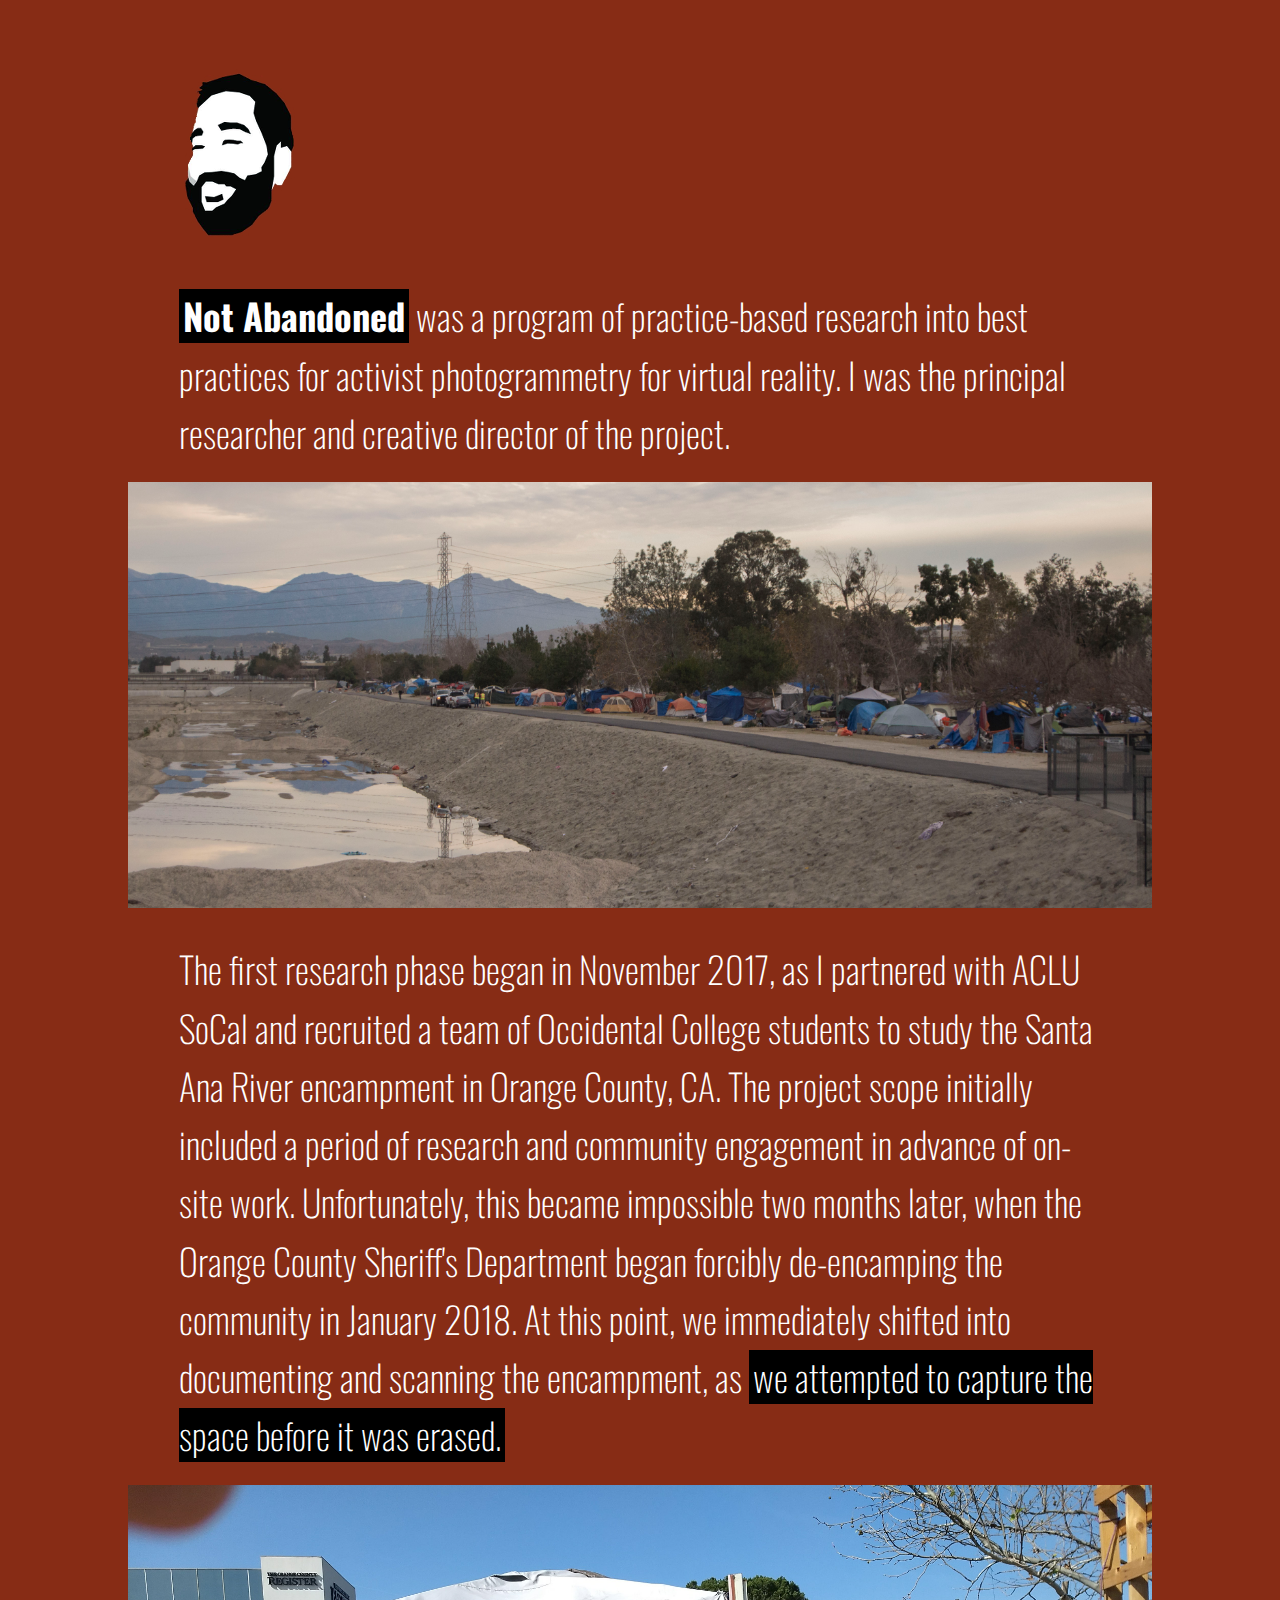
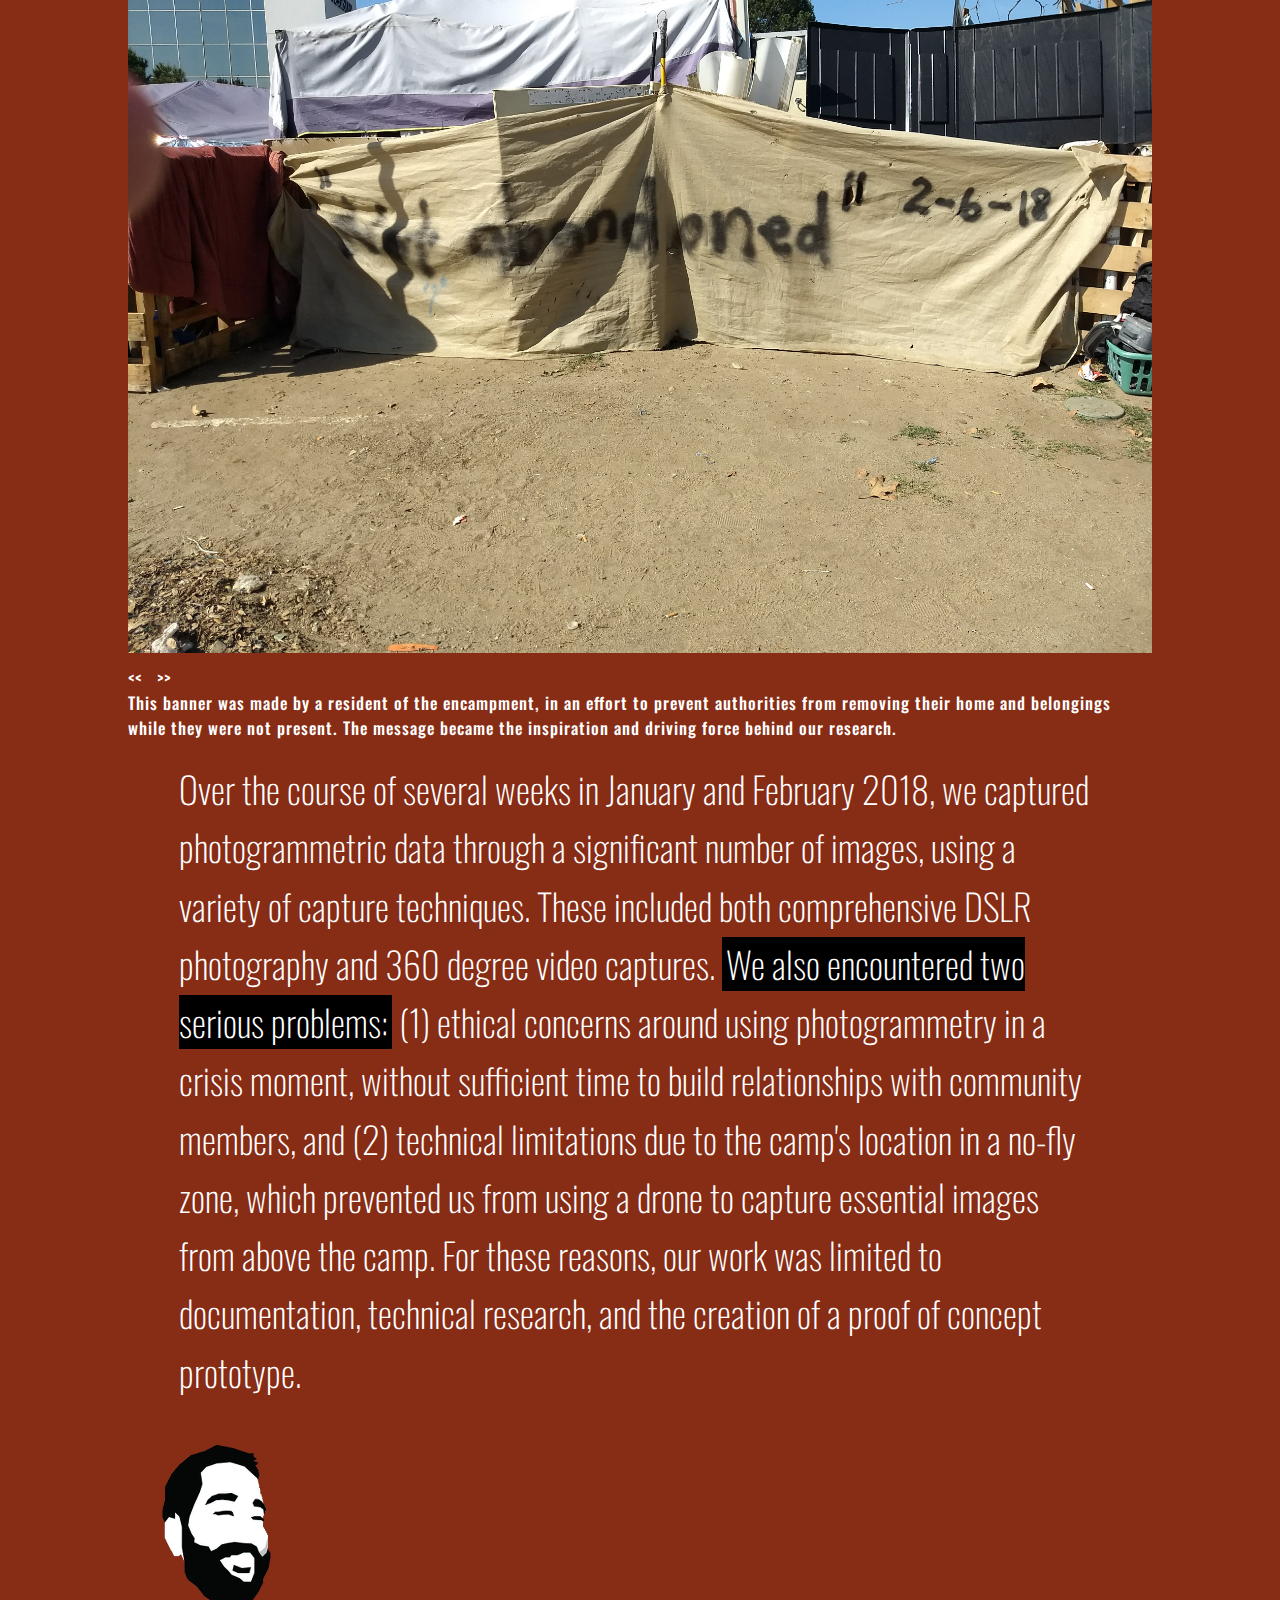
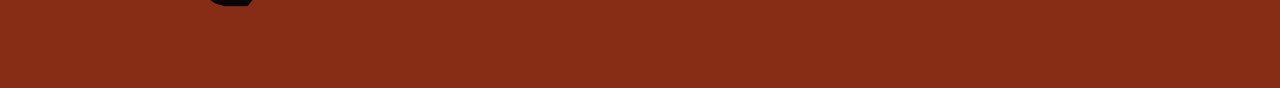
<file: projects/NotAbandoned.html>
<!DOCTYPE html>
<html lang="en">

<head>
    <title>Not Abandoned</title>
    <meta charset="utf-8">
    <meta name="viewport" content="width=device-width, initial-scale=1">
    <!--<link rel="stylesheet" type="text/css" href="https://cloud.typography.com/69386/6460372/css/fonts.css">-->
    <link href="https://fonts.googleapis.com/css?family=Open+Sans|Oswald&display=swap" rel="stylesheet">
    <link rel="stylesheet" type="text/css" href="../css/style.css">
    <meta name="description" content="Add project description here">
    <link rel="icon" type="image/png" href="../img/icon.png" />
</head>

<!--<body class="work skinner">-->
<body>
<a name="top"></a>
<div class="margins">
    <main>
        <p>
        <a class="internal" href="../index.html"><img src="../img/headBack.png" alt="Adam"></a>
        </p>
        <!--Logline-->
        <p class="marginsInterior"><span class="highlight" style="font-weight: 700;">Not Abandoned</span> was a program of practice-based research into best practices for activist photogrammetry for virtual reality. I was the principal researcher and creative director of the project.
        </p>
        <figure><img src="../img/Not/Not_Banner.jpg" class="responsive"></figure>

        <!--Project Description: Meaning and Context-->
        <p class="marginsInterior">The first research phase began in November 2017, as I partnered with <a href="https://www.aclusocal.org/">ACLU SoCal</a> and recruited a team of Occidental College students to study the Santa Ana River encampment in Orange County, CA. The project scope initially included a period of research and community engagement in advance of on-site work. Unfortunately, this became impossible two months later, when the Orange County Sheriff's Department began forcibly de-encamping the community in January 2018. At this point, we immediately shifted into documenting and scanning the encampment, as <span class="highlight">we attempted to capture the space before it was erased.</span>
        </p>

        <!-- Adding an image carousel here. Includes captions.-->
        <figure class="slide" onClick="slide(1)"><img style="height: 100%; width: 100%; object-fit: contain" src="../img/Not/Not_NotAbandoned.jpg">
            <figcaption>
                <nav>
                    <a onClick="slide(-1)">
                        <<</a><span>&nbsp;&nbsp;&nbsp;</span><a onClick="slide(1)">>></a></nav>
                        This banner was made by a resident of the encampment, in an effort to prevent authorities from removing their home and belongings while they were not present. The message became the inspiration and driving force behind our research.
                        </figcaption>
                        <!--
                        <span class="title">Akio Calibo</span> - <span class="line">3,298 lines using pen tablet</span> - <span class="line">Inkjet Print</span> - <span class="line">45in. x 70.5in</span> - <span class="line">2017</span></figcaption>
                        -->
        </figure>
        <figure class="slide no-margin" onClick="slide(1)"><img style="height: 100%; width: 100%; object-fit: contain" src="../img/Not/Not_CampHope.jpg">
            <figcaption>
                <nav>
                    <a onClick="slide(-1)">
                        <<</a><span>&nbsp;&nbsp;&nbsp;</span><a onClick="slide(1)">>></a></nav>
                        Dogs were common in the encampment. This one rests beside 'Camp Hope', a community-run space where residents would work together to slow the de-encampment process.
                        </figcaption>
        </figure>
        <figure class="slide no-margin" onClick="slide(1)"><img style="height: 100%; width: 100%; object-fit: contain" src="../img/Not/Not_Memorial.jpg">
            <figcaption>
                <nav>
                    <a onClick="slide(-1)">
                        <<</a><span>&nbsp;&nbsp;&nbsp;</span><a onClick="slide(1)">>></a></nav>
                        Memorials were also common at the encampment. This memorial was perhaps the largest, and most centrally located.
                        </figcaption>
        </figure>
        <figure class="slide no-margin" onClick="slide(1)"><img style="height: 100%; width: 100%; object-fit: contain" src="../img/Not/Not_TrioWalking.jpg">
            <figcaption>
                <nav>
                    <a onClick="slide(-1)">
                        <<</a><span>&nbsp;&nbsp;&nbsp;</span><a onClick="slide(1)">>></a></nav>
                        Several members of the student research team enter the encampment, with photogrammetry equipment in tow.
                        </figcaption>
        </figure>
       <figure class="slide" onClick="slide(1)"><img style="height: 100%; width: 100%; object-fit: contain" src="../img/Not/Not_Witness.jpg">
            <figcaption>
                <nav>
                    <a onClick="slide(-1)">
                        <<</a><span>&nbsp;&nbsp;&nbsp;</span><a onClick="slide(1)">>></a></nav>
                        Here we see a student capturing the de-encampment in progress.
                        </figcaption>
                        <!--
                        <span class="title">Akio Calibo</span> - <span class="line">3,298 lines using pen tablet</span> - <span class="line">Inkjet Print</span> - <span class="line">45in. x 70.5in</span> - <span class="line">2017</span></figcaption>
                        -->
        </figure>
        <figure class="slide no-margin" onClick="slide(1)"><img style="height: 100%; width: 100%; object-fit: contain" src="../img/Not/Not_Cleanup.jpg">
            <figcaption>
                <nav>
                    <a onClick="slide(-1)">
                        <<</a><span>&nbsp;&nbsp;&nbsp;</span><a onClick="slide(1)">>></a></nav>
                        One of the cleanup crews that worked alongside police to remove residents' homes and belongings. Most of these materials were stuffed into two large shipping containers at one end of the camp. 
                        </figcaption>
        </figure>
        <figure class="slide no-margin" onClick="slide(1)"><img style="height: 100%; width: 100%; object-fit: contain" src="../img/Not/Not_PathWithTents.jpg">
            <figcaption>
                <nav>
                    <a onClick="slide(-1)">
                        <<</a><span>&nbsp;&nbsp;&nbsp;</span><a onClick="slide(1)">>></a></nav>
                        The encampment was over a mile long, and once housed upward of eight hundred residents along a bike and walking path. This stretch had already been partially de-encamped, and still many residents remained.
                        </figcaption>
        </figure>
        <figure class="slide no-margin" onClick="slide(1)"><img style="height: 100%; width: 100%; object-fit: contain" src="../img/Not/Not_AngelsStadium.jpg">
            <figcaption>
                <nav>
                    <a onClick="slide(-1)">
                        <<</a><span>&nbsp;&nbsp;&nbsp;</span><a onClick="slide(1)">>></a></nav>
                        Behind these dwellings, we can see Angels Stadium in the background. Note that the Anaheim Ducks' arena sits on the opposite side of the river, behind the person taking this photograph.
                        </figcaption>
        </figure>
       <figure class="slide" onClick="slide(1)"><img style="height: 100%; width: 100%; object-fit: contain" src="../img/Not/Not_KeepOut.jpg">
            <figcaption>
                <nav>
                    <a onClick="slide(-1)">
                        <<</a><span>&nbsp;&nbsp;&nbsp;</span><a onClick="slide(1)">>></a></nav>
                        Some residents erected barriers and signs, in an effort to resist de-encampment. Again, we see Angels Stadium in the background.
                        <!--
                        <span class="title">Akio Calibo</span> - <span class="line">3,298 lines using pen tablet</span> - <span class="line">Inkjet Print</span> - <span class="line">45in. x 70.5in</span> - <span class="line">2017</span></figcaption>
                        -->
        </figure>
        <figure class="slide no-margin" onClick="slide(1)"><img style="height: 100%; width: 100%; object-fit: contain" src="../img/Not/Not_BikeRepair.jpg">
            <figcaption>
                <nav>
                    <a onClick="slide(-1)">
                        <<</a><span>&nbsp;&nbsp;&nbsp;</span><a onClick="slide(1)">>></a></nav>
                        Many residents had lived in the encampment for several years, and some of these people served important roles in the community. For example, this person repaired residents' bicycles -- a critically important service, as many residents had jobs and needed their bikes for transportation.
                        </figcaption>
        </figure>
        <figure class="slide no-margin" onClick="slide(1)"><img style="height: 100%; width: 100%; object-fit: contain" src="../img/Not/Not_Drone.jpg">
            <figcaption>
                <nav>
                    <a onClick="slide(-1)">
                        <<</a><span>&nbsp;&nbsp;&nbsp;</span><a onClick="slide(1)">>></a></nav>
                        Drones are important (if not essential) to outdoor photogrammetry, in part because of the GPS-encoded image data they collect while photographing an area. 
                        </figcaption>
        </figure>
        <figure class="slide no-margin" onClick="slide(1)"><img style="height: 100%; width: 100%; object-fit: contain" src="../img/Not/Not_NoFly.jpg">
            <figcaption>
                <nav>
                    <a onClick="slide(-1)">
                        <<</a><span>&nbsp;&nbsp;&nbsp;</span><a onClick="slide(1)">>></a></nav>
                        We were unable to fly a drone over the encampment because it sat beneath a no-fly zone. We were relieved when we discovered this, because by then the team was seriously concerned about the ethics of flying a drone overhead in this manner.
                        </figcaption>
        </figure>

       <!--Project Description: What you did, and the state of the project-->
        <p class="marginsInterior">Over the course of several weeks in January and February 2018, we captured photogrammetric data through a significant number of images, using a variety of capture techniques. These included both comprehensive DSLR photography and 360 degree video captures. <span class="highlight">We also encountered two serious problems:</span> (1) ethical concerns around using photogrammetry in a crisis moment, without sufficient time to build relationships with community members, and (2) technical limitations due to the camp's location in a no-fly zone, which prevented us from using a drone to capture essential images from above the camp. For these reasons, our work was limited to documentation, technical research, and the creation of a proof of concept prototype.
        </p>

        <!-- Video embed test. You want the video to scale responsively. Use this: https://embedresponsively.com/ -->
        <!-- Video is now private on YouTube, so I can't embed it here.
        <style>.embed-container { position: relative; padding-bottom: 56.25%; height: 0; overflow: hidden; max-width: 100%; } .embed-container iframe, .embed-container object, .embed-container embed { position: absolute; top: 0; left: 0; width: 100%; height: 100%; }</style><div class='embed-container'><iframe src='https://www.youtube.com/embed//hFxcc64FpCM' frameborder='0' allowfullscreen></iframe></div>
        <figcaption>
            This video describes and documents phase one of <i>Not Abandoned</i>, a photogrammetric capture of the Santa Ana River encampment in Jan. and Feb. 2018. 
        </figcaption>
        -->
        <!--
        <p class="marginsInterior">As we move into the second phase of research, the focus of <i>Not Abandoned</i> has shifted to the creation and dissemination of a set of best practices for activist photogrammetry, and the design of a second social justice VR project. <span class="highlight">I was recently invited to participate in an idea hackathon, <a href="http://events.gatesfoundation.org/events/idea-hackathon-looking-at-economic-mobility-narratives-la/event-summary-a779cb3f648a4494b98e4100dcc2bd07.aspx">"Looking at Economic Mobility Narratives"</a>,</span> organized by the Bill and Melinda Gates Foundation; it was designed to help attendees prepare a grant proposal for the Gates Foundation's <a href="https://gcgh.grandchallenges.org/challenge/voices-economic-opportunity">"Voices For Economic Opportunity" Grand Challenge</a>. I plan to submit this proposal in November 2019, and begin research and production on the second project phase in early 2020.
        </p>
        -->
        <!-- This is the place for lists of exhibitions, publications, awards, etc. Should probably use bullet points. -->

    <!-- Head as button leading to top of page. -->
        <p>
        <a class="internal" href="#top"><img src="../img/head.png" alt="Adam"></a>
        </p>
    </main>
    <script type="text/javascript" src="../js/slide.js"></script>
</div>
</body>

</html>
</file>
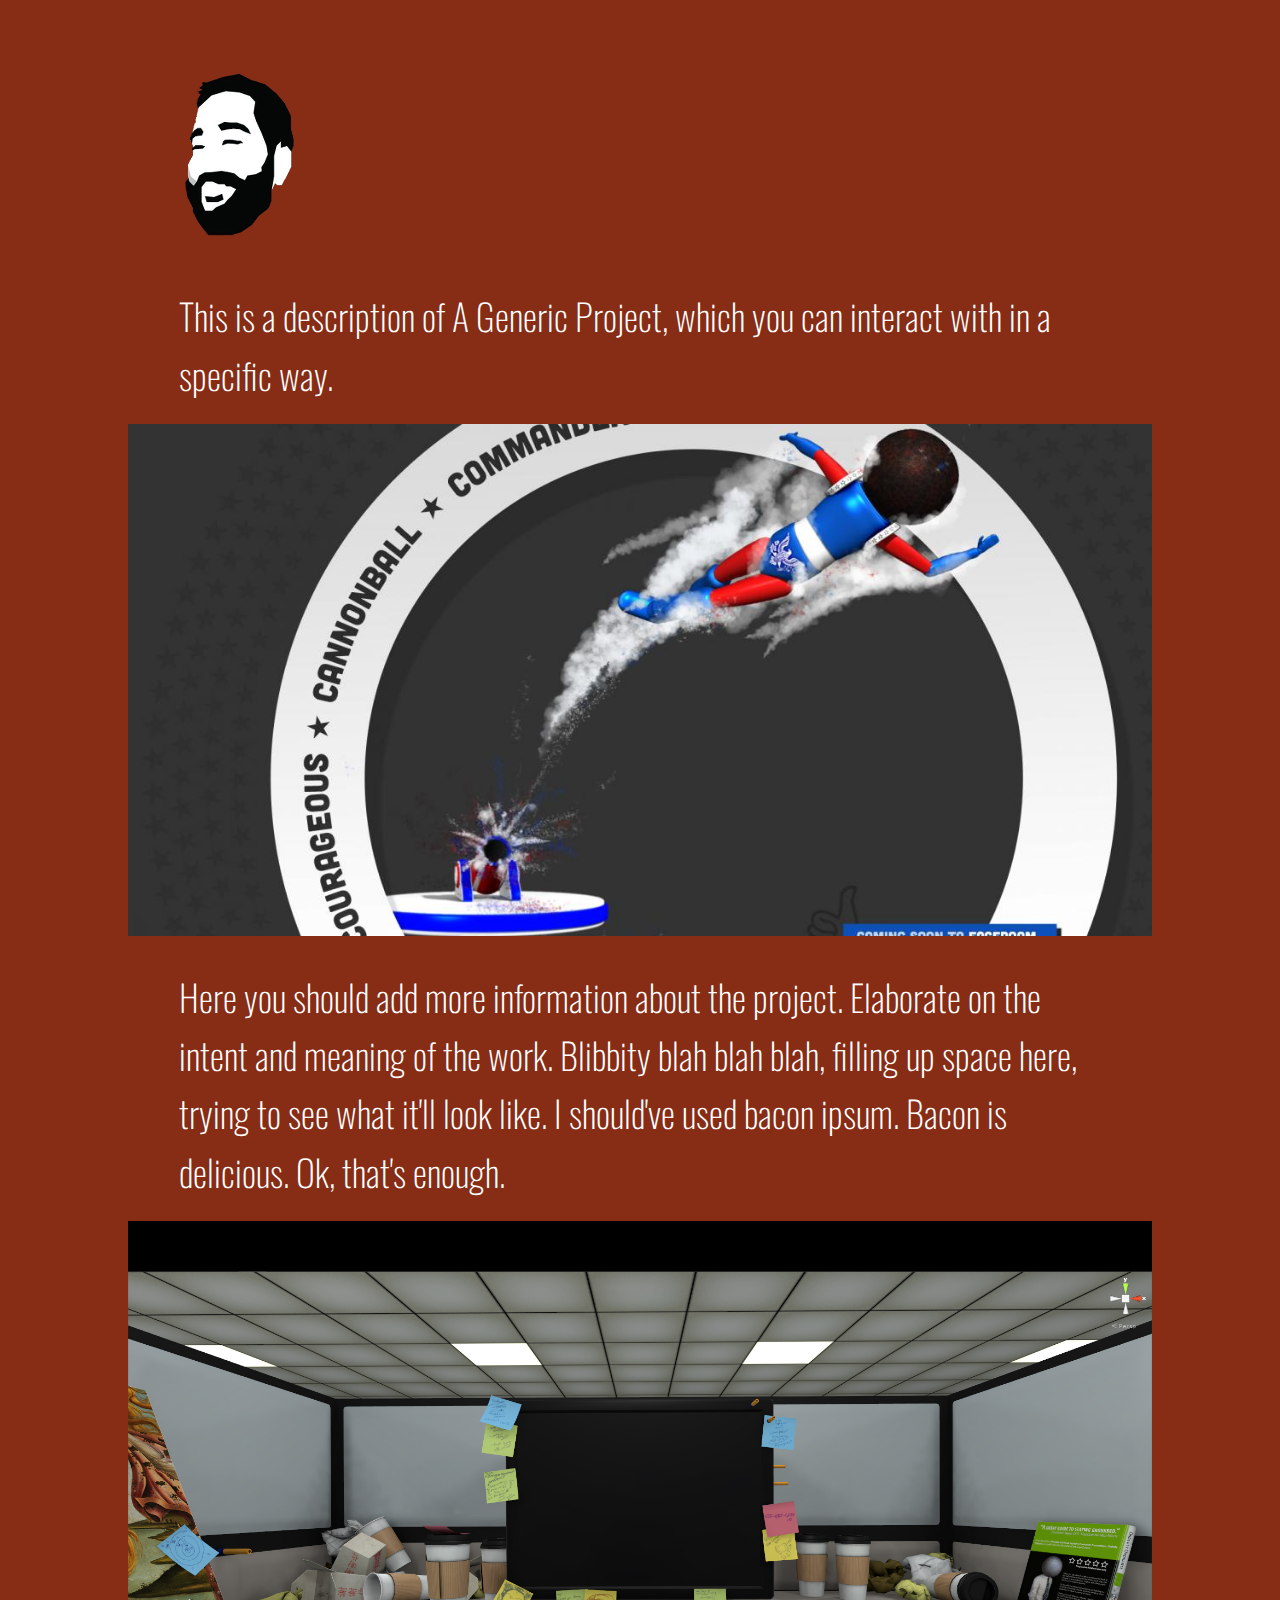
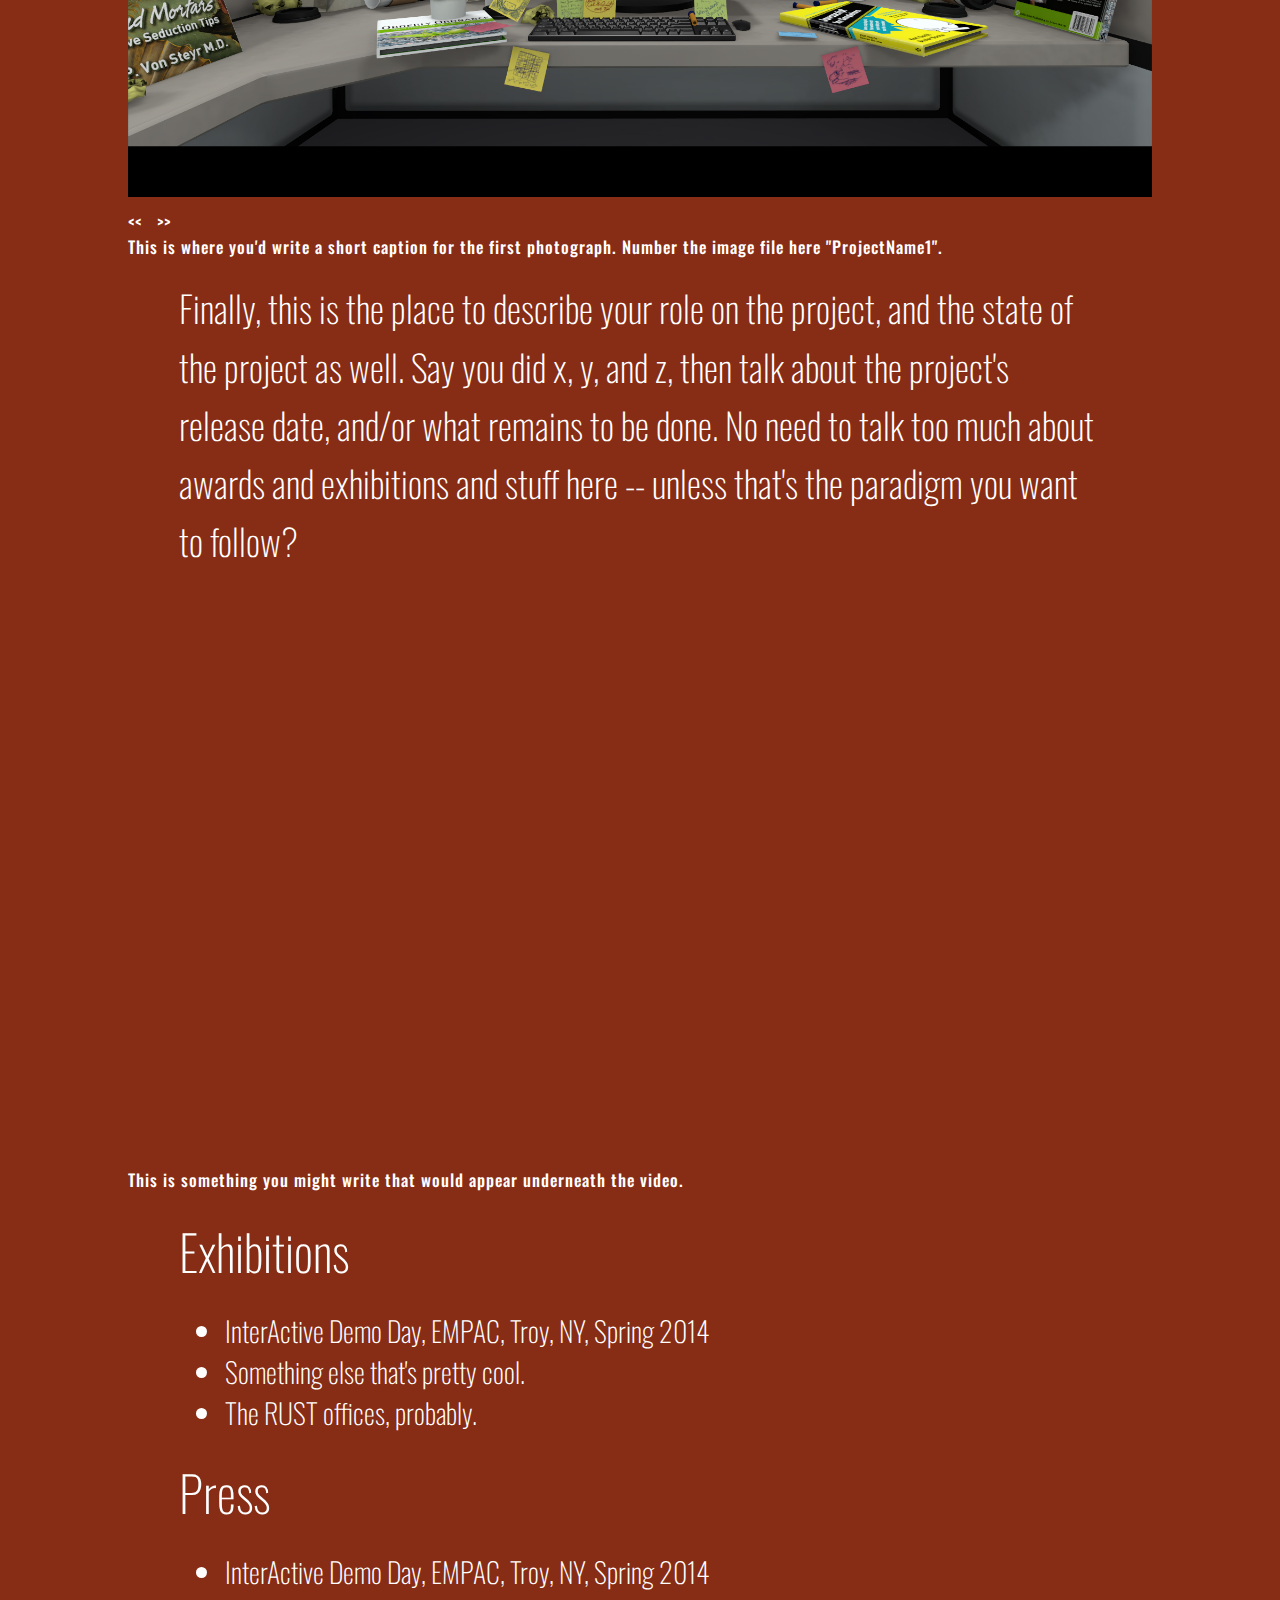
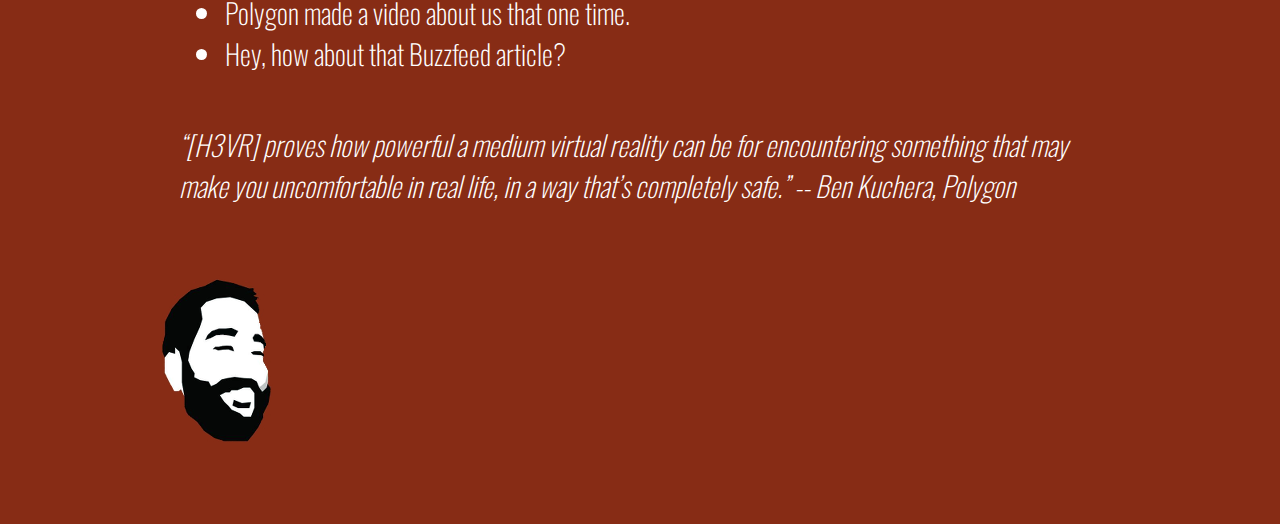
<file: projects/projectTemplate.html>
<!DOCTYPE html>
<html lang="en">

<head>
    <title>Project Template</title>
    <meta charset="utf-8">
    <meta name="viewport" content="width=device-width, initial-scale=1">
    <!--<link rel="stylesheet" type="text/css" href="https://cloud.typography.com/69386/6460372/css/fonts.css">-->
    <link href="https://fonts.googleapis.com/css?family=Open+Sans|Oswald&display=swap" rel="stylesheet">
    <link rel="stylesheet" type="text/css" href="../css/style.css">
    <meta name="description" content="Add project description here">
    <link rel="icon" type="image/png" href="../img/icon.png" />
</head>

<!--<body class="work skinner">-->
<body>
<a name="top"></a>
<div class="margins">
    <main>
        <p>
        <a class="internal" href="../index.html"><img src="../img/headBack.png" alt="Adam"></a>
        </p>
        <!--Logline-->
        <p class="marginsInterior">This is a description of <a href="http://www.boxingskinner.com">A Generic Project</a>, which you can interact with in a specific way.
        </p>
        <figure><img src="../img/CCC_Banner.jpg" class="responsive"></figure>

        <!--Project Description: Meaning and Context-->
        <p class="marginsInterior">Here you should add more information about the project. Elaborate on the intent and meaning of the work. Blibbity blah blah blah, filling up space here, trying to see what it'll look like. I should've used bacon ipsum. Bacon is delicious. Ok, that's enough.
        </p>

        <!-- Adding an image carousel here. Includes captions.-->
        <figure class="slide" onClick="slide(1)"><img style="height: 100%; width: 100%; object-fit: contain" src="../img/CCC1.jpg">
            <figcaption>
                <nav>
                    <a onClick="slide(-1)">
                        <<</a><span>&nbsp;&nbsp;&nbsp;</span><a onClick="slide(1)">>></a></nav>
                        This is where you'd write a short caption for the first photograph. Number the image file here "ProjectName1".
                        </figcaption>
                        <!--
                        <span class="title">Akio Calibo</span> - <span class="line">3,298 lines using pen tablet</span> - <span class="line">Inkjet Print</span> - <span class="line">45in. x 70.5in</span> - <span class="line">2017</span></figcaption>
                        -->
        </figure>
        <figure class="slide no-margin" onClick="slide(1)"><img style="height: 100%; width: 100%; object-fit: contain" src="../img/CCC3.jpg">
            <figcaption>
                <nav>
                    <a onClick="slide(-1)">
                        <<</a><span>&nbsp;&nbsp;&nbsp;</span><a onClick="slide(1)">>></a></nav>
                        This is where you'd write a short caption for the second photograph. Number the image file here "ProjectName3", because the slider works out of order.
                        </figcaption>
        </figure>
        <figure class="slide no-margin" onClick="slide(1)"><img style="height: 100%; width: 100%; object-fit: contain" src="../img/CCC2.jpg">
            <figcaption>
                <nav>
                    <a onClick="slide(-1)">
                        <<</a><span>&nbsp;&nbsp;&nbsp;</span><a onClick="slide(1)">>></a></nav>
                        This is where you'd write a short caption for the third photograph. Remember: number the image file here "ProjectName2".
                        </figcaption>
        </figure>
        <figure class="slide no-margin" onClick="slide(1)"><img style="height: 100%; width: 100%; object-fit: contain" src="../img/CCC4.jpg">
            <figcaption>
                <nav>
                    <a onClick="slide(-1)">
                        <<</a><span>&nbsp;&nbsp;&nbsp;</span><a onClick="slide(1)">>></a></nav>
                        This is where you'd write a short caption for the fourth photograph. Remember: number the image file here "ProjectName4".
                        </figcaption>
        </figure>

       <!--Project Description: What you did, and the state of the project-->
        <p class="marginsInterior">Finally, this is the place to describe your role on the project, and the state of the project as well. Say you did x, y, and z, then talk about the project's release date, and/or what remains to be done. No need to talk too much about awards and exhibitions and stuff here -- unless that's the paradigm you want to follow?
        </p>

        <!-- Video embed test. You want the video to scale responsively. Use this: https://embedresponsively.com/ -->
        <style>.embed-container { position: relative; padding-bottom: 56.25%; height: 0; overflow: hidden; max-width: 100%; } .embed-container iframe, .embed-container object, .embed-container embed { position: absolute; top: 0; left: 0; width: 100%; height: 100%; }</style><div class='embed-container'><iframe src='https://www.youtube.com/embed/t6cvIT8NCXg' frameborder='0' allowfullscreen></iframe></div>
        <figcaption>
            This is something you might write that would appear underneath the video.
        </figcaption>

        <!-- This is the place for lists of exhibitions, publications, awards, etc. Should probably use bullet points. -->
        <div class="marginsInterior">
        <p>Exhibitions
            <ul class="marginsInterior">
              <li><a href="https://interactivedemoday.weebly.com/about.html">InterActive Demo Day</a>, EMPAC, Troy, NY, Spring 2014</li>
              <li>Something else that's pretty cool.</li>
              <li>The RUST offices, probably.</li>
            </ul>
        </p>
        </div>
        <div class="marginsInterior">
        <p>Press
            <ul class="marginsInterior">
              <li><a href="https://interactivedemoday.weebly.com/about.html">InterActive Demo Day</a>, EMPAC, Troy, NY, Spring 2014</li>
              <li>Polygon made a video about us that one time.</li>
              <li>Hey, how about that Buzzfeed article?</li>
            </ul>
        </p>
        <!-- Add a quote if you've got a relevant one here. -->
        <blockquote>
            “[H3VR] proves how powerful a medium virtual reality can be for encountering something that may make you uncomfortable in real life, in a way that’s completely safe.” -- Ben Kuchera, Polygon
        </blockquote>
        </div>

    <!-- Head as button leading to top of page. -->
        <p>
        <a class="internal" href="#top"><img src="../img/head.png" alt="Adam"></a>
        </p>
    </main>
    <script type="text/javascript" src="../js/slide.js"></script>
</div>
</body>

</html>
</file>
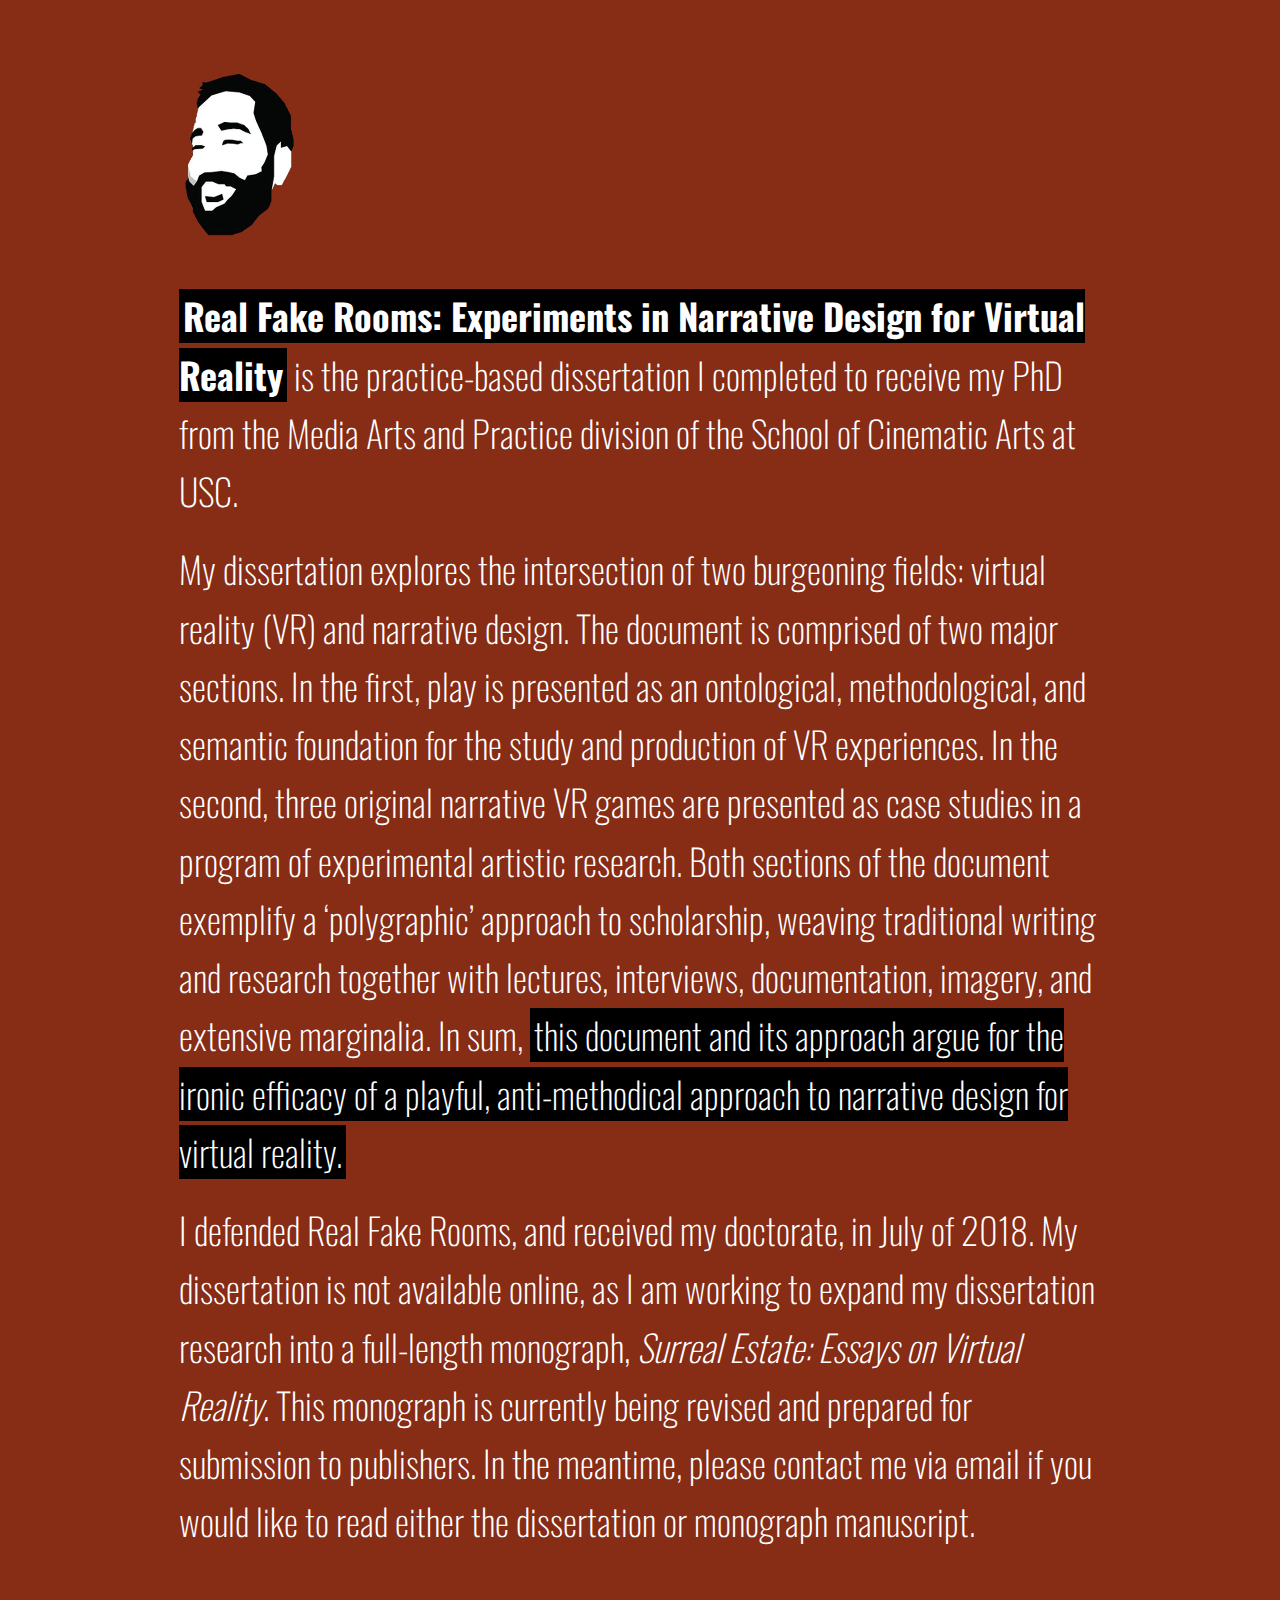
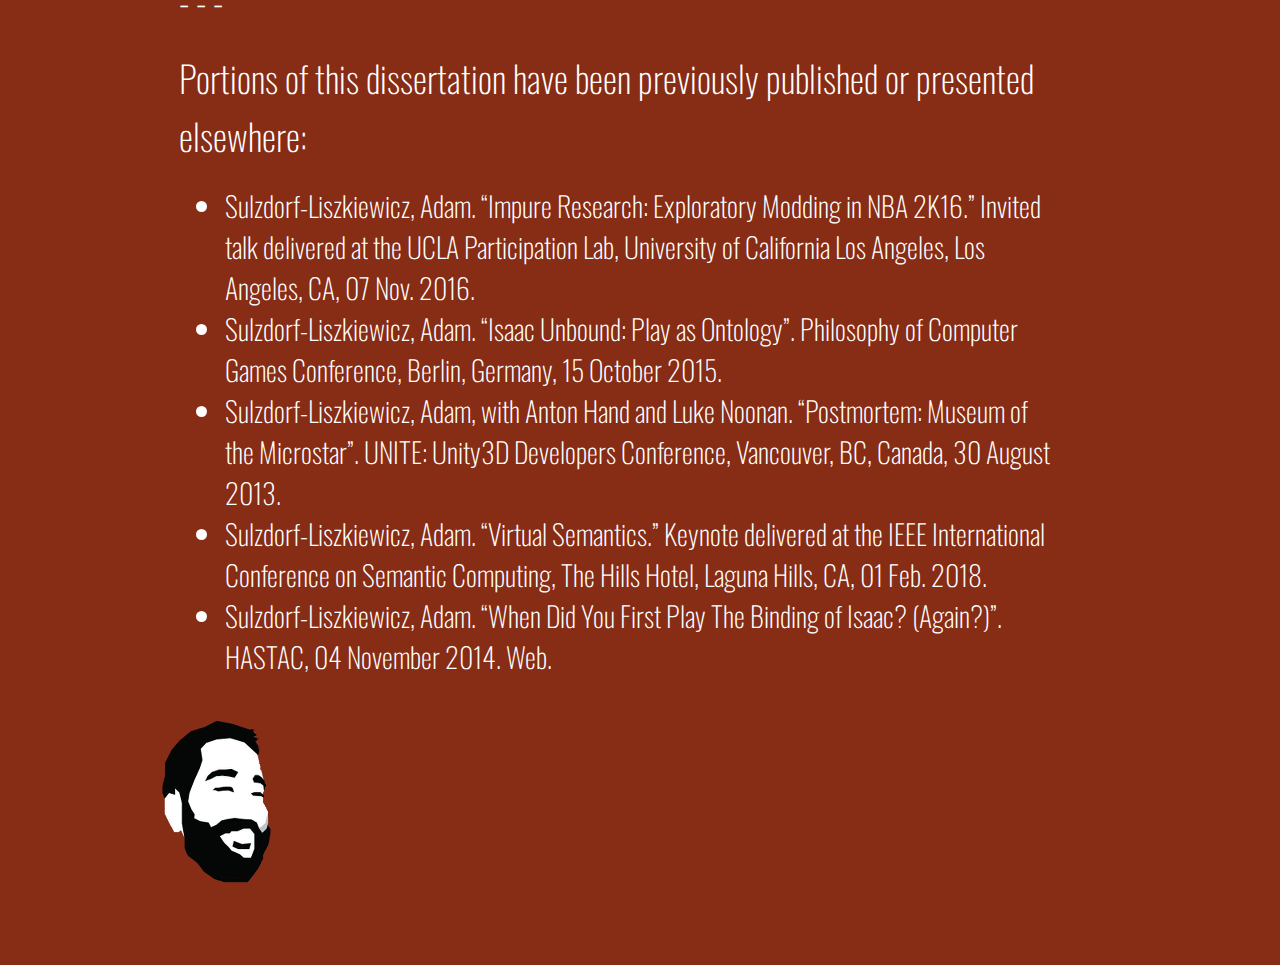
<file: projects/RealFake.html>
<!DOCTYPE html>
<html lang="en">

<head>
    <title>Real Fake Rooms</title>
    <meta charset="utf-8">
    <meta name="viewport" content="width=device-width, initial-scale=1">
    <!--<link rel="stylesheet" type="text/css" href="https://cloud.typography.com/69386/6460372/css/fonts.css">-->
    <link href="https://fonts.googleapis.com/css?family=Open+Sans|Oswald&display=swap" rel="stylesheet">
    <link rel="stylesheet" type="text/css" href="../css/style.css">
    <meta name="description" content="Add project description here">
</head>

<!--<body class="work skinner">-->
<body>
<a name="top"></a>
<div class="margins">
    <main>
        <p>
        <a class="internal" href="../index.html"><img src="../img/headBack.png" alt="Adam"></a>
        </p>
        <!--Logline-->
        <p class="marginsInterior"><span class="highlight" style="font-weight: 700;"">Real Fake Rooms: Experiments in Narrative Design for Virtual Reality</span> is the practice-based dissertation I completed to receive my PhD from the <a href="https://map.usc.edu">Media Arts and Practice</a> division of the School of Cinematic Arts at USC.
        </p>

        <!--Project Description: Meaning and Context-->
        <p class="marginsInterior">
        My dissertation explores the intersection of two burgeoning fields: virtual reality (VR) and narrative design. The document is comprised of two major sections. In the first, play is presented as an ontological, methodological, and semantic foundation for the study and production of VR experiences. In the second, three original narrative VR games are presented as case studies in a program of experimental artistic research. Both sections of the document exemplify a ‘polygraphic’ approach to scholarship, weaving traditional writing and research together with lectures, interviews, documentation, imagery, and extensive marginalia. In sum, <span class="highlight">this document and its approach argue for the ironic efficacy of a playful, anti-methodical approach to narrative design for virtual reality.</span>
        </p>

       <!--Project Description: What you did, and the state of the project-->
        <p class="marginsInterior">I defended </i>Real Fake Rooms</i>, and received my doctorate, in July of 2018. My dissertation is not available online, as I am working to expand my dissertation research into a full-length monograph, <i>Surreal Estate: Essays on Virtual Reality</i>. This monograph is currently being revised and prepared for submission to publishers. In the meantime, please contact me via email if you would like to read either the dissertation or monograph manuscript.
        </p>

        <!-- Video embed test. You want the video to scale responsively. Use this: https://embedresponsively.com/ -->

        <!-- This is the place for lists of exhibitions, publications, awards, etc. Should probably use bullet points. -->
        <p class="marginsInterior">
        - - -
        </p>
        <p class="marginsInterior">
        Portions of this dissertation have been previously published or presented elsewhere:
        </p>
        <div class="marginsInterior">
        <p>
            <ul class="marginsInterior">
              <li>Sulzdorf-Liszkiewicz, Adam. “Impure Research: Exploratory Modding in NBA 2K16.” Invited talk delivered at the UCLA Participation Lab, University of California Los Angeles, Los Angeles, CA, 07 Nov. 2016.</li>
              <li>Sulzdorf-Liszkiewicz, Adam. <a href="https://www.youtube.com/watch?v=Zm5OiBRKyj4&feature=youtu.be">“Isaac Unbound: Play as Ontology”</a>. Philosophy of Computer Games Conference, Berlin, Germany, 15 October 2015.</li>
              <li>Sulzdorf-Liszkiewicz, Adam, with Anton Hand and Luke Noonan. <a href="https://www.youtube.com/watch?v=8iVOf4RE8N0&feature=youtu.be">“Postmortem: Museum of the Microstar”</a>. UNITE: Unity3D Developers Conference, Vancouver, BC, Canada, 30 August 2013.</li>
              <li>Sulzdorf-Liszkiewicz, Adam. “Virtual Semantics.” Keynote delivered at the IEEE International Conference on Semantic Computing, The Hills Hotel, Laguna Hills, CA, 01 Feb. 2018.</li>
              <li>Sulzdorf-Liszkiewicz, Adam. <a href="https://www.hastac.org/blogs/adamsl/2014/11/04/when-did-you-first-play-binding-isaac-again">“When Did You First Play The Binding of Isaac? (Again?)”</a>. HASTAC, 04 November 2014. Web.</li>
            </ul>
        </p>
        </div>

        <!-- Add a quote if you've got a relevant one here. -->

    <!-- Head as button leading to top of page. -->
        <p>
        <a class="internal" href="#top"><img src="../img/head.png" alt="Adam"></a>
        </p>
    </main>
    <script type="text/javascript" src="../js/slide.js"></script>
</div>
</body>

</html>
</file>
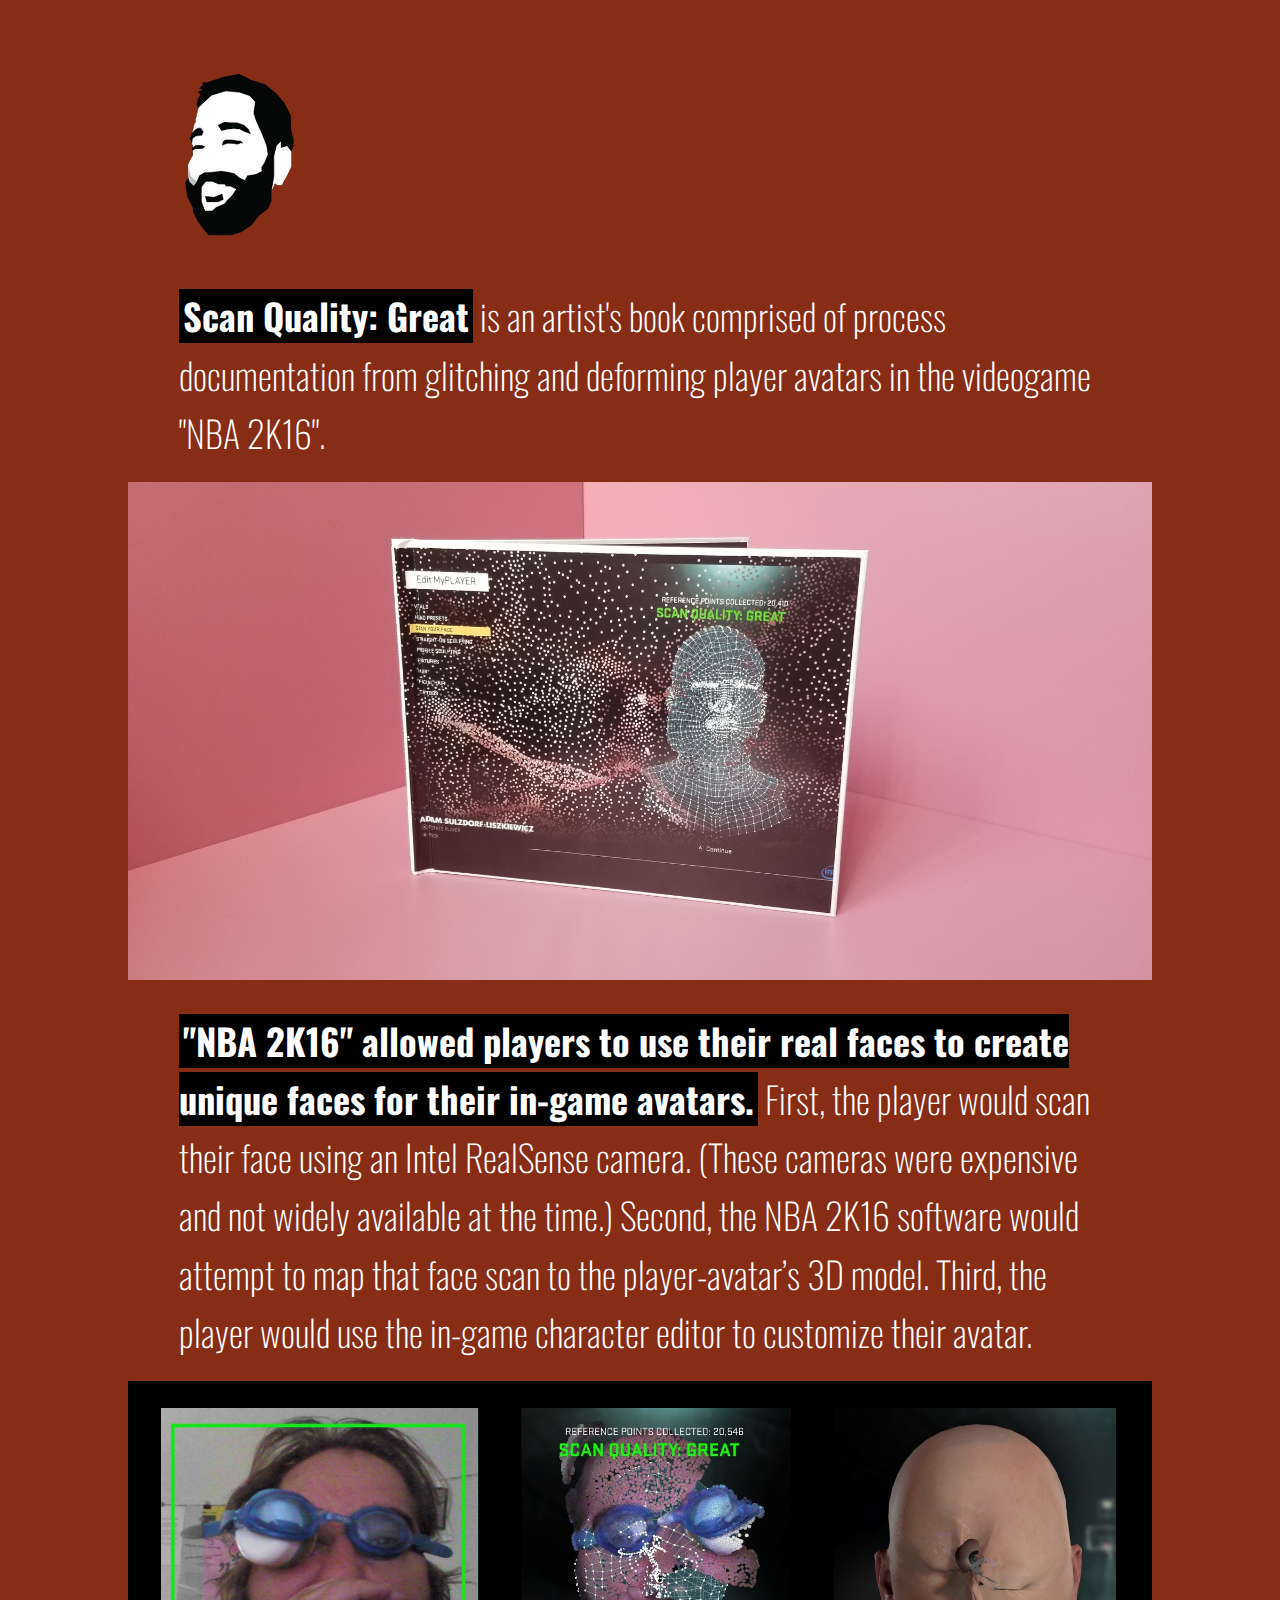
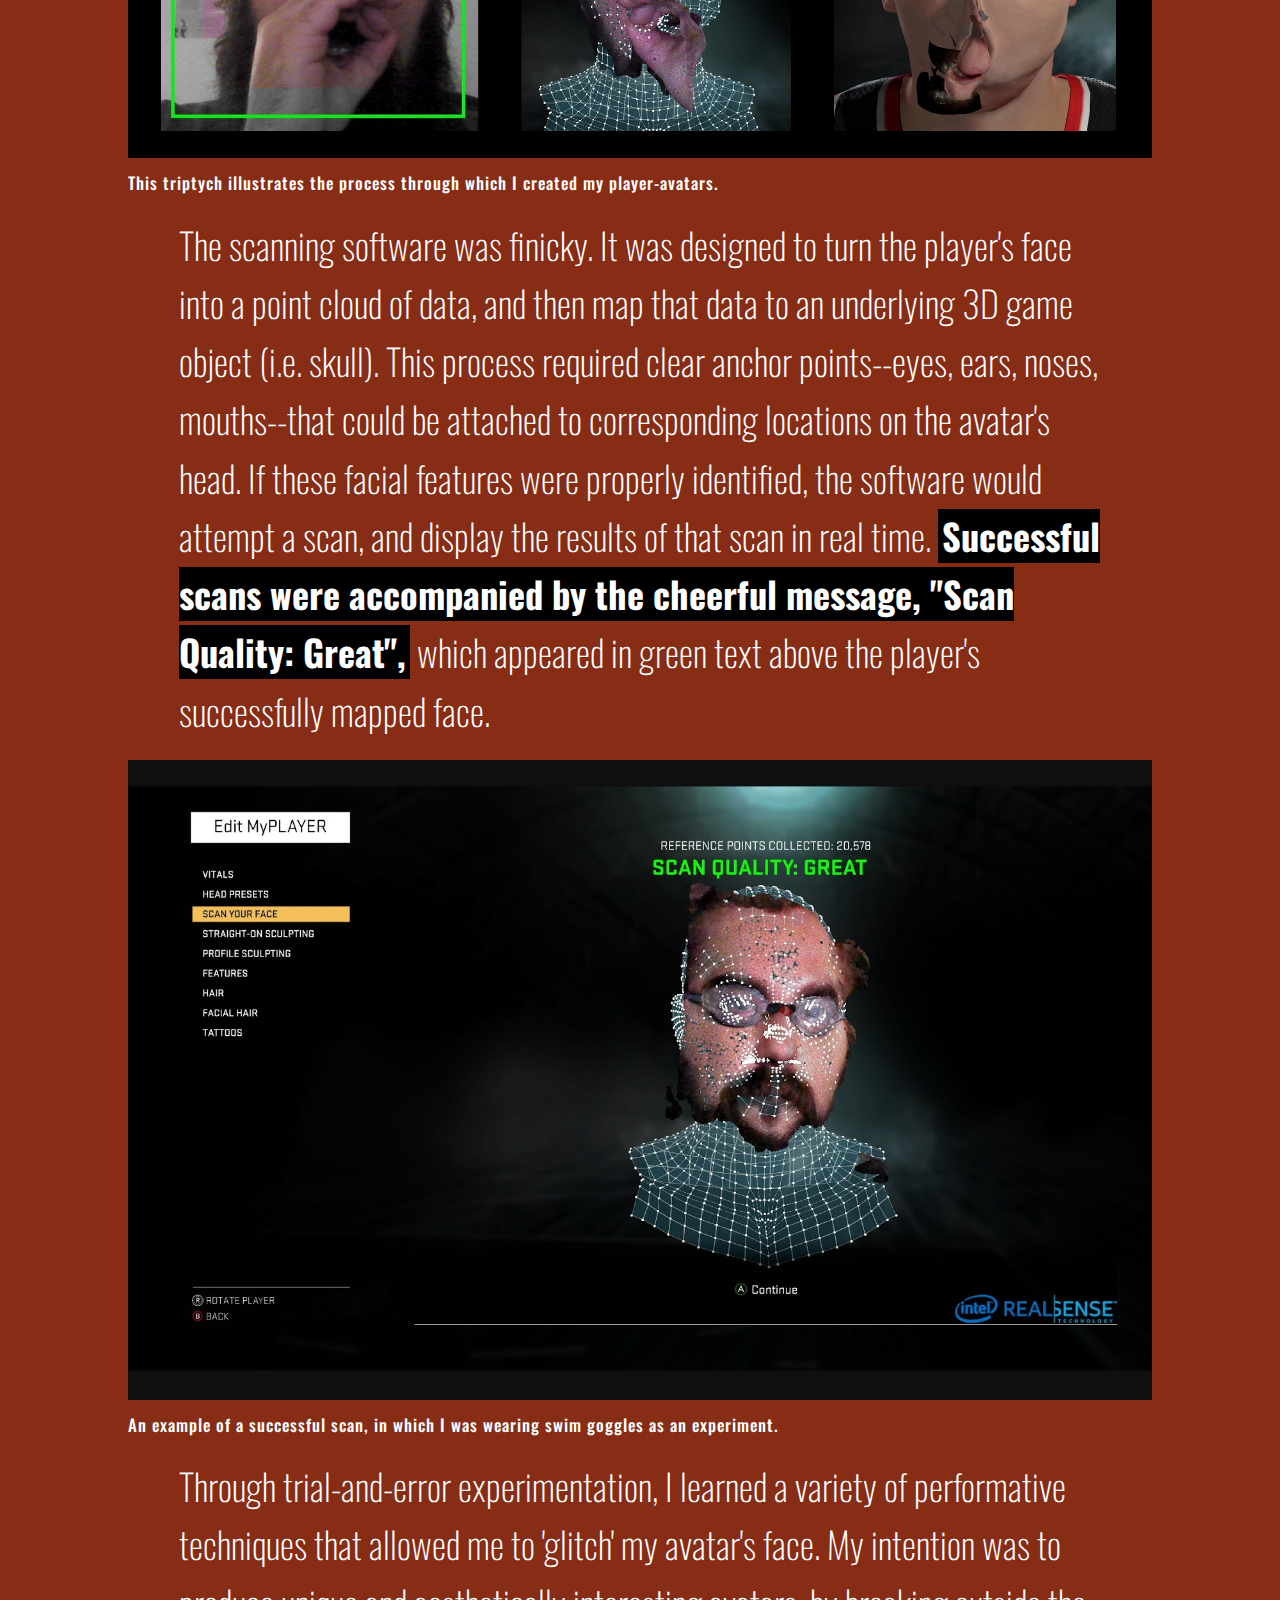
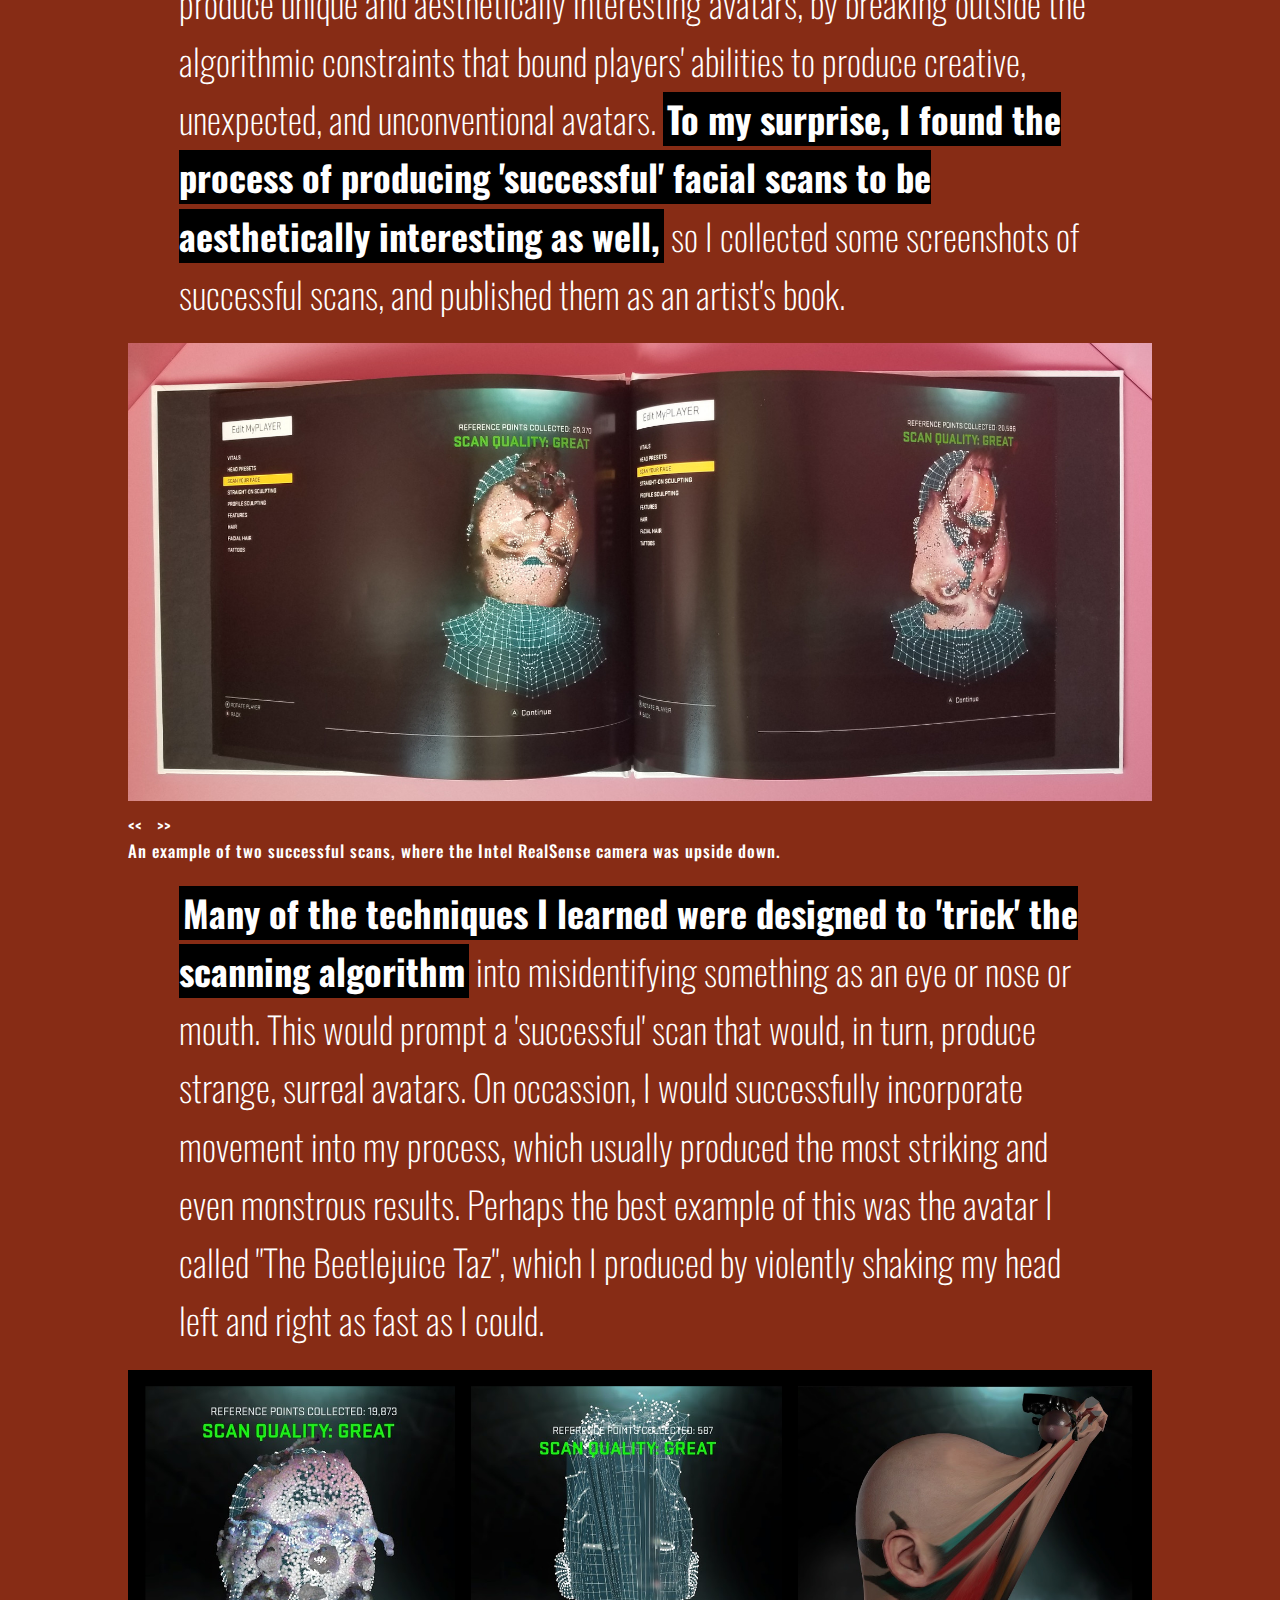
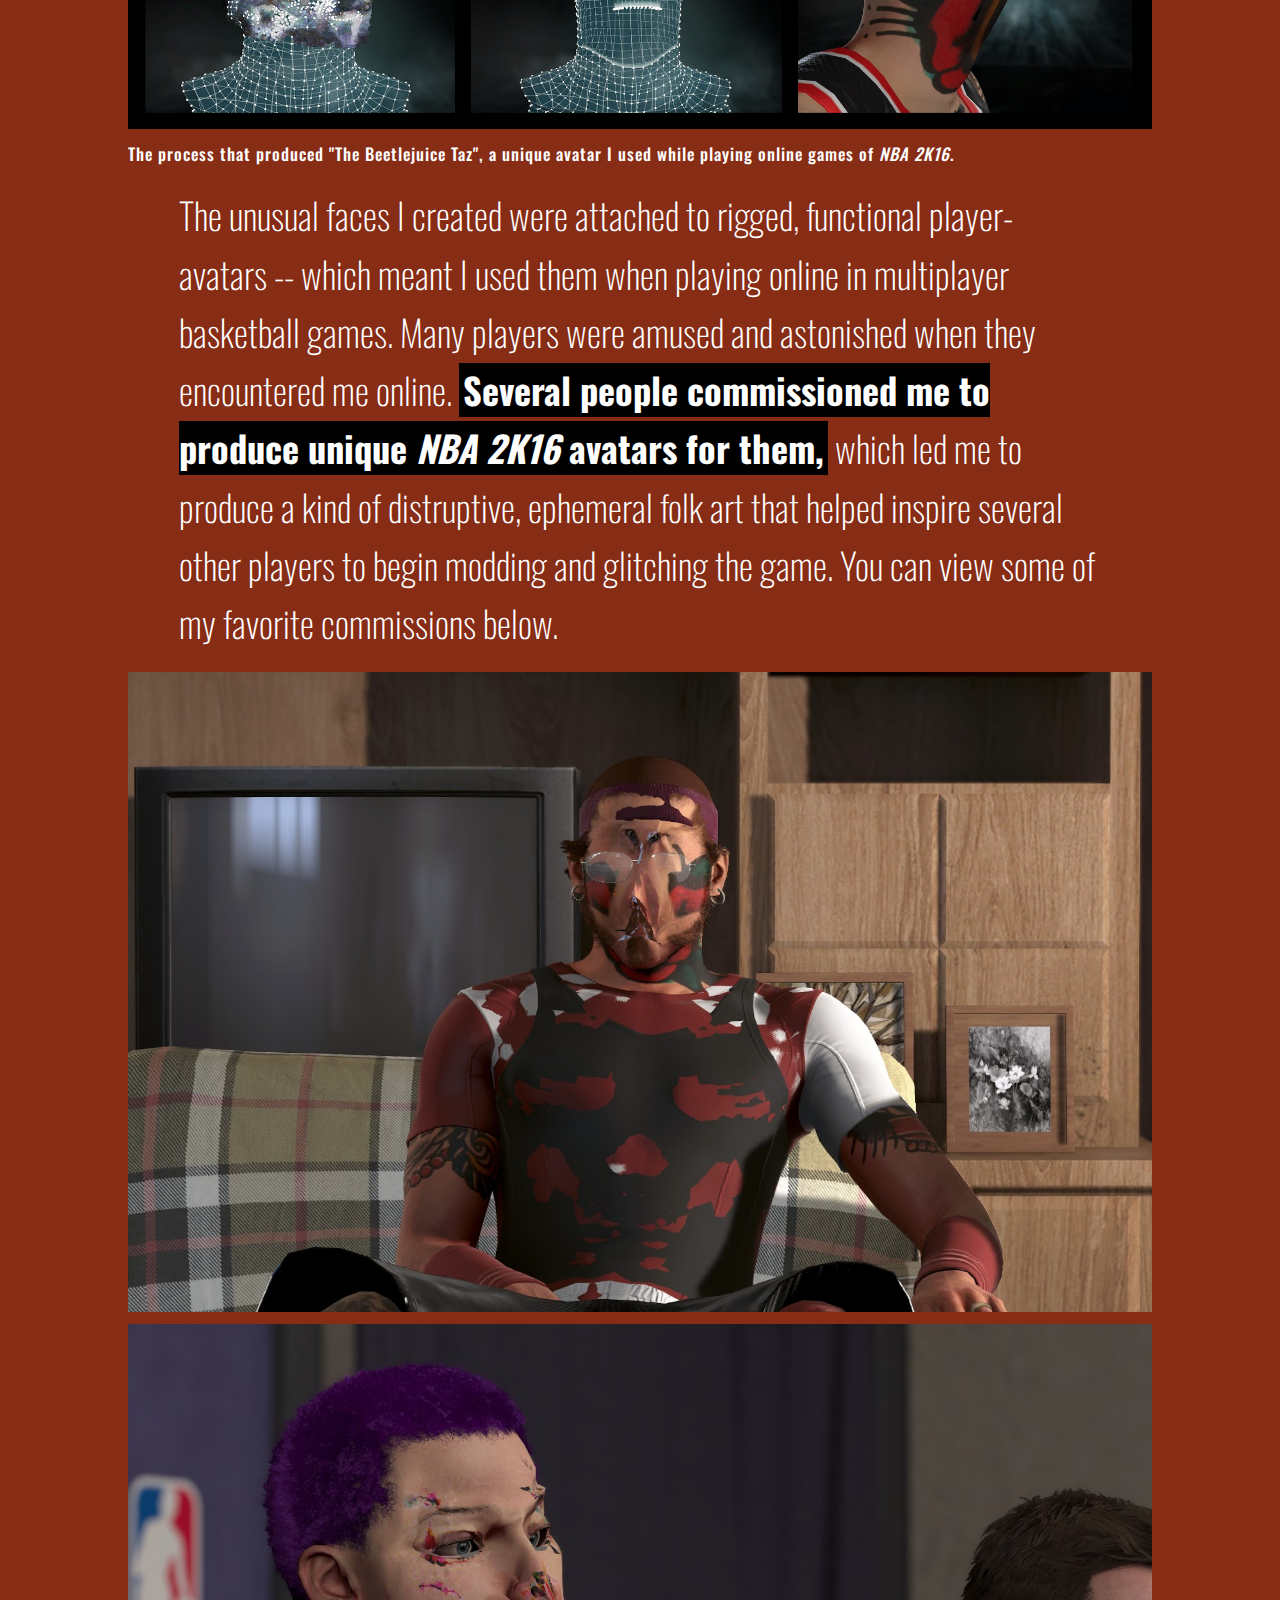
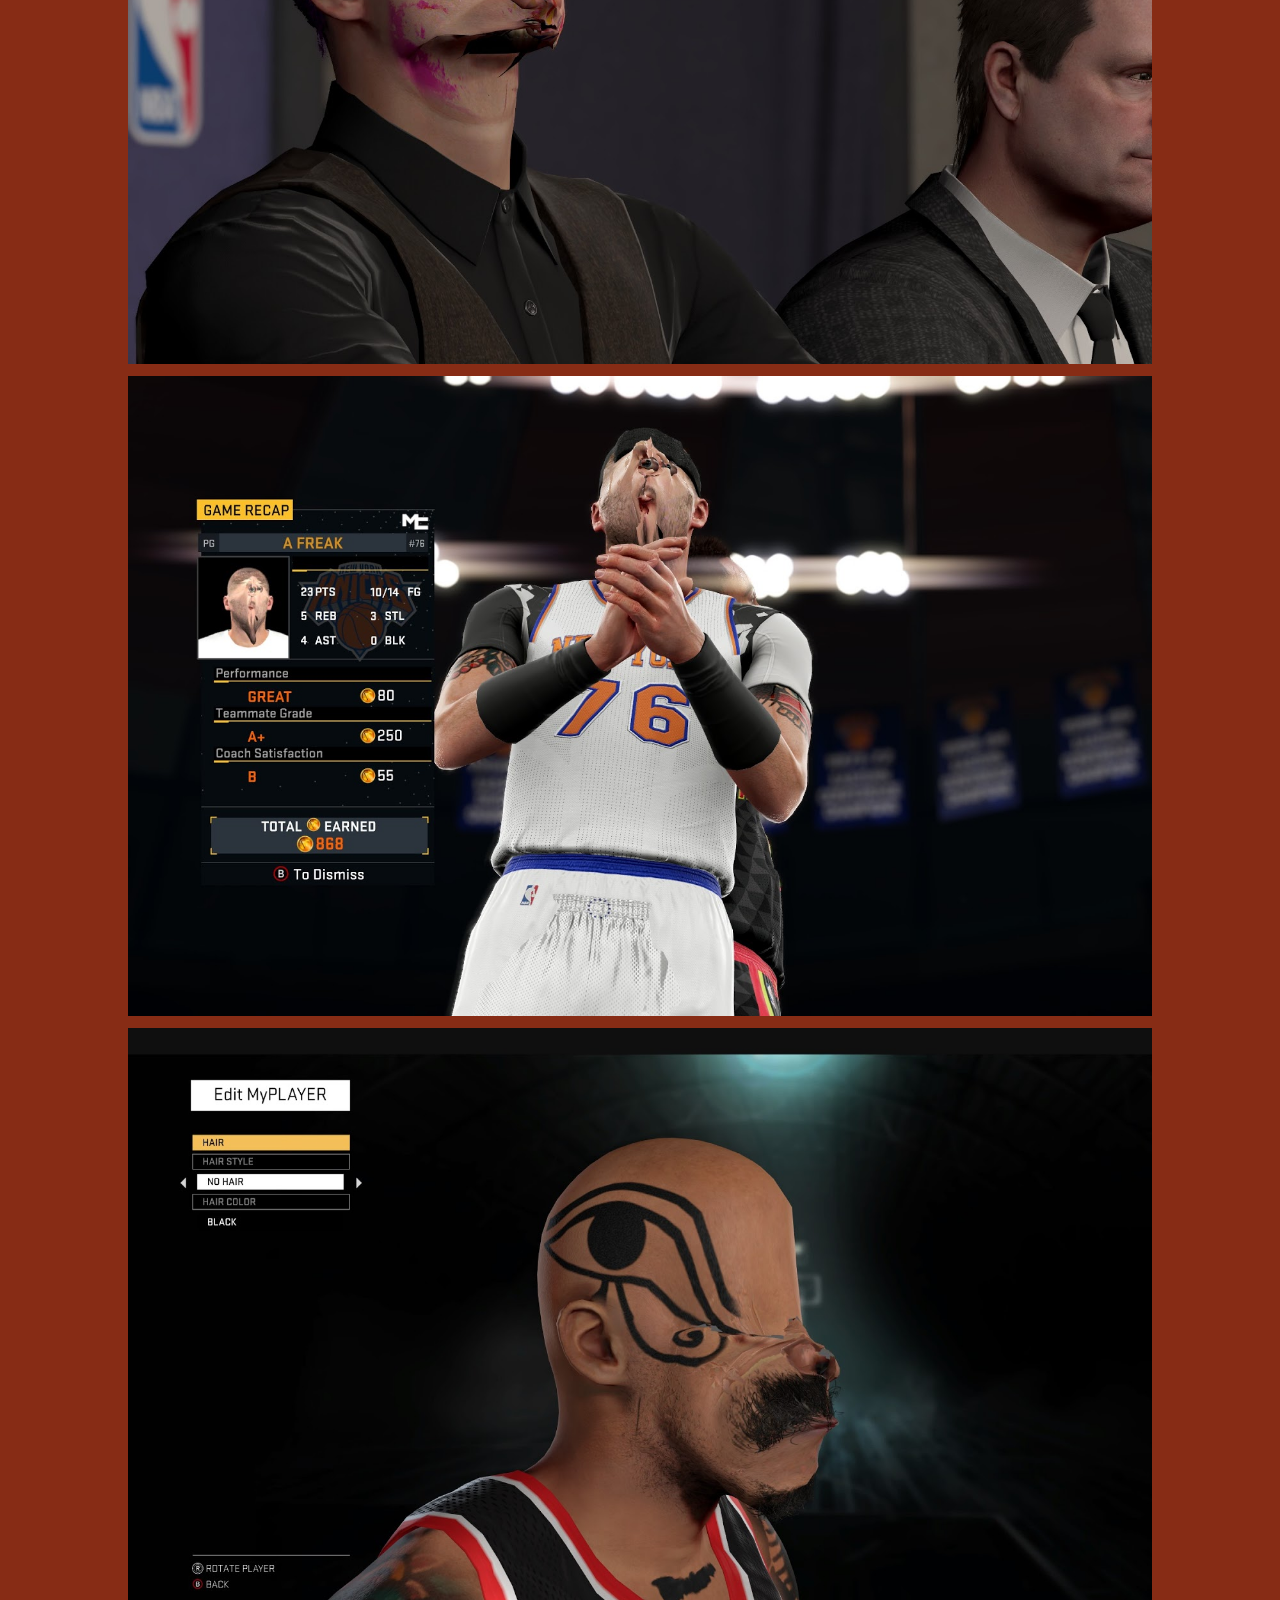
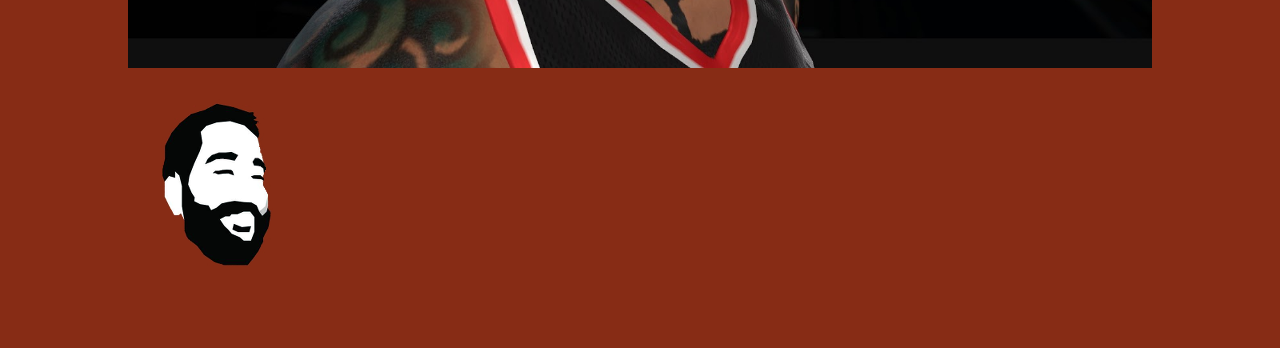
<file: projects/Scan.html>
<!DOCTYPE html>
<html lang="en">

<head>
    <title>Scan Quality: Great</title>
    <meta charset="utf-8">
    <meta name="viewport" content="width=device-width, initial-scale=1">
    <!--<link rel="stylesheet" type="text/css" href="https://cloud.typography.com/69386/6460372/css/fonts.css">-->
    <link href="https://fonts.googleapis.com/css?family=Open+Sans|Oswald&display=swap" rel="stylesheet">
    <link rel="stylesheet" type="text/css" href="../css/style.css">
    <meta name="description" content="Add project description here">
    <link rel="icon" type="image/png" href="../img/icon.png" />
</head>

<!--<body class="work skinner">-->
<body>
<a name="top"></a>
<div class="margins">
    <main>
        <p>
        <a class="internal" href="../index.html"><img src="../img/headBack.png" alt="Adam"></a>
        </p>
        <!--Logline-->
        <p class="marginsInterior"><span class="highlight" style="font-weight: 700;">Scan Quality: Great</span> is an artist's book comprised of process documentation from glitching and deforming player avatars in the videogame "NBA 2K16". 
        </p>
        <figure><img src="../img/Scan/Scan_Front.jpg" class="responsive"></figure>

        <!--Project Description: Meaning and Context-->
        <p class="marginsInterior"><span class="highlight" style="font-weight: 700;">"NBA 2K16" allowed players to use their real faces to create unique faces for their in-game avatars.</span> First, the player would scan their face using an Intel RealSense camera. (These cameras were expensive and not widely available at the time.) Second, the NBA 2K16 software would attempt to map that face scan to the player-avatar’s 3D model. Third, the player would use the in-game character editor to customize their avatar. 
        </p>
        <figure><img src="../img/Scan/Scan_Triptych.png" class="responsive"></figure>
        <figcaption>This triptych illustrates the process through which I created my player-avatars.</figcaption>

        <p class="marginsInterior">The scanning software was finicky. It was designed to turn the player's face into a point cloud of data, and then map that data to an underlying 3D game object (i.e. skull). This process required clear anchor points--eyes, ears, noses, mouths--that could be attached to corresponding locations on the avatar's head. If these facial features were properly identified, the software would attempt a scan, and display the results of that scan in real time. <span class="highlight" style="font-weight: 700;">Successful scans were accompanied by the cheerful message, "Scan Quality: Great",</span> which appeared in green text above the player's successfully mapped face.
        </p>
        <figure><img src="../img/Scan/Scan_Success.png" class="responsive"></figure>
        <figcaption>An example of a successful scan, in which I was wearing swim goggles as an experiment.</figcaption>

        <p class="marginsInterior">Through trial-and-error experimentation, I learned a variety of performative techniques that allowed me to 'glitch' my avatar's face. My intention was to produce unique and aesthetically interesting avatars, by breaking outside the algorithmic constraints that bound players' abilities to produce creative, unexpected, and unconventional avatars. <span class="highlight" style="font-weight: 700;">To my surprise, I found the process of producing 'successful' facial scans to be aesthetically interesting as well,</span> so I collected some screenshots of successful scans, and published them as an artist's book.
        </p>

        <!-- Adding an image carousel here. Includes captions.-->
        <figure class="slide" onClick="slide(1)"><img style="height: 100%; width: 100%; object-fit: contain" src="../img/Scan/Scan01.jpg">
            <figcaption>
                <nav>
                    <a onClick="slide(-1)">
                        <<</a><span>&nbsp;&nbsp;&nbsp;</span><a onClick="slide(1)">>></a></nav>
                        An example of two successful scans, where the Intel RealSense camera was upside down.
                        </figcaption>
                        <!--
                        <span class="title">Akio Calibo</span> - <span class="line">3,298 lines using pen tablet</span> - <span class="line">Inkjet Print</span> - <span class="line">45in. x 70.5in</span> - <span class="line">2017</span></figcaption>
                        -->
        </figure>
        <figure class="slide no-margin" onClick="slide(1)"><img style="height: 100%; width: 100%; object-fit: contain" src="../img/Scan/Scan02.jpg">
            <figcaption>
                <nav>
                    <a onClick="slide(-1)">
                        <<</a><span>&nbsp;&nbsp;&nbsp;</span><a onClick="slide(1)">>></a></nav>
                        Two more successful scans, in which I used a variety of props and techniques to cover parts of my face.
                        </figcaption>
        </figure>
        <figure class="slide no-margin" onClick="slide(1)"><img style="height: 100%; width: 100%; object-fit: contain" src="../img/Scan/Scan03.jpg">
            <figcaption>
                <nav>
                    <a onClick="slide(-1)">
                        <<</a><span>&nbsp;&nbsp;&nbsp;</span><a onClick="slide(1)">>></a></nav>
                        Over time, I learned how to 'fool' the scanning algorithm into thinking something was an 'anchor point' (e.g. eye, mouth, nose).
                        </figcaption>
        </figure>

       <!--Project Description: What you did, and the state of the project-->
        <p class="marginsInterior"><span class="highlight" style="font-weight: 700;">Many of the techniques I learned were designed to 'trick' the scanning algorithm</span> into misidentifying something as an eye or nose or mouth. This would prompt a 'successful' scan that would, in turn, produce strange, surreal avatars. On occassion, I would successfully incorporate movement into my process, which usually produced the most striking and even monstrous results. Perhaps the best example of this was the avatar I called "The Beetlejuice Taz", which I produced by violently shaking my head left and right as fast as I could.
        </p>
        <figure><img src="../img/Scan/Scan_Taz.png" class="responsive"></figure>
        <figcaption>The process that produced "The Beetlejuice Taz", a unique avatar I used while playing online games of <i>NBA 2K16</i>.</figcaption>

        <p class="marginsInterior">The unusual faces I created were attached to rigged, functional player-avatars -- which meant I used them when playing online in multiplayer basketball games. Many players were amused and astonished when they encountered me online. <span class="highlight" style="font-weight: 700;">Several people commissioned me to produce unique <i>NBA 2K16</i> avatars for them,</span> which led me to produce a kind of distruptive, ephemeral folk art that helped inspire several other players to begin modding and glitching the game. You can view some of my favorite commissions below. 
        </p>
        <figure><img src="../img/Scan/Scan_Art01.png" class="responsive"></figure>
        <figure><img src="../img/Scan/Scan_Art02.png" class="responsive"></figure>
        <figure><img src="../img/Scan/Scan_Art03.png" class="responsive"></figure>
        <figure><img src="../img/Scan/Scan_Art04.png" class="responsive"></figure>

        <!-- Bug testing 

        <figure class="slide" onClick="slide(1)"><img style="height: 100%; width: 100%; object-fit: contain" src="../img/Scan/Scan_Art01.png">
            <figcaption>
                <nav>
                    <a onClick="slide(-1)">
                        <<</a><span>&nbsp;&nbsp;&nbsp;</span><a onClick="slide(1)">>></a></nav>
                        Commission.
                        </figcaption>

        </figure>
        <figure class="slide no-margin" onClick="slide(1)"><img style="height: 100%; width: 100%; object-fit: contain" src="../img/Scan/Scan_Art02.png">
            <figcaption>
                <nav>
                    <a onClick="slide(-1)">
                        <<</a><span>&nbsp;&nbsp;&nbsp;</span><a onClick="slide(1)">>></a></nav>
                        Another commission.
                        </figcaption>
        </figure>
        <figure class="slide no-margin" onClick="slide(1)"><img style="height: 100%; width: 100%; object-fit: contain" src="../img/Scan/Scan_Art03.png">
            <figcaption>
                <nav>
                    <a onClick="slide(-1)">
                        <<</a><span>&nbsp;&nbsp;&nbsp;</span><a onClick="slide(1)">>></a></nav>
                        A third commission.
                        </figcaption>
        </figure>
        <figure class="slide no-margin" onClick="slide(1)"><img style="height: 100%; width: 100%; object-fit: contain" src="../img/Scan/Scan_Art04.png">
            <figcaption>
                <nav>
                    <a onClick="slide(-1)">
                        <<</a><span>&nbsp;&nbsp;&nbsp;</span><a onClick="slide(1)">>></a></nav>
                        A fourth commission.
                        </figcaption>
        </figure>

        -->

    <!-- Head as button leading to top of page. -->
        <p>
        <a class="internal" href="#top"><img src="../img/head.png" alt="Adam"></a>
        </p>
    </main>
    <script type="text/javascript" src="../js/slide.js"></script>
</div>
</body>

</html>
</file>
<file: css/style.css>
* {
  padding: 0;
  margin: 0;
}
address {
  font-style: normal;
}
abbr,
a {
  text-decoration: none;
}
a:hover {
  color: #FFD100;
  /*
  padding: 0 0.6rem 0.4rem 0.6rem;
  border: 2px solid #000;
  */
}

h1,
h2,
h3,
h4,
h5,
h6,
address {
  font-style: normal;
}
:focus {
  outline: 0;
}
a {
  color: inherit;
  cursor: pointer;
}
html,
body {
  color: #fff;
  background-color: #872c15;
  /* background-color: #18453B; */ /* MSU green*/
  /* background-color: #2774AE; */
  /* background-color: #e54831; */
}
html {
  font-size: 16px;
  /*font-family: 'Ideal Sans A', 'Ideal Sans B', verdana, sans-serif;*/
  font-family: 'Oswald', 'Open Sans', sans-serif;
  font-style: normal;
}
@media (min-width: 600px) {
  html {
    font-size: 14px;
  }
}
h1,
h2,
h3,
h4,
h5,
h6,
.sm,
time {
  font-size: 1rem;
  font-weight: 400;
  letter-spacing: 1px;
  line-height: 2.5;
}
figcaption {
  /*padding-top: 4px;*/
  font-size: 1.2rem;
  font-weight: 400;
  letter-spacing: 1px;
  line-height: 1.5;
}
h3{
  padding-left: 4px;
  padding-right: 4px;
  color: #fff;
  background-color: #000;
  /* background-color: #FFD100; */
  text-transform: uppercase;
  /*display: inline-block;*/
}
.sm {
  color: #fff;
  /* color: #18453B; */
  background-color: #000;
  /* background-color: #003B5C; */
}
@media (min-width: 600px) {
  h1,
  h2,
  h3,
  h4,
  h5,
  h6,
  figcaption,
  .sm,
  time {
    font-weight: 500;
  }
}
p,
address {
  font-size: 2rem;
  font-weight: 200;
  line-height: 1.6;
}
@media (min-width: 600px) {
  p,
  address {
    font-weight: 200;
    font-size: 3.5rem;
  }
}
.home main {
  position: relative;
  margin: 3rem 1rem 10rem 1rem;
}
.home main p,
.home main h3,
.home main address,
.home main time,
.home main abbr {
  z-index: 1;
}
@media (min-width: 600px) {
  .home main {
    margin-top: 3rem;
    display: grid;
    grid-column-gap: 2rem;
    align-items: end;
    grid-template-columns: 22% 1fr;
  }
}

.home a:not(.internal) {
  cursor: ne-resize;
}
@media (min-width: 600px) {
  .home p,
  .home address {
    grid-column: 2;
  }
}
.home .mz-img,
.home .bcns-img,
.home .sgeda-img {
  display: none;
  position: absolute;
  height: auto;
  z-index: 0;
}
.home h3 {
  margin-top: 2rem;
}
@media (min-width: 600px) {
  .home h3 {
    margin-top: 5rem;
    grid-column: 1;
    justify-self: end;
    position: relative;
    top: -5rem;
  }
}
.home time {
  display: none;
}
@media (min-width: 600px) {
  .home time {
    display: inline;
  }
}
.home time,
.home .sm {
  margin-left: 1rem;
}
@media (min-width: 600px) {
  .home time,
  .home .sm {
    position: relative;
    bottom: 1rem;
  }
}
.home address .sm {
  margin-right: 1rem;
}
.work main {
  margin: 1rem 1rem 10rem 1rem;
}
@media (min-width: 600px) {
  .work main {
    margin: 4vh 4vw 10vh 4vw;
  }
}
.work h2,
.work figcaption {
  margin-top: 1rem;
  margin-bottom: 2rem;
  line-height: 1.5;
}
.work h2 .title,
.work figcaption .title {
  font-style: italic;
}
.work h2 .line:before,
.work figcaption .line:before {
  content: '';
  display: block;
}
@media (min-width: 600px) {
  .work h2 .line:before,
  .work figcaption .line:before {
    display: inline;
    content: ' - ';
  }
}
@media (min-width: 800px) {
  .work p {
    width: 70%;
  }
}
@media (min-width: 1800px) {
  .work p {
    width: 40%;
  }
}
/*.work p a {
  padding: 0 0.6rem 0.4rem 0.6rem;
  border: 1px solid #000;
}*/
.work a:not(.internal) {
  cursor: ne-resize;
}
.work .slide {
  cursor: e-resize;
  display: block;
}
.skinner main {
  margin: 0;
  margin-bottom: 10vh;
  overflow-x: hidden;
}
.skinner main h2,
.skinner main p {
  margin-left: 1rem;
  margin-right: 1rem;
}
@media (min-width: 600px) {
  .skinner main h2,
  .skinner main p {
    margin-left: 4vw;
    margin-right: 4vw;
  }
}
.skinner main figure {
  width: 100vw;
  margin: -1vw auto 0 0;
}
@media (min-width: 600px) {
  .skinner main figure {
    margin-top: 1vh;
    margin-left: 3vw;
  }
}
@media (min-width: 600px) {
  .skinner main figure {
    max-width: 600px;
  }
}
.skinner main figure img {
  width: 100%;
  height: auto;
}
.sticks figure {
  max-width: 788px;
}
.sticks figure img {
  width: 100%;
  height: auto;
}
.praise .old-school-grid {
  max-width: 800px;
  vertical-align: top;
  letter-spacing: -0.31em;
  font-size: 0;
}
.praise .old-school-grid figure {
  display: inline-block;
  letter-spacing: normal;
  width: 33.333333333333336%;
}
@media (min-width: 600px) {
  .praise .old-school-grid figure {
    width: 20%;
  }
}
.praise .old-school-grid figure img {
  width: 100%;
  height: auto;
}
.hokkaido h2 {
  margin-bottom: 0.5rem;
}
.hokkaido .flex {
  letter-spacing: -0.31em;
  font-size: 0;
  display: flex;
  flex-wrap: wrap;
  margin-top: 3rem;
}
@media (min-width: 600px) {
  .hokkaido .flex {
    width: 80%;
  }
}
@media (min-width: 1800px) {
  .hokkaido .flex {
    width: 50%;
  }
}
.hokkaido figure {
  width: 40px;
  padding: 0 10px 10px 0;
}
.hokkaido figure img {
  width: 100%;
  height: auto;
}
@media (min-width: 600px)
  .hokkaido figure {
    width: 60px;
  }
}
@media (min-width: 1800px) {
  .hokkaido figure {
    padding: 0 20px 20px 0;
  }
}
.sgeda main {
  overflow-x: hidden;
}
.sgeda figure {
  max-width: 709px;
}
.sgeda img {
  width: 116%;
  height: auto;
  margin: -4% -8% -8% -8%;
}

/* Margins and White Space */
.margins {
  margin: 50px 10% 50px 10%;
  font-size: 3rem;
}
.spacer-after-nav {margin-top: 150px;}
.ending-spacer {margin-bottom: 300px;}

@media (max-width: 600px) {
  .margins p {
    font-size: 1.8rem;
  }
}

.margins a:not(.internal) {
  cursor: ne-resize;
}

/*
.margins .slide {
  cursor: e-resize;
  display: block;
}
*/

.marginsInterior {
  margin: 20px 05% 20px 05%;
  font-size: 2.6rem;
}

.marginsInterior blockquote {
  margin: 50px 0 50px 0;
  font-size: 2rem;
  font-style: italic;
  font-weight: 100;
}

.marginsInterior li {
  font-size: 2rem;
  font-weight: 200;
}

@media (max-width: 600px) {
  .marginsInterior p {
    font-size: 2rem;
  }
  .marginsInterior blockquote {
    font-size: 1.5rem;
  }
  .marginsInterior li {
    font-size: 1.5rem;
  }
}

/* Responsive images */

.responsive {
  width: 100%;
  height: auto;
}

/* Style important sentences to stand out. */
.highlight {
  padding-left: 4px;
  padding-right: 4px;
  color: #fff;
  background-color: #000;
  /* background-color: #003B5C; */
}
.highlight a:hover {
  background-color: #000000;
}

/* Extra space above some captions */
.captionSpace {
  padding-top: 10px;
}
</file>
